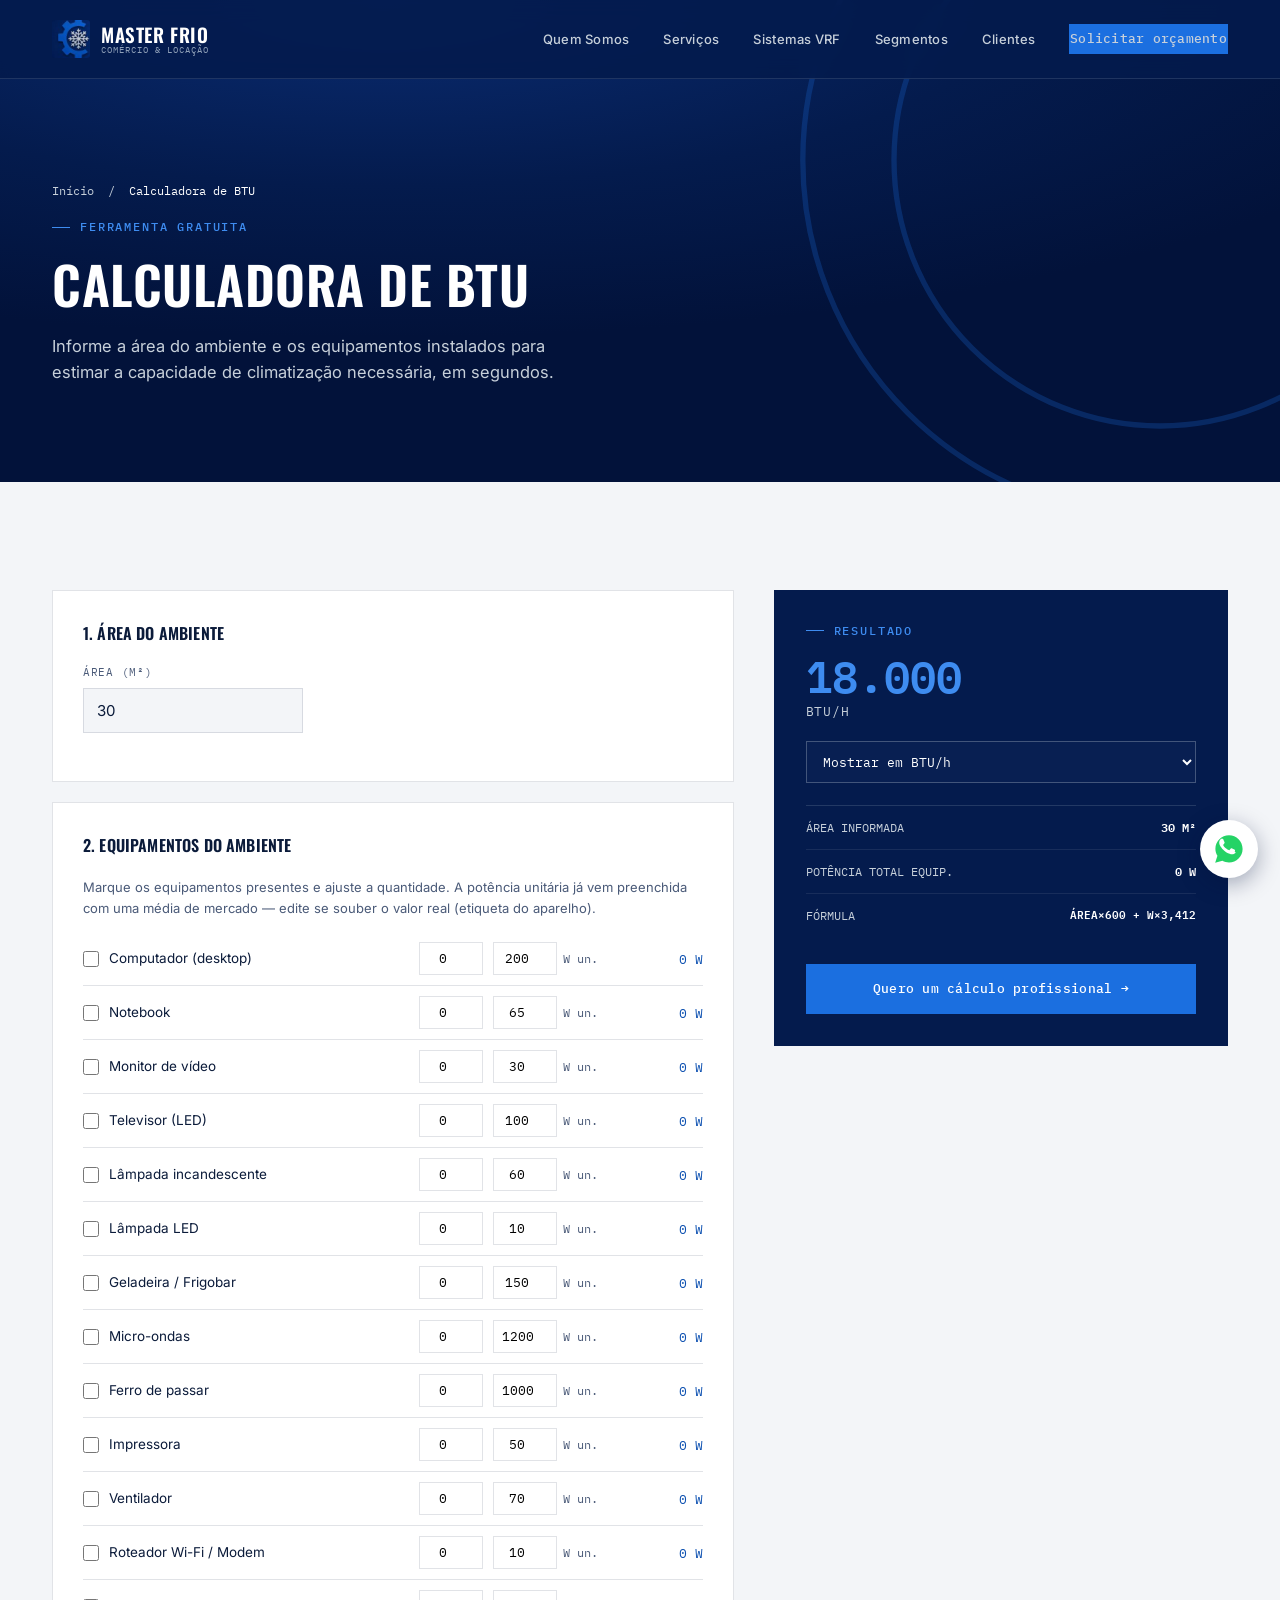
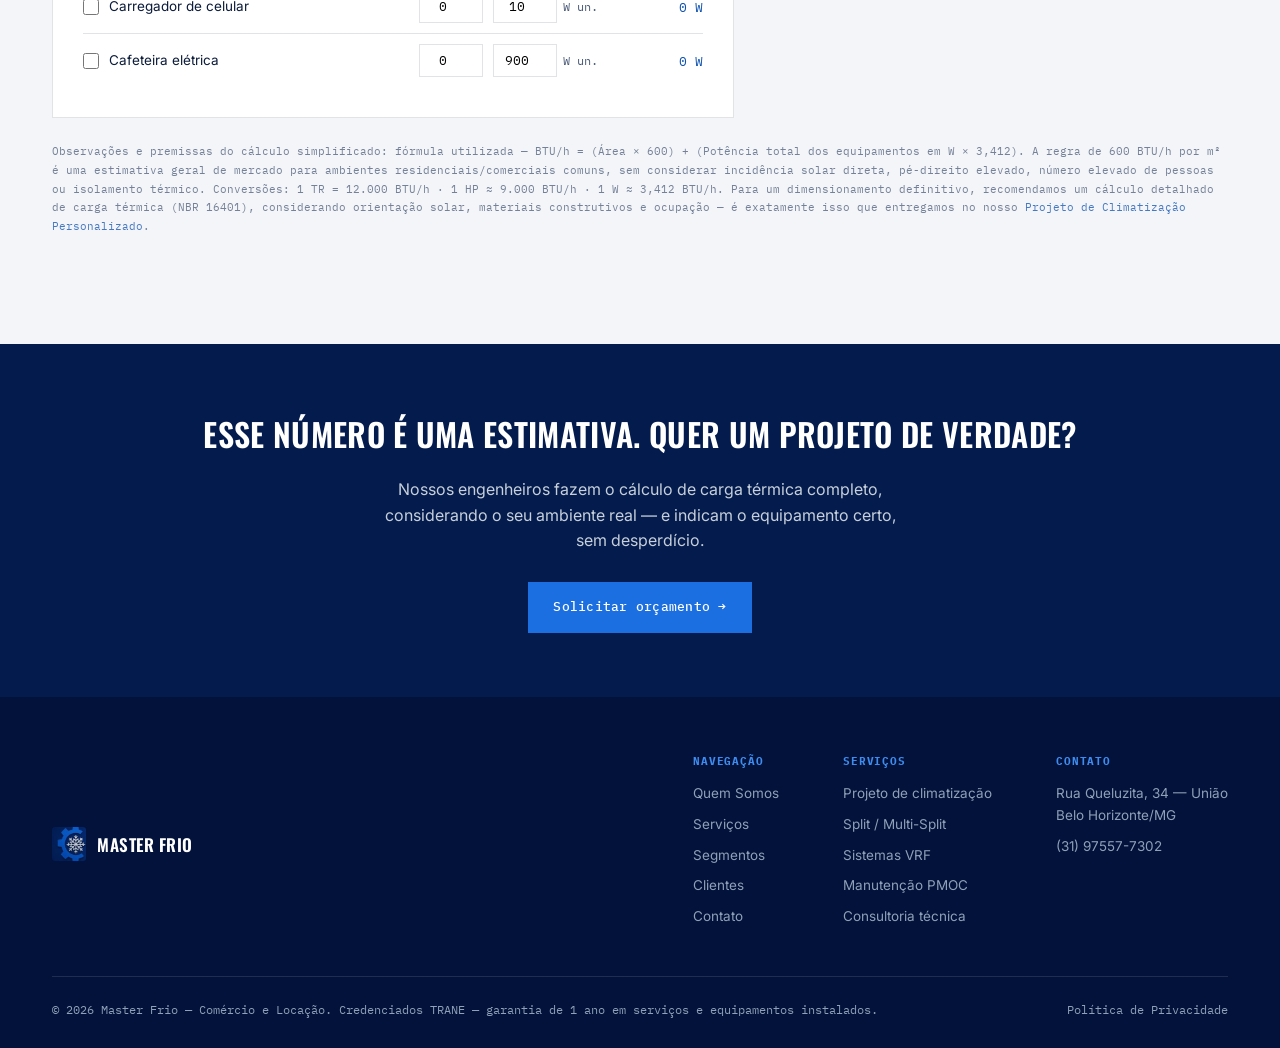
<file: calculadora-btu.html>
<!DOCTYPE html>
<html lang="pt-BR">
<head>
<meta charset="UTF-8">
<meta name="viewport" content="width=device-width, initial-scale=1.0">
<title>Calculadora de BTU Online — Master Frio</title>
<meta name="description" content="Calcule gratuitamente a capacidade de BTU/h necessária para climatizar seu ambiente, com base na área e nos equipamentos instalados. Ferramenta da Master Frio.">
<link rel="canonical" href="https://masterfrio.com.br/calculadora-btu.html">
<meta name="robots" content="index, follow">
<meta property="og:type" content="website">
<meta property="og:title" content="Calculadora de BTU Online — Master Frio">
<meta property="og:description" content="Calcule gratuitamente quantos BTUs seu ambiente precisa, com base na área e nos equipamentos instalados.">
<meta property="og:locale" content="pt_BR">
<link rel="icon" href="[data-uri]">
<link rel="preconnect" href="https://fonts.googleapis.com">
<link rel="preconnect" href="https://fonts.gstatic.com" crossorigin>
<link href="https://fonts.googleapis.com/css2?family=Oswald:wght@400;500;600;700&family=Inter:wght@400;500;600;700&family=IBM+Plex+Mono:wght@400;500;600&display=swap" rel="stylesheet">
<link rel="stylesheet" href="assets/styles.css">
<script type="application/ld+json">
{
  "@context": "https://schema.org",
  "@type": "WebApplication",
  "name": "Calculadora de BTU — Master Frio",
  "applicationCategory": "UtilitiesApplication",
  "operatingSystem": "Web",
  "description": "Calculadora simplificada que estima a capacidade de BTU/h necessária para climatizar um ambiente, com base na área e nos equipamentos que geram calor.",
  "provider": {
    "@type": "LocalBusiness",
    "name": "Master Frio — Refrigeração, Comércio e Locação",
    "telephone": "+55-31-97557-7302"
  }
}
</script>
<style>
  .calc-wrap{display:grid; grid-template-columns:1.2fr 0.8fr; gap:40px; align-items:start;}
  @media (max-width:900px){ .calc-wrap{grid-template-columns:1fr;} }
  .calc-card{background:#fff; border:1px solid var(--line-light); padding:30px;}
  .calc-card + .calc-card{margin-top:20px;}
  .calc-card h3{font-size:16px; margin-bottom:18px; letter-spacing:0.01em; color:var(--ink);}
  .calc-field{display:flex; flex-direction:column; gap:7px; margin-bottom:18px;}
  .calc-field label{font-family:var(--mono); font-size:10.5px; text-transform:uppercase; letter-spacing:.07em; color:var(--ink-soft);}
  .calc-field input{border:1px solid var(--line-light); background:var(--paper); padding:12px 13px; font-family:var(--body); font-size:15px; color:var(--ink); max-width:220px;}
  .calc-field input:focus-visible{outline:2px solid var(--cobalt); outline-offset:0;}

  .eq-row{
    display:grid; grid-template-columns:1fr 64px 110px 90px; gap:10px; align-items:center;
    padding:10px 0; border-top:1px solid var(--line-light); font-size:13.5px;
  }
  .eq-row:first-child{border-top:none;}
  .eq-check{display:flex; align-items:center; gap:10px; color:var(--ink); cursor:pointer;}
  .eq-check input{width:16px; height:16px; accent-color:var(--cobalt);}
  .eq-qty{width:64px; border:1px solid var(--line-light); padding:7px 8px; font-family:var(--mono); font-size:13px; text-align:center;}
  .eq-watt-label{display:flex; align-items:center; gap:6px; font-family:var(--mono); font-size:11.5px; color:var(--ink-soft);}
  .eq-watt{width:64px; border:1px solid var(--line-light); padding:7px 8px; font-family:var(--mono); font-size:13px; text-align:center;}
  .eq-subtotal{font-family:var(--mono); font-size:12.5px; color:var(--cobalt-deep); text-align:right;}
  @media (max-width:640px){
    .eq-row{grid-template-columns:1fr; gap:6px; padding:14px 0;}
    .eq-subtotal{text-align:left;}
  }

  .result-panel{background:var(--navy-deep); color:#fff; padding:32px; position:sticky; top:100px;}
  .result-panel .eyebrow{color:var(--cobalt-bright); margin-bottom:14px;}
  .result-btu{font-family:var(--mono); font-size:44px; font-weight:600; color:var(--cobalt-bright); line-height:1; margin:6px 0 4px;}
  .result-btu-unit{font-family:var(--mono); font-size:13px; color:var(--silver); text-transform:uppercase; letter-spacing:.06em;}
  .result-rows{margin-top:22px; border-top:1px solid rgba(199,208,218,0.16);}
  .result-rows .row{display:flex; justify-content:space-between; padding:12px 0; border-top:1px solid rgba(199,208,218,0.1); font-family:var(--mono); font-size:12px;}
  .result-rows .row:first-child{border-top:none;}
  .result-rows .k{color:var(--silver);}
  .result-rows .v{color:#fff; font-weight:600;}
  .unit-select{width:100%; margin-top:18px; border:1px solid rgba(199,208,218,0.3); background:var(--navy-panel-2); color:#fff; padding:11px 12px; font-family:var(--mono); font-size:12.5px;}
  .calc-note{font-family:var(--mono); font-size:11px; color:var(--ink-soft); opacity:0.75; line-height:1.7; margin-top:24px;}
</style>
</head>
<body>

<header>
  <div class="container nav-inner">
    <a href="index.html" class="logo">
      <img src="[data-uri]" alt="Master Frio">
      <span class="word"><b>Master Frio</b><small>Comércio &amp; Locação</small></span>
    </a>
    <nav class="links" id="navLinks">
      <a href="index.html#sobre">Quem Somos</a>
      <a href="index.html#servicos">Serviços</a>
      <a href="index.html#sistemas">Sistemas VRF</a>
      <a href="index.html#projetos">Segmentos</a>
      <a href="index.html#clientes">Clientes</a>
      <a href="index.html#contato" class="nav-cta">Solicitar orçamento</a>
    </nav>
    <button class="burger" id="burgerBtn" aria-label="Abrir menu" aria-expanded="false" aria-controls="navLinks">
      <span></span><span></span><span></span>
    </button>
  </div>
</header>

<div class="hero" style="padding-bottom:64px;">
  <div class="gear-ring">
    <svg viewBox="0 0 200 200" xmlns="http://www.w3.org/2000/svg">
      <g fill="none" stroke="#1B6FE0" stroke-width="1.4" opacity="0.5">
        <circle cx="100" cy="100" r="94"/>
        <circle cx="100" cy="100" r="70"/>
      </g>
    </svg>
  </div>
  <div class="container" style="position:relative; z-index:2;">
    <p class="form-note" style="color:var(--silver); margin-bottom:18px;"><a href="index.html" style="color:var(--silver);">Início</a> &nbsp;/&nbsp; <span style="color:#fff;">Calculadora de BTU</span></p>
    <div class="eyebrow on-dark">Ferramenta gratuita</div>
    <h1 style="margin:18px 0 20px; max-width:760px;">Calculadora de BTU</h1>
    <p class="lede">Informe a área do ambiente e os equipamentos instalados para estimar a capacidade de climatização necessária, em segundos.</p>
  </div>
</div>

<section>
  <div class="container">
    <div class="calc-wrap">
      <div>
        <div class="calc-card reveal">
          <h3>1. Área do ambiente</h3>
          <div class="calc-field">
            <label for="area">Área (m²)</label>
            <input type="number" id="area" min="0" value="30" step="0.5">
          </div>
        </div>

        <div class="calc-card reveal">
          <h3>2. Equipamentos do ambiente</h3>
          <p style="font-family:var(--body); font-size:13px; color:var(--ink-soft); margin-bottom:14px;">Marque os equipamentos presentes e ajuste a quantidade. A potência unitária já vem preenchida com uma média de mercado — edite se souber o valor real (etiqueta do aparelho).</p>
          <div class="eq-list">
      <div class="eq-row">
        <label class="eq-check">
          <input type="checkbox" id="eq0_use" data-watt="200" class="eq-input">
          <span>Computador (desktop)</span>
        </label>
        <input type="number" id="eq0_qty" class="eq-qty" min="0" value="0" aria-label="Quantidade de Computador (desktop)">
        <span class="eq-watt-label"><input type="number" id="eq0_watt" class="eq-watt" value="200" min="0" aria-label="Potência unitária de Computador (desktop) em watts"> W un.</span>
        <span class="eq-subtotal" id="eq0_sub">0 W</span>
      </div>
      <div class="eq-row">
        <label class="eq-check">
          <input type="checkbox" id="eq1_use" data-watt="65" class="eq-input">
          <span>Notebook</span>
        </label>
        <input type="number" id="eq1_qty" class="eq-qty" min="0" value="0" aria-label="Quantidade de Notebook">
        <span class="eq-watt-label"><input type="number" id="eq1_watt" class="eq-watt" value="65" min="0" aria-label="Potência unitária de Notebook em watts"> W un.</span>
        <span class="eq-subtotal" id="eq1_sub">0 W</span>
      </div>
      <div class="eq-row">
        <label class="eq-check">
          <input type="checkbox" id="eq2_use" data-watt="30" class="eq-input">
          <span>Monitor de vídeo</span>
        </label>
        <input type="number" id="eq2_qty" class="eq-qty" min="0" value="0" aria-label="Quantidade de Monitor de vídeo">
        <span class="eq-watt-label"><input type="number" id="eq2_watt" class="eq-watt" value="30" min="0" aria-label="Potência unitária de Monitor de vídeo em watts"> W un.</span>
        <span class="eq-subtotal" id="eq2_sub">0 W</span>
      </div>
      <div class="eq-row">
        <label class="eq-check">
          <input type="checkbox" id="eq3_use" data-watt="100" class="eq-input">
          <span>Televisor (LED)</span>
        </label>
        <input type="number" id="eq3_qty" class="eq-qty" min="0" value="0" aria-label="Quantidade de Televisor (LED)">
        <span class="eq-watt-label"><input type="number" id="eq3_watt" class="eq-watt" value="100" min="0" aria-label="Potência unitária de Televisor (LED) em watts"> W un.</span>
        <span class="eq-subtotal" id="eq3_sub">0 W</span>
      </div>
      <div class="eq-row">
        <label class="eq-check">
          <input type="checkbox" id="eq4_use" data-watt="60" class="eq-input">
          <span>Lâmpada incandescente</span>
        </label>
        <input type="number" id="eq4_qty" class="eq-qty" min="0" value="0" aria-label="Quantidade de Lâmpada incandescente">
        <span class="eq-watt-label"><input type="number" id="eq4_watt" class="eq-watt" value="60" min="0" aria-label="Potência unitária de Lâmpada incandescente em watts"> W un.</span>
        <span class="eq-subtotal" id="eq4_sub">0 W</span>
      </div>
      <div class="eq-row">
        <label class="eq-check">
          <input type="checkbox" id="eq5_use" data-watt="10" class="eq-input">
          <span>Lâmpada LED</span>
        </label>
        <input type="number" id="eq5_qty" class="eq-qty" min="0" value="0" aria-label="Quantidade de Lâmpada LED">
        <span class="eq-watt-label"><input type="number" id="eq5_watt" class="eq-watt" value="10" min="0" aria-label="Potência unitária de Lâmpada LED em watts"> W un.</span>
        <span class="eq-subtotal" id="eq5_sub">0 W</span>
      </div>
      <div class="eq-row">
        <label class="eq-check">
          <input type="checkbox" id="eq6_use" data-watt="150" class="eq-input">
          <span>Geladeira / Frigobar</span>
        </label>
        <input type="number" id="eq6_qty" class="eq-qty" min="0" value="0" aria-label="Quantidade de Geladeira / Frigobar">
        <span class="eq-watt-label"><input type="number" id="eq6_watt" class="eq-watt" value="150" min="0" aria-label="Potência unitária de Geladeira / Frigobar em watts"> W un.</span>
        <span class="eq-subtotal" id="eq6_sub">0 W</span>
      </div>
      <div class="eq-row">
        <label class="eq-check">
          <input type="checkbox" id="eq7_use" data-watt="1200" class="eq-input">
          <span>Micro-ondas</span>
        </label>
        <input type="number" id="eq7_qty" class="eq-qty" min="0" value="0" aria-label="Quantidade de Micro-ondas">
        <span class="eq-watt-label"><input type="number" id="eq7_watt" class="eq-watt" value="1200" min="0" aria-label="Potência unitária de Micro-ondas em watts"> W un.</span>
        <span class="eq-subtotal" id="eq7_sub">0 W</span>
      </div>
      <div class="eq-row">
        <label class="eq-check">
          <input type="checkbox" id="eq8_use" data-watt="1000" class="eq-input">
          <span>Ferro de passar</span>
        </label>
        <input type="number" id="eq8_qty" class="eq-qty" min="0" value="0" aria-label="Quantidade de Ferro de passar">
        <span class="eq-watt-label"><input type="number" id="eq8_watt" class="eq-watt" value="1000" min="0" aria-label="Potência unitária de Ferro de passar em watts"> W un.</span>
        <span class="eq-subtotal" id="eq8_sub">0 W</span>
      </div>
      <div class="eq-row">
        <label class="eq-check">
          <input type="checkbox" id="eq9_use" data-watt="50" class="eq-input">
          <span>Impressora</span>
        </label>
        <input type="number" id="eq9_qty" class="eq-qty" min="0" value="0" aria-label="Quantidade de Impressora">
        <span class="eq-watt-label"><input type="number" id="eq9_watt" class="eq-watt" value="50" min="0" aria-label="Potência unitária de Impressora em watts"> W un.</span>
        <span class="eq-subtotal" id="eq9_sub">0 W</span>
      </div>
      <div class="eq-row">
        <label class="eq-check">
          <input type="checkbox" id="eq10_use" data-watt="70" class="eq-input">
          <span>Ventilador</span>
        </label>
        <input type="number" id="eq10_qty" class="eq-qty" min="0" value="0" aria-label="Quantidade de Ventilador">
        <span class="eq-watt-label"><input type="number" id="eq10_watt" class="eq-watt" value="70" min="0" aria-label="Potência unitária de Ventilador em watts"> W un.</span>
        <span class="eq-subtotal" id="eq10_sub">0 W</span>
      </div>
      <div class="eq-row">
        <label class="eq-check">
          <input type="checkbox" id="eq11_use" data-watt="10" class="eq-input">
          <span>Roteador Wi-Fi / Modem</span>
        </label>
        <input type="number" id="eq11_qty" class="eq-qty" min="0" value="0" aria-label="Quantidade de Roteador Wi-Fi / Modem">
        <span class="eq-watt-label"><input type="number" id="eq11_watt" class="eq-watt" value="10" min="0" aria-label="Potência unitária de Roteador Wi-Fi / Modem em watts"> W un.</span>
        <span class="eq-subtotal" id="eq11_sub">0 W</span>
      </div>
      <div class="eq-row">
        <label class="eq-check">
          <input type="checkbox" id="eq12_use" data-watt="10" class="eq-input">
          <span>Carregador de celular</span>
        </label>
        <input type="number" id="eq12_qty" class="eq-qty" min="0" value="0" aria-label="Quantidade de Carregador de celular">
        <span class="eq-watt-label"><input type="number" id="eq12_watt" class="eq-watt" value="10" min="0" aria-label="Potência unitária de Carregador de celular em watts"> W un.</span>
        <span class="eq-subtotal" id="eq12_sub">0 W</span>
      </div>
      <div class="eq-row">
        <label class="eq-check">
          <input type="checkbox" id="eq13_use" data-watt="900" class="eq-input">
          <span>Cafeteira elétrica</span>
        </label>
        <input type="number" id="eq13_qty" class="eq-qty" min="0" value="0" aria-label="Quantidade de Cafeteira elétrica">
        <span class="eq-watt-label"><input type="number" id="eq13_watt" class="eq-watt" value="900" min="0" aria-label="Potência unitária de Cafeteira elétrica em watts"> W un.</span>
        <span class="eq-subtotal" id="eq13_sub">0 W</span>
      </div>
          </div>
        </div>
      </div>

      <div class="result-panel reveal">
        <div class="eyebrow">Resultado</div>
        <div class="result-btu" id="resultValue">0</div>
        <div class="result-btu-unit" id="resultUnitLabel">BTU/h</div>

        <select class="unit-select" id="unitSelect" aria-label="Escolher unidade do resultado">
          <option value="btu">Mostrar em BTU/h</option>
          <option value="tr">Mostrar em TR (Tonelada de Refrigeração)</option>
          <option value="hp">Mostrar em HP</option>
          <option value="w">Mostrar em W</option>
        </select>

        <div class="result-rows">
          <div class="row"><span class="k">ÁREA INFORMADA</span><span class="v" id="rArea">30 M²</span></div>
          <div class="row"><span class="k">POTÊNCIA TOTAL EQUIP.</span><span class="v" id="rWatt">0 W</span></div>
          <div class="row"><span class="k">FÓRMULA</span><span class="v" style="font-size:10.5px;">ÁREA×600 + W×3,412</span></div>
        </div>

        <div class="hero-actions" style="margin-top:26px;">
          <a href="index.html#contato" class="btn btn-primary track-cta" style="width:100%; justify-content:center;">Quero um cálculo profissional →</a>
        </div>
      </div>
    </div>

    <p class="calc-note">Observações e premissas do cálculo simplificado: fórmula utilizada — BTU/h = (Área × 600) + (Potência total dos equipamentos em W × 3,412). A regra de 600 BTU/h por m² é uma estimativa geral de mercado para ambientes residenciais/comerciais comuns, sem considerar incidência solar direta, pé-direito elevado, número elevado de pessoas ou isolamento térmico. Conversões: 1 TR = 12.000 BTU/h · 1 HP ≈ 9.000 BTU/h · 1 W ≈ 3,412 BTU/h. Para um dimensionamento definitivo, recomendamos um cálculo detalhado de carga térmica (NBR 16401), considerando orientação solar, materiais construtivos e ocupação — é exatamente isso que entregamos no nosso <a href="servicos/projeto-climatizacao.html" style="color:var(--cobalt-deep);">Projeto de Climatização Personalizado</a>.</p>
  </div>
</section>

<section style="background:var(--navy-deep); padding:64px 0;">
  <div class="container" style="text-align:center;">
    <h2 style="color:#fff; font-size:clamp(22px,3vw,32px); margin-bottom:18px;">Esse número é uma estimativa. Quer um projeto de verdade?</h2>
    <p style="font-family:var(--body); text-transform:none; letter-spacing:0; color:var(--silver); max-width:520px; margin:0 auto 28px;">Nossos engenheiros fazem o cálculo de carga térmica completo, considerando o seu ambiente real — e indicam o equipamento certo, sem desperdício.</p>
    <a href="index.html#contato" class="btn btn-primary track-cta">Solicitar orçamento →</a>
  </div>
</section>

<footer>
  <div class="container">
    <div class="footer-top">
      <div class="footer-logo">
        <img src="[data-uri]" alt="Master Frio">
        <b>Master Frio</b>
      </div>
      <div class="footer-cols">
        <div class="footer-col">
          <h6>Navegação</h6>
          <a href="index.html#sobre">Quem Somos</a>
          <a href="index.html#servicos">Serviços</a>
          <a href="index.html#projetos">Segmentos</a>
          <a href="index.html#clientes">Clientes</a>
          <a href="index.html#contato">Contato</a>
        </div>
        <div class="footer-col">
          <h6>Serviços</h6>
          <a href="servicos/projeto-climatizacao.html">Projeto de climatização</a>
          <a href="servicos/instalacao-split-multisplit.html">Split / Multi-Split</a>
          <a href="servicos/sistema-vrf.html">Sistemas VRF</a>
          <a href="servicos/manutencao-pmoc.html">Manutenção PMOC</a>
          <a href="servicos/consultoria-tecnica.html">Consultoria técnica</a>
        </div>
        <div class="footer-col">
          <h6>Contato</h6>
          <p>Rua Queluzita, 34 — União<br>Belo Horizonte/MG</p>
          <p>(31) 97557-7302</p>
        </div>
      </div>
    </div>
    <div class="footer-bottom">
      <span>© <span id="year"></span> Master Frio — Comércio e Locação. Credenciados TRANE — garantia de 1 ano em serviços e equipamentos instalados.</span>
      <span><a href="privacidade.html" style="color:inherit;">Política de Privacidade</a></span>
    </div>
  </div>
</footer>

<a href="https://wa.me/5531975577302?text=Ol%C3%A1!%20Usei%20a%20calculadora%20de%20BTU%20do%20site%20e%20queria%20um%20c%C3%A1lculo%20profissional." target="_blank" rel="noopener" class="wa-float track-whatsapp" aria-label="Falar no WhatsApp">
  <svg viewBox="0 0 32 32" fill="none"><path d="M16 3C9 3 3.2 8.7 3.2 15.7c0 2.4.7 4.7 1.9 6.7L3 29l6.8-2c1.9 1.1 4 1.6 6.2 1.6 7 0 12.8-5.7 12.8-12.7C28.8 8.7 23 3 16 3Z" fill="#25D366"/><path d="M22.4 19.1c-.3.9-1.7 1.6-2.6 1.8-.7.1-1.6.2-4.7-1-3.9-1.6-6.5-5.6-6.7-5.9-.2-.3-1.6-2.1-1.6-4 0-1.9 1-2.8 1.3-3.2.3-.4.7-.5 1-.5h.7c.2 0 .5 0 .8.6.3.7 1.1 2.6 1.2 2.8.1.2.2.4 0 .7-.1.3-.2.4-.4.6l-.6.7c-.2.2-.4.4-.2.8.2.4 1 1.6 2.1 2.6 1.4 1.3 2.6 1.7 3 1.9.4.2.6.1.8-.1l1.2-1.4c.3-.3.5-.3.8-.2l2.5 1.2c.3.1.5.2.6.4.1.2.1 1-.2 1.9Z" fill="#fff"/></svg>
</a>

<script>
  const burger = document.getElementById('burgerBtn');
  const navLinks = document.getElementById('navLinks');
  function setMenu(open){
    navLinks.classList.toggle('open', open);
    burger.setAttribute('aria-expanded', open ? 'true' : 'false');
  }
  burger.addEventListener('click', () => setMenu(!navLinks.classList.contains('open')));
  navLinks.querySelectorAll('a').forEach(a => a.addEventListener('click', () => setMenu(false)));
  document.addEventListener('keydown', (e) => { if (e.key === 'Escape') setMenu(false); });

  const observer = new IntersectionObserver((entries) => {
    entries.forEach(e => { if (e.isIntersecting) { e.target.classList.add('in'); observer.unobserve(e.target); } });
  }, { threshold: 0.1 });
  document.querySelectorAll('.reveal').forEach(el => observer.observe(el));

  document.getElementById('year').textContent = new Date().getFullYear();

  function track(eventName, label){ if (typeof gtag === 'function') gtag('event', eventName, { label: label }); }
  document.querySelectorAll('.track-whatsapp').forEach(el => el.addEventListener('click', () => track('click_whatsapp', 'whatsapp_calculadora')));
  document.querySelectorAll('.track-cta').forEach(el => el.addEventListener('click', () => track('click_cta_orcamento', 'calculadora_btu')));

  // ---------- Lógica da calculadora ----------
  const areaInput = document.getElementById('area');
  const unitSelect = document.getElementById('unitSelect');
  const resultValue = document.getElementById('resultValue');
  const resultUnitLabel = document.getElementById('resultUnitLabel');
  const rArea = document.getElementById('rArea');
  const rWatt = document.getElementById('rWatt');

  const eqIds = Array.from({length: 14}, (_, i) => `eq${i}`);

  function fmt(n){ return n.toLocaleString('pt-BR', {maximumFractionDigits: 0}); }

  function calculate(){
    const area = parseFloat(areaInput.value) || 0;
    let totalWatt = 0;

    eqIds.forEach(id => {
      const use = document.getElementById(`${id}_use`).checked;
      const qty = parseFloat(document.getElementById(`${id}_qty`).value) || 0;
      const watt = parseFloat(document.getElementById(`${id}_watt`).value) || 0;
      const sub = use ? qty * watt : 0;
      document.getElementById(`${id}_sub`).textContent = fmt(sub) + ' W';
      totalWatt += sub;
    });

    const btuH = Math.round(area * 600 + totalWatt * 3.412);

    let displayValue = btuH;
    let unitLabel = 'BTU/h';
    const unit = unitSelect.value;
    if (unit === 'tr'){ displayValue = btuH / 12000; unitLabel = 'TR (Tonelada de Refrigeração)'; }
    else if (unit === 'hp'){ displayValue = btuH / 9000; unitLabel = 'HP'; }
    else if (unit === 'w'){ displayValue = btuH / 3.412; unitLabel = 'W'; }

    resultValue.textContent = unit === 'btu' ? fmt(displayValue) : displayValue.toLocaleString('pt-BR', {maximumFractionDigits: 2});
    resultUnitLabel.textContent = unitLabel;
    rArea.textContent = fmt(area) + ' M²';
    rWatt.textContent = fmt(totalWatt) + ' W';
  }

  document.querySelectorAll('.eq-input, .eq-qty, .eq-watt').forEach(el => el.addEventListener('input', calculate));
  areaInput.addEventListener('input', calculate);
  unitSelect.addEventListener('change', calculate);
  calculate();
</script>
</body>
</html>
</file>
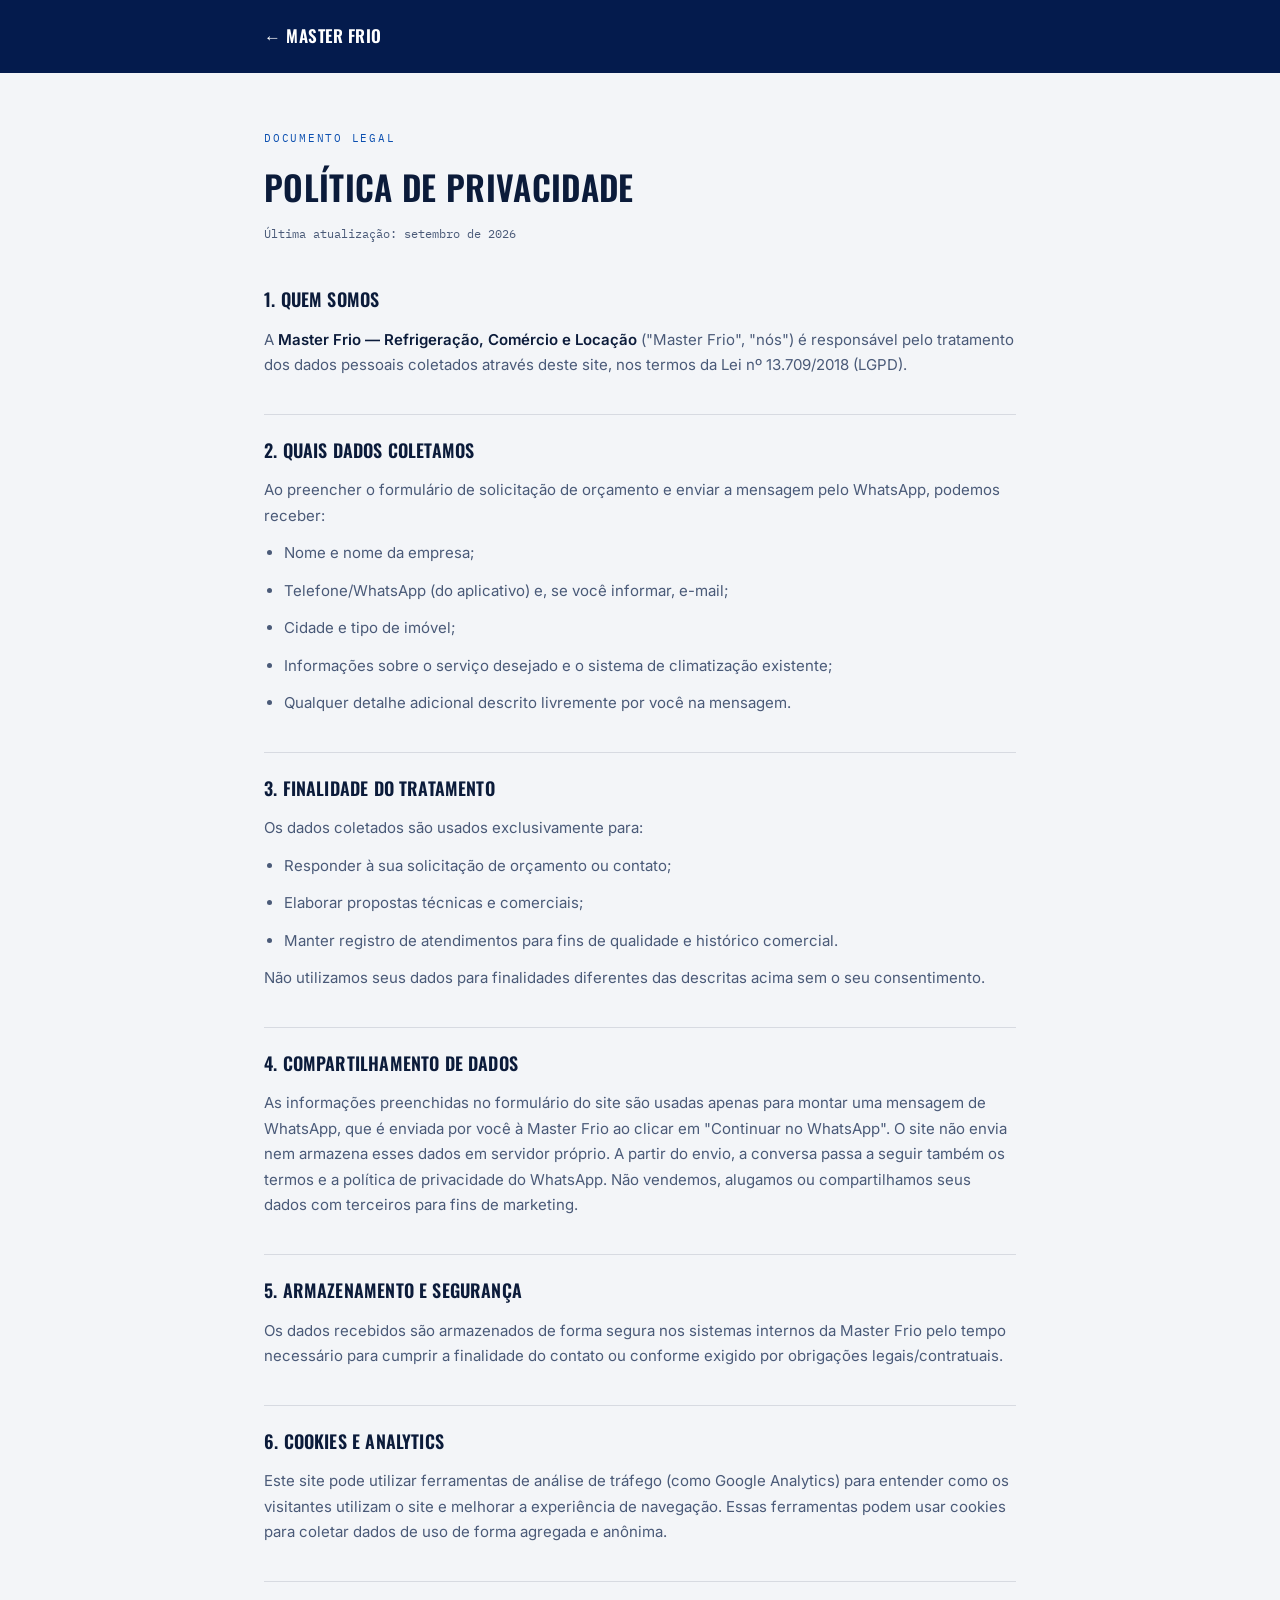
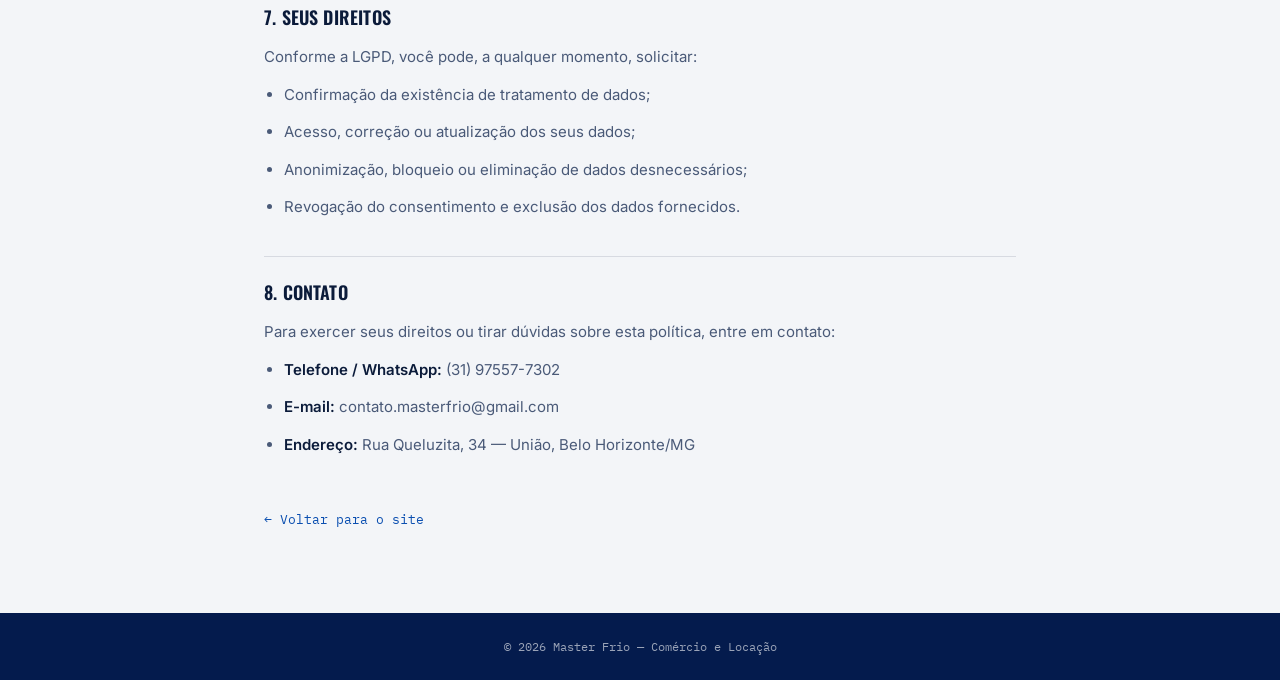
<file: privacidade.html>
<!DOCTYPE html>
<html lang="pt-BR">
<head>
<meta charset="UTF-8">
<meta name="viewport" content="width=device-width, initial-scale=1.0">
<title>Política de Privacidade — Master Frio</title>
<meta name="robots" content="noindex">
<link href="https://fonts.googleapis.com/css2?family=Oswald:wght@500;600;700&family=Inter:wght@400;500;600;700&family=IBM+Plex+Mono:wght@400;500&display=swap" rel="stylesheet">
<style>
  :root{
    --navy-deep:#041B4D; --cobalt:#1B6FE0; --cobalt-deep:#0B4FB0;
    --paper:#F3F5F8; --ink:#0B1B3A; --ink-soft:#4A5A78; --line-light:rgba(11,27,58,0.12);
    --display:'Oswald', sans-serif; --body:'Inter', sans-serif; --mono:'IBM Plex Mono', monospace;
  }
  *{box-sizing:border-box; margin:0; padding:0;}
  body{font-family:var(--body); background:var(--paper); color:var(--ink); line-height:1.7;}
  a:focus-visible, button:focus-visible{outline:2px solid var(--cobalt); outline-offset:2px;}
  header{background:var(--navy-deep); padding:22px 0;}
  .container{max-width:800px; margin:0 auto; padding:0 24px;}
  header a{color:#fff; font-family:var(--display); font-weight:600; text-transform:uppercase; letter-spacing:0.03em; font-size:17px; text-decoration:none;}
  main{padding:56px 0 80px;}
  .eyebrow{font-family:var(--mono); font-size:11px; letter-spacing:.16em; text-transform:uppercase; color:var(--cobalt-deep); margin-bottom:10px;}
  h1{font-family:var(--display); font-weight:600; text-transform:uppercase; font-size:clamp(24px,4vw,34px); margin-bottom:8px; letter-spacing:0.01em;}
  .updated{font-family:var(--mono); font-size:12px; color:var(--ink-soft); margin-bottom:40px;}
  h2{font-family:var(--display); font-weight:600; font-size:18px; text-transform:uppercase; letter-spacing:0.01em; margin:36px 0 12px; padding-top:20px; border-top:1px solid var(--line-light);}
  h2:first-of-type{border-top:none; padding-top:0;}
  p, li{font-size:15px; color:var(--ink-soft); margin-bottom:12px;}
  ul{padding-left:20px; margin-bottom:12px;}
  strong{color:var(--ink); font-weight:600;}
  a{color:var(--cobalt-deep);}
  footer{background:var(--navy-deep); padding:24px 0; text-align:center;}
  footer p{color:rgba(255,255,255,0.6); font-family:var(--mono); font-size:11.5px; margin:0;}
  .back{display:inline-block; margin-top:40px; font-family:var(--mono); font-size:13px; color:var(--cobalt-deep); text-decoration:none;}
</style>
</head>
<body>
<header>
  <div class="container"><a href="index.html">← Master Frio</a></div>
</header>
<main>
  <div class="container">
    <div class="eyebrow">Documento legal</div>
    <h1>Política de Privacidade</h1>
    <p class="updated">Última atualização: setembro de 2026</p>

    <h2>1. Quem somos</h2>
    <p>A <strong>Master Frio — Refrigeração, Comércio e Locação</strong> ("Master Frio", "nós") é responsável pelo tratamento dos dados pessoais coletados através deste site, nos termos da Lei nº 13.709/2018 (LGPD).</p>

    <h2>2. Quais dados coletamos</h2>
    <p>Ao preencher o formulário de solicitação de orçamento e enviar a mensagem pelo WhatsApp, podemos receber:</p>
    <ul>
      <li>Nome e nome da empresa;</li>
      <li>Telefone/WhatsApp (do aplicativo) e, se você informar, e-mail;</li>
      <li>Cidade e tipo de imóvel;</li>
      <li>Informações sobre o serviço desejado e o sistema de climatização existente;</li>
      <li>Qualquer detalhe adicional descrito livremente por você na mensagem.</li>
    </ul>

    <h2>3. Finalidade do tratamento</h2>
    <p>Os dados coletados são usados exclusivamente para:</p>
    <ul>
      <li>Responder à sua solicitação de orçamento ou contato;</li>
      <li>Elaborar propostas técnicas e comerciais;</li>
      <li>Manter registro de atendimentos para fins de qualidade e histórico comercial.</li>
    </ul>
    <p>Não utilizamos seus dados para finalidades diferentes das descritas acima sem o seu consentimento.</p>

    <h2>4. Compartilhamento de dados</h2>
    <p>As informações preenchidas no formulário do site são usadas apenas para montar uma mensagem de WhatsApp, que é enviada por você à Master Frio ao clicar em "Continuar no WhatsApp". O site não envia nem armazena esses dados em servidor próprio. A partir do envio, a conversa passa a seguir também os termos e a política de privacidade do WhatsApp. Não vendemos, alugamos ou compartilhamos seus dados com terceiros para fins de marketing.</p>

    <h2>5. Armazenamento e segurança</h2>
    <p>Os dados recebidos são armazenados de forma segura nos sistemas internos da Master Frio pelo tempo necessário para cumprir a finalidade do contato ou conforme exigido por obrigações legais/contratuais.</p>

    <h2>6. Cookies e analytics</h2>
    <p>Este site pode utilizar ferramentas de análise de tráfego (como Google Analytics) para entender como os visitantes utilizam o site e melhorar a experiência de navegação. Essas ferramentas podem usar cookies para coletar dados de uso de forma agregada e anônima.</p>

    <h2>7. Seus direitos</h2>
    <p>Conforme a LGPD, você pode, a qualquer momento, solicitar:</p>
    <ul>
      <li>Confirmação da existência de tratamento de dados;</li>
      <li>Acesso, correção ou atualização dos seus dados;</li>
      <li>Anonimização, bloqueio ou eliminação de dados desnecessários;</li>
      <li>Revogação do consentimento e exclusão dos dados fornecidos.</li>
    </ul>

    <h2>8. Contato</h2>
    <p>Para exercer seus direitos ou tirar dúvidas sobre esta política, entre em contato:</p>
    <ul>
      <li><strong>Telefone / WhatsApp:</strong> (31) 97557-7302</li>
      <li><strong>E-mail:</strong> contato.masterfrio@gmail.com</li>
      <li><strong>Endereço:</strong> Rua Queluzita, 34 — União, Belo Horizonte/MG</li>
    </ul>

    <a class="back" href="index.html">← Voltar para o site</a>
  </div>
</main>
<footer>
  <p>© 2026 Master Frio — Comércio e Locação</p>
</footer>
</body>
</html>
</file>
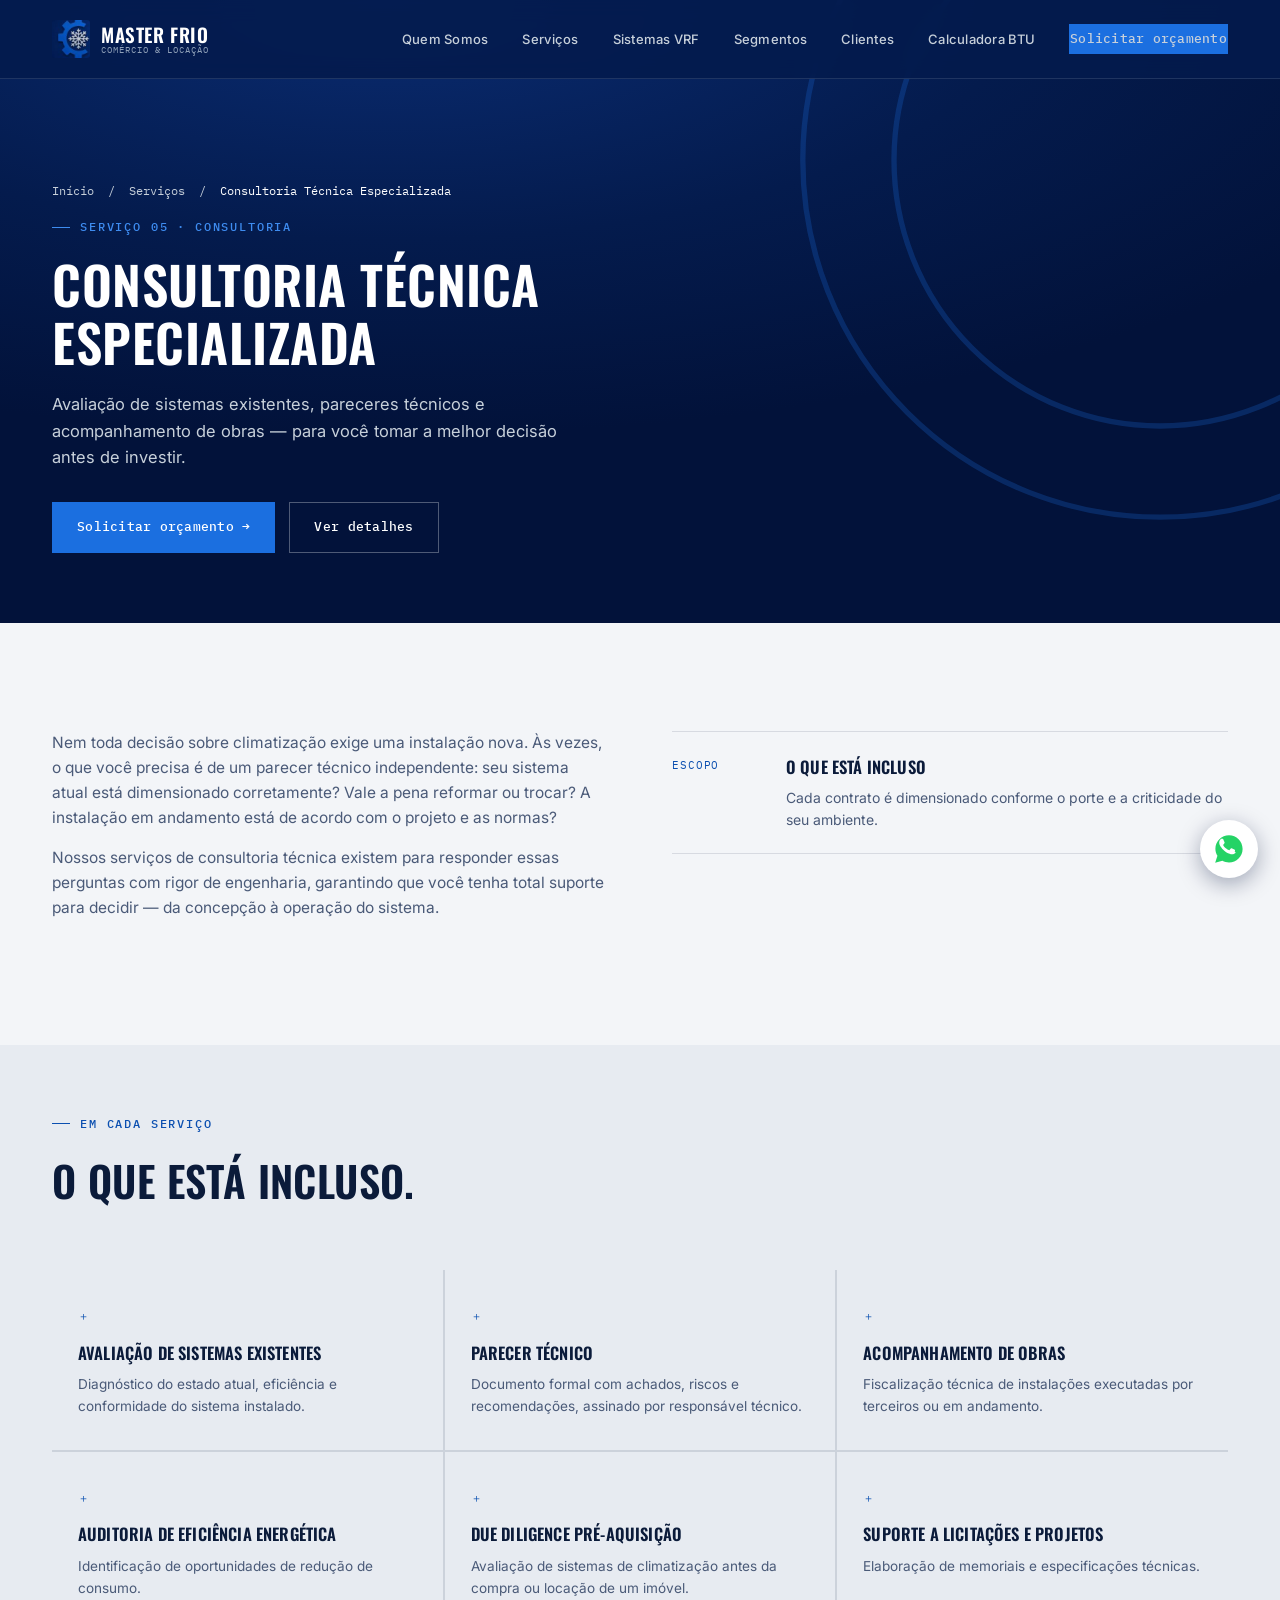
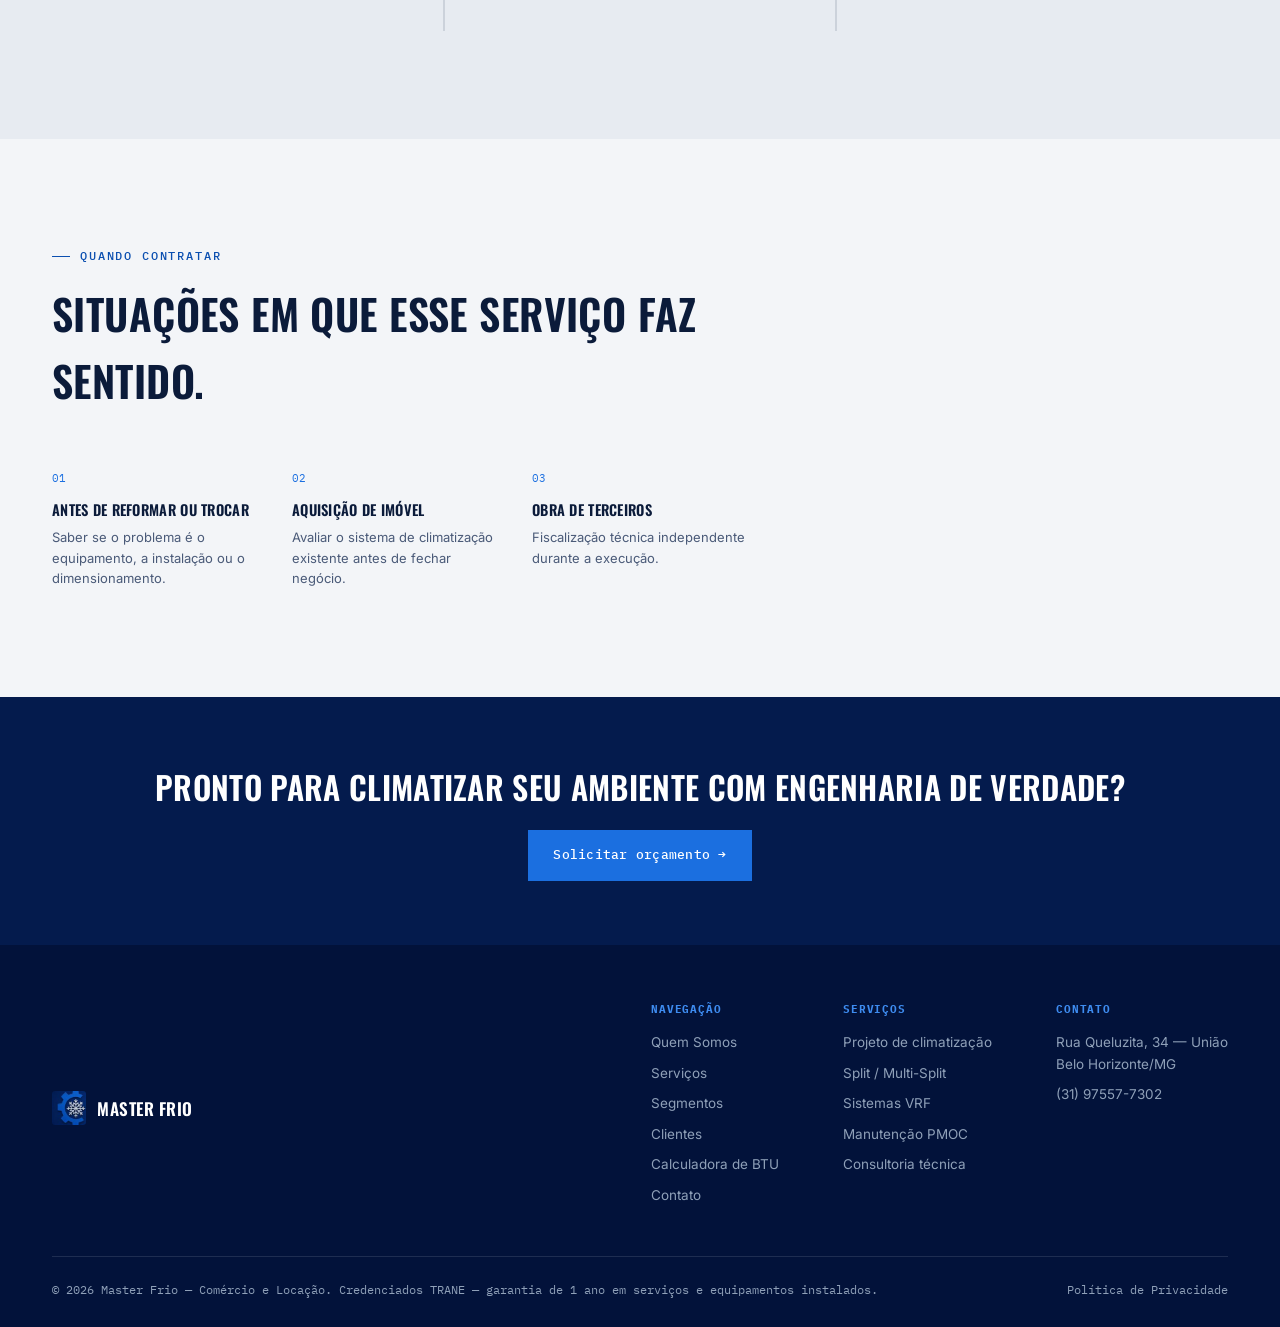
<file: servicos/consultoria-tecnica.html>
<!DOCTYPE html>
<html lang="pt-BR">
<head>
<meta charset="UTF-8">
<meta name="viewport" content="width=device-width, initial-scale=1.0">
<title>Consultoria Técnica em Climatização | Master Frio</title>
<meta name="description" content="Consultoria técnica especializada: avaliação de sistemas existentes, pareceres técnicos e acompanhamento de obras. Master Frio, Belo Horizonte.">
<link rel="canonical" href="https://masterfrio.com.br/servicos/consultoria-tecnica.html">
<meta name="robots" content="index, follow">
<meta property="og:type" content="website">
<meta property="og:title" content="Consultoria Técnica em Climatização | Master Frio">
<meta property="og:description" content="Consultoria técnica especializada: avaliação de sistemas existentes, pareceres técnicos e acompanhamento de obras. Master Frio, Belo Horizonte.">
<meta property="og:locale" content="pt_BR">
<link rel="icon" href="[data-uri]">
<link rel="preconnect" href="https://fonts.googleapis.com">
<link rel="preconnect" href="https://fonts.gstatic.com" crossorigin>
<link href="https://fonts.googleapis.com/css2?family=Oswald:wght@400;500;600;700&family=Inter:wght@400;500;600;700&family=IBM+Plex+Mono:wght@400;500;600&display=swap" rel="stylesheet">
<link rel="stylesheet" href="../assets/styles.css">
<script type="application/ld+json">
{
  "@context": "https://schema.org",
  "@type": "Service",
  "serviceType": "Consultoria técnica em climatização comercial e industrial",
  "description": "Avaliação de sistemas existentes, pareceres técnicos e acompanhamento de obras de climatização comercial e industrial.",
  "provider": {
    "@type": "LocalBusiness",
    "name": "Master Frio — Refrigeração, Comércio e Locação",
    "telephone": "+55-31-97557-7302",
    "address": {
      "@type": "PostalAddress",
      "streetAddress": "Rua Queluzita, 34 — União",
      "addressLocality": "Belo Horizonte",
      "addressRegion": "MG",
      "addressCountry": "BR"
    }
  },
  "areaServed": "Belo Horizonte e região metropolitana"
}
</script>
<!--
  Google Analytics 4 (desativado por padrão).
  Para ativar: descomente as duas tags abaixo e troque G-XXXXXXXXXX pelo seu ID de medição.

  <script async src="https://www.googletagmanager.com/gtag/js?id=G-XXXXXXXXXX"></script>
  <script>
    window.dataLayer = window.dataLayer || [];
    function gtag(){dataLayer.push(arguments);}
    gtag('js', new Date());
    gtag('config', 'G-XXXXXXXXXX');
  </script>
-->
</head>
<body>

<header>
  <div class="container nav-inner">
    <a href="../index.html" class="logo">
      <img src="[data-uri]" alt="Master Frio">
      <span class="word"><b>Master Frio</b><small>Comércio &amp; Locação</small></span>
    </a>
    <nav class="links" id="navLinks">
      <a href="../index.html#sobre">Quem Somos</a>
      <a href="../index.html#servicos">Serviços</a>
      <a href="../index.html#sistemas">Sistemas VRF</a>
      <a href="../index.html#projetos">Segmentos</a>
      <a href="../index.html#clientes">Clientes</a>
      <a href="../calculadora-btu.html">Calculadora BTU</a>
      <a href="../index.html#contato" class="nav-cta">Solicitar orçamento</a>
    </nav>
    <button class="burger" id="burgerBtn" aria-label="Abrir menu" aria-expanded="false" aria-controls="navLinks">
      <span></span><span></span><span></span>
    </button>
  </div>
</header>


<div class="hero" style="padding-bottom:70px;">
  <div class="gear-ring">
    <svg viewBox="0 0 200 200" xmlns="http://www.w3.org/2000/svg">
      <g fill="none" stroke="#1B6FE0" stroke-width="1.4" opacity="0.5">
        <circle cx="100" cy="100" r="94"/>
        <circle cx="100" cy="100" r="70"/>
      </g>
    </svg>
  </div>
  <div class="container" style="position:relative; z-index:2;">
    <p class="form-note" style="color:var(--silver); margin-bottom:18px;"><a href="../index.html" style="color:var(--silver);">Início</a> &nbsp;/&nbsp; <a href="../index.html#servicos" style="color:var(--silver);">Serviços</a> &nbsp;/&nbsp; <span style="color:#fff;">Consultoria Técnica Especializada</span></p>
    <div class="eyebrow on-dark">Serviço 05 · Consultoria</div>
    <h1 style="margin:18px 0 20px; max-width:760px;">Consultoria Técnica Especializada</h1>
    <p class="lede">Avaliação de sistemas existentes, pareceres técnicos e acompanhamento de obras — para você tomar a melhor decisão antes de investir.</p>
    <div class="hero-actions">
      <a href="../index.html#contato" class="btn btn-primary track-cta">Solicitar orçamento →</a>
      <a href="#detalhes" class="btn btn-ghost">Ver detalhes</a>
    </div>
  </div>
</div>

<section id="detalhes">
  <div class="container">
    <div class="about-grid">
      <div class="about-copy reveal">
        <p>Nem toda decisão sobre climatização exige uma instalação nova. Às vezes, o que você precisa é de um parecer técnico independente: seu sistema atual está dimensionado corretamente? Vale a pena reformar ou trocar? A instalação em andamento está de acordo com o projeto e as normas?</p>
<p>Nossos serviços de consultoria técnica existem para responder essas perguntas com rigor de engenharia, garantindo que você tenha total suporte para decidir — da concepção à operação do sistema.</p>
      </div>
      <div class="pillars reveal">
        <div class="pillar">
          <span class="tag">Escopo</span>
          <div><h4>O que está incluso</h4><p>Cada contrato é dimensionado conforme o porte e a criticidade do seu ambiente.</p></div>
        </div>
      </div>
    </div>
  </div>
</section>

<section style="background:var(--paper-2); padding-top:70px;">
  <div class="container">
    <div class="sec-head reveal">
      <div class="eyebrow on-light">Em cada serviço</div>
      <h2>O que está incluso.</h2>
    </div>
    <div class="diff-grid reveal">
      <div class="diff-card"><span class="n">＋</span><h4>Avaliação de sistemas existentes</h4><p>Diagnóstico do estado atual, eficiência e conformidade do sistema instalado.</p></div>
<div class="diff-card"><span class="n">＋</span><h4>Parecer técnico</h4><p>Documento formal com achados, riscos e recomendações, assinado por responsável técnico.</p></div>
<div class="diff-card"><span class="n">＋</span><h4>Acompanhamento de obras</h4><p>Fiscalização técnica de instalações executadas por terceiros ou em andamento.</p></div>
<div class="diff-card"><span class="n">＋</span><h4>Auditoria de eficiência energética</h4><p>Identificação de oportunidades de redução de consumo.</p></div>
<div class="diff-card"><span class="n">＋</span><h4>Due diligence pré-aquisição</h4><p>Avaliação de sistemas de climatização antes da compra ou locação de um imóvel.</p></div>
<div class="diff-card"><span class="n">＋</span><h4>Suporte a licitações e projetos</h4><p>Elaboração de memoriais e especificações técnicas.</p></div>
    </div>
  </div>
</section>

<section>
  <div class="container">
    <div class="sec-head reveal">
      <div class="eyebrow on-light">Quando contratar</div>
      <h2>Situações em que esse serviço faz sentido.</h2>
    </div>
    <div class="values-strip reveal" style="margin-top:0; padding-top:0; border-top:none;">
      <div class="value-item"><span class="num">01</span><h5>Antes de reformar ou trocar</h5><p>Saber se o problema é o equipamento, a instalação ou o dimensionamento.</p></div>
<div class="value-item"><span class="num">02</span><h5>Aquisição de imóvel</h5><p>Avaliar o sistema de climatização existente antes de fechar negócio.</p></div>
<div class="value-item"><span class="num">03</span><h5>Obra de terceiros</h5><p>Fiscalização técnica independente durante a execução.</p></div>
    </div>
  </div>
</section>

<section style="background:var(--navy-deep); padding:64px 0;">
  <div class="container" style="text-align:center;">
    <h2 style="color:#fff; font-size:clamp(22px,3vw,32px); margin-bottom:18px;">Pronto para climatizar seu ambiente com engenharia de verdade?</h2>
    <a href="../index.html#contato" class="btn btn-primary track-cta">Solicitar orçamento →</a>
  </div>
</section>

<footer>
  <div class="container">
    <div class="footer-top">
      <div class="footer-logo">
        <img src="[data-uri]" alt="Master Frio">
        <b>Master Frio</b>
      </div>
      <div class="footer-cols">
        <div class="footer-col">
          <h6>Navegação</h6>
          <a href="../index.html#sobre">Quem Somos</a>
          <a href="../index.html#servicos">Serviços</a>
          <a href="../index.html#projetos">Segmentos</a>
          <a href="../index.html#clientes">Clientes</a>
          <a href="../calculadora-btu.html">Calculadora de BTU</a>
          <a href="../index.html#contato">Contato</a>
        </div>
        <div class="footer-col">
          <h6>Serviços</h6>
          <a href="projeto-climatizacao.html">Projeto de climatização</a>
          <a href="instalacao-split-multisplit.html">Split / Multi-Split</a>
          <a href="sistema-vrf.html">Sistemas VRF</a>
          <a href="manutencao-pmoc.html">Manutenção PMOC</a>
          <a href="consultoria-tecnica.html">Consultoria técnica</a>
        </div>
        <div class="footer-col">
          <h6>Contato</h6>
          <p>Rua Queluzita, 34 — União<br>Belo Horizonte/MG</p>
          <p>(31) 97557-7302</p>
        </div>
      </div>
    </div>
    <div class="footer-bottom">
      <span>© <span id="year"></span> Master Frio — Comércio e Locação. Credenciados TRANE — garantia de 1 ano em serviços e equipamentos instalados.</span>
      <span><a href="../privacidade.html" style="color:inherit;">Política de Privacidade</a></span>
    </div>
  </div>
</footer>

<a href="https://wa.me/5531975577302?text=Ol%C3%A1!%20Vim%20do%20site%20e%20gostaria%20de%20saber%20mais%20sobre%20consultoria%20t%C3%A9cnica." target="_blank" rel="noopener" class="wa-float track-whatsapp" aria-label="Falar no WhatsApp">
  <svg viewBox="0 0 32 32" fill="none"><path d="M16 3C9 3 3.2 8.7 3.2 15.7c0 2.4.7 4.7 1.9 6.7L3 29l6.8-2c1.9 1.1 4 1.6 6.2 1.6 7 0 12.8-5.7 12.8-12.7C28.8 8.7 23 3 16 3Z" fill="#25D366"/><path d="M22.4 19.1c-.3.9-1.7 1.6-2.6 1.8-.7.1-1.6.2-4.7-1-3.9-1.6-6.5-5.6-6.7-5.9-.2-.3-1.6-2.1-1.6-4 0-1.9 1-2.8 1.3-3.2.3-.4.7-.5 1-.5h.7c.2 0 .5 0 .8.6.3.7 1.1 2.6 1.2 2.8.1.2.2.4 0 .7-.1.3-.2.4-.4.6l-.6.7c-.2.2-.4.4-.2.8.2.4 1 1.6 2.1 2.6 1.4 1.3 2.6 1.7 3 1.9.4.2.6.1.8-.1l1.2-1.4c.3-.3.5-.3.8-.2l2.5 1.2c.3.1.5.2.6.4.1.2.1 1-.2 1.9Z" fill="#fff"/></svg>
</a>

<script>
  const burger = document.getElementById('burgerBtn');
  const navLinks = document.getElementById('navLinks');
  function setMenu(open){
    navLinks.classList.toggle('open', open);
    burger.setAttribute('aria-expanded', open ? 'true' : 'false');
  }
  burger.addEventListener('click', () => setMenu(!navLinks.classList.contains('open')));
  navLinks.querySelectorAll('a').forEach(a => a.addEventListener('click', () => setMenu(false)));
  document.addEventListener('keydown', (e) => { if (e.key === 'Escape') setMenu(false); });

  const observer = new IntersectionObserver((entries) => {
    entries.forEach(e => { if (e.isIntersecting) { e.target.classList.add('in'); observer.unobserve(e.target); } });
  }, { threshold: 0.12 });
  document.querySelectorAll('.reveal').forEach(el => observer.observe(el));

  document.getElementById('year').textContent = new Date().getFullYear();

  function track(eventName, label){ if (typeof gtag === 'function') gtag('event', eventName, { label: label }); }
  document.querySelectorAll('.track-whatsapp').forEach(el => el.addEventListener('click', () => track('click_whatsapp', 'whatsapp_pagina_servico')));
  document.querySelectorAll('.track-cta').forEach(el => el.addEventListener('click', () => track('click_cta_orcamento', el.textContent.trim())));
</script>
</body>
</html>
</file>
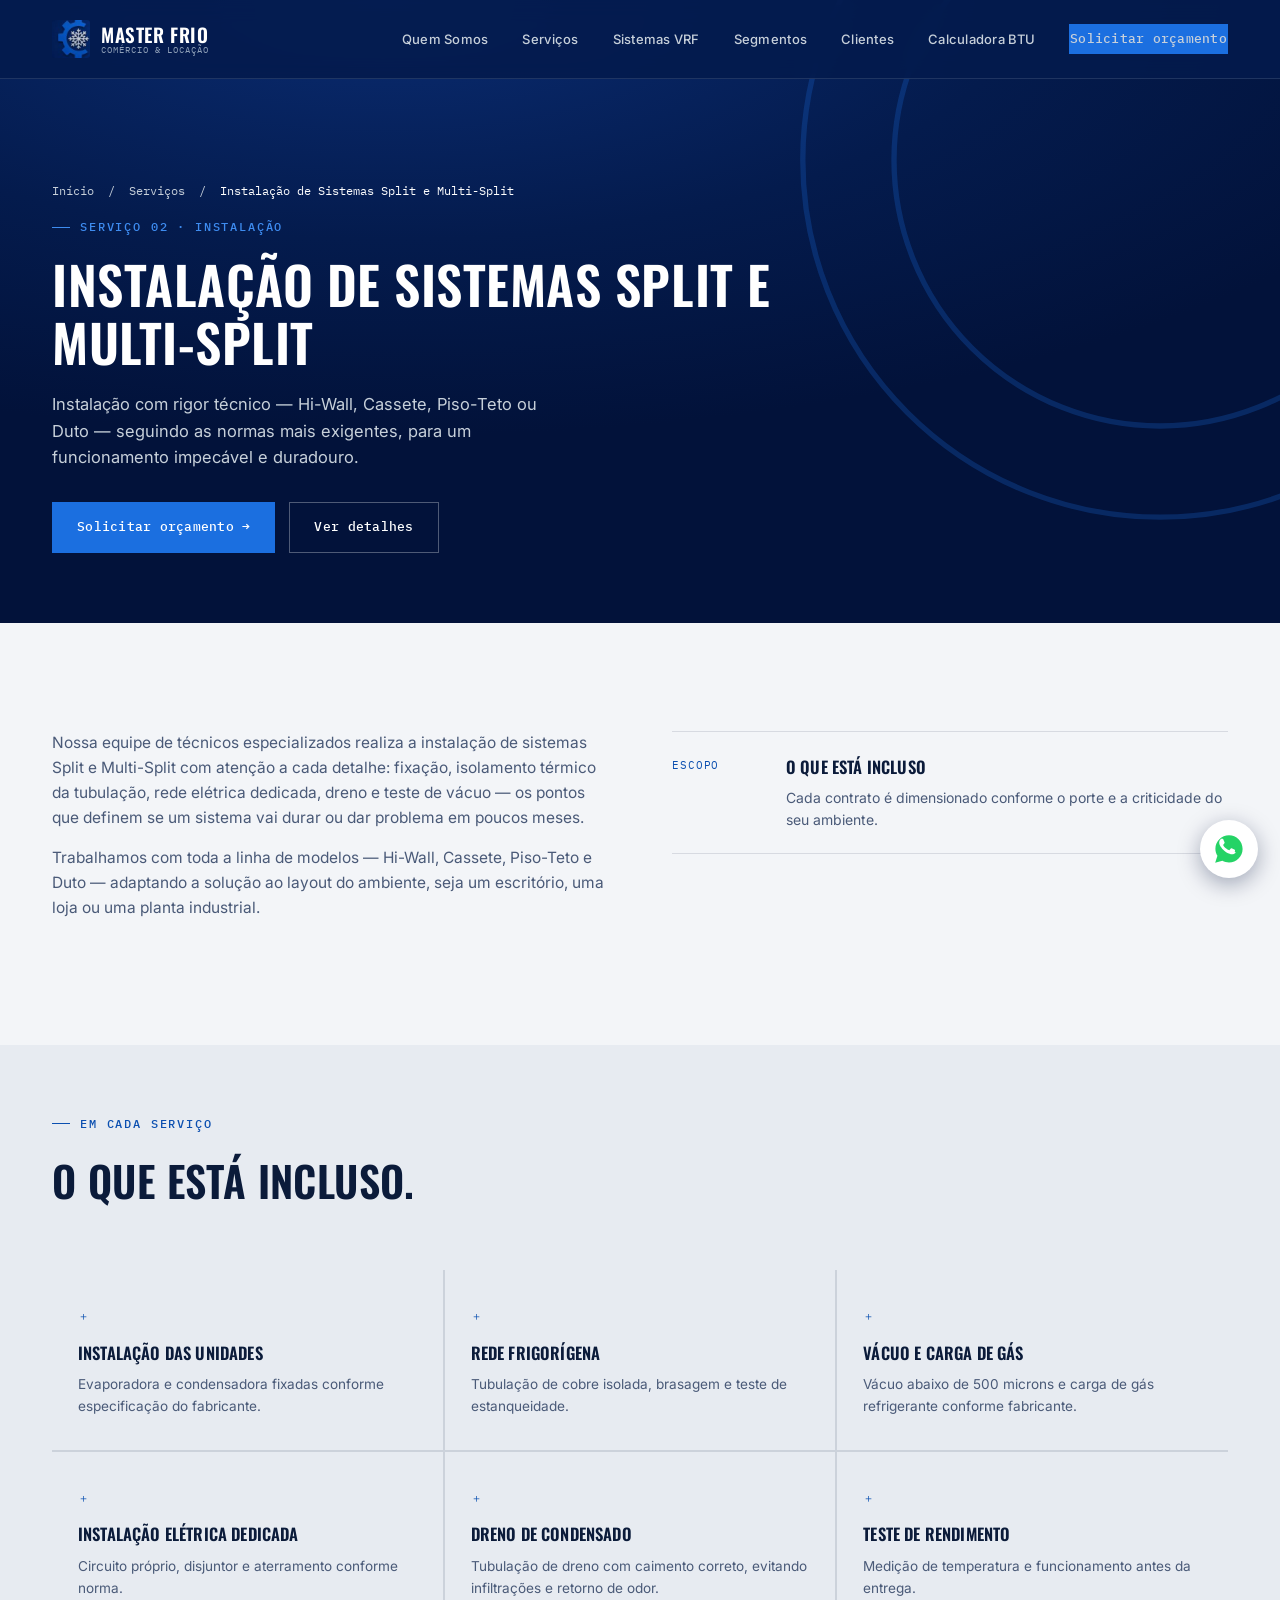
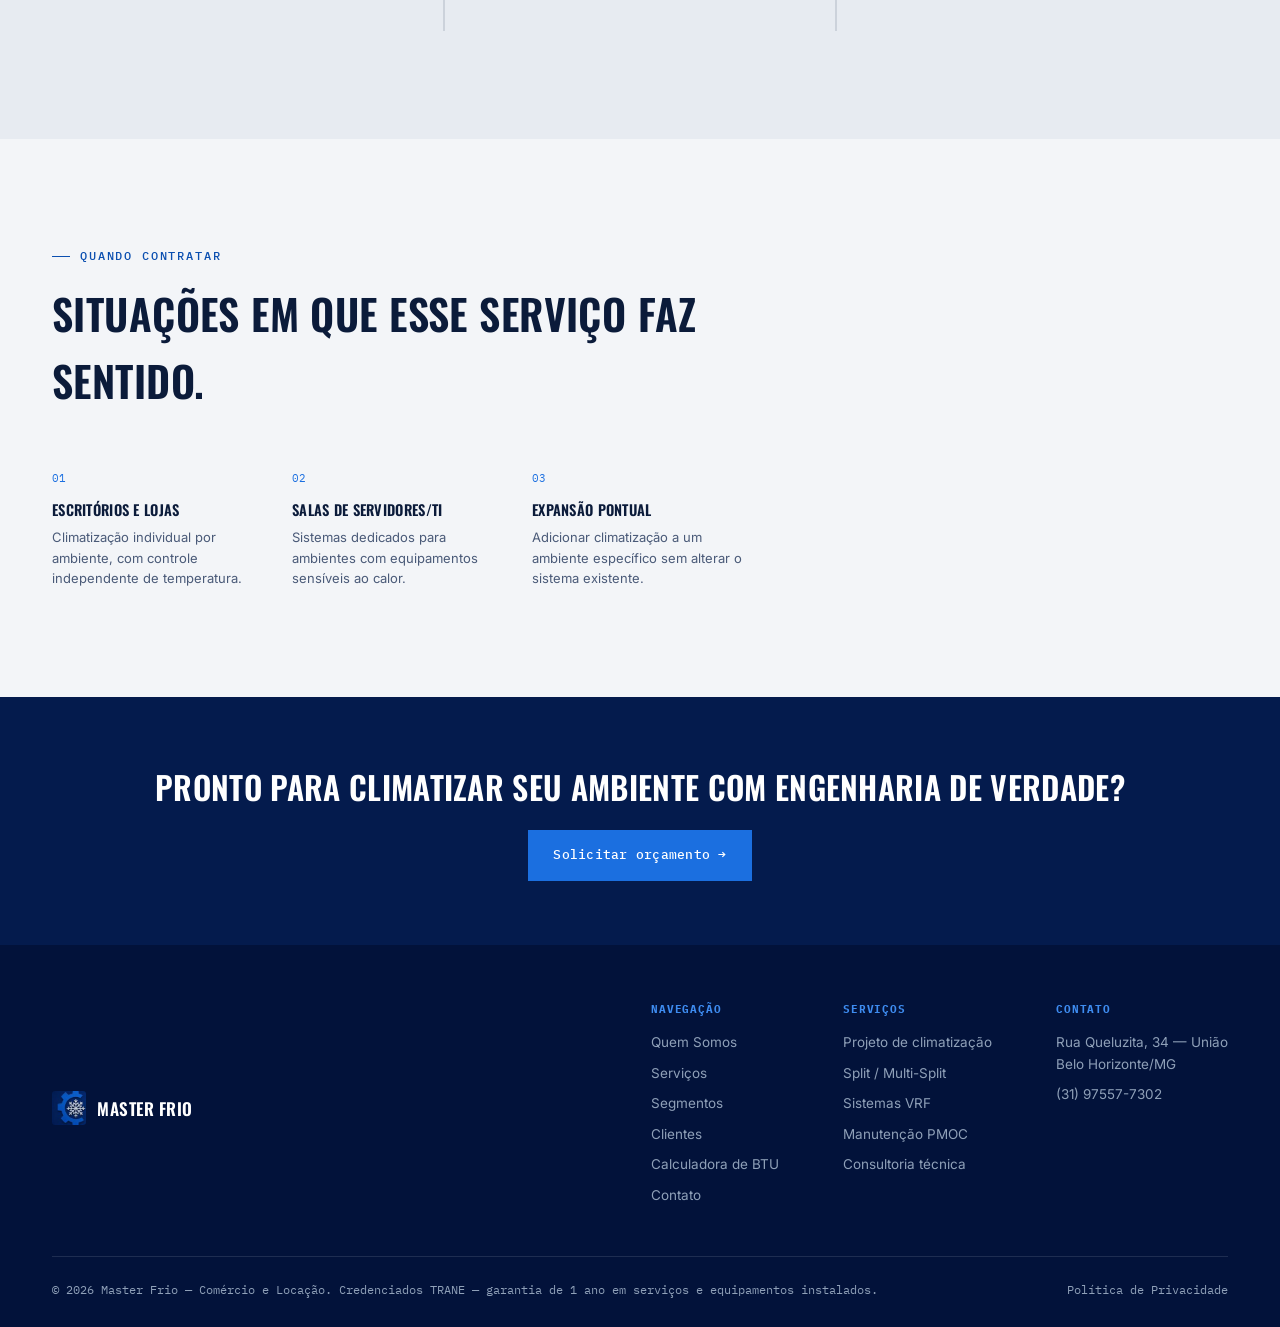
<file: servicos/instalacao-split-multisplit.html>
<!DOCTYPE html>
<html lang="pt-BR">
<head>
<meta charset="UTF-8">
<meta name="viewport" content="width=device-width, initial-scale=1.0">
<title>Instalação de Ar-Condicionado Split e Multi-Split | Master Frio</title>
<meta name="description" content="Instalação profissional de sistemas Split e Multi-Split — Hi-Wall, Cassete, Piso-Teto e Duto — para ambientes comerciais. Master Frio, Belo Horizonte.">
<link rel="canonical" href="https://masterfrio.com.br/servicos/instalacao-split-multisplit.html">
<meta name="robots" content="index, follow">
<meta property="og:type" content="website">
<meta property="og:title" content="Instalação de Ar-Condicionado Split e Multi-Split | Master Frio">
<meta property="og:description" content="Instalação profissional de sistemas Split e Multi-Split — Hi-Wall, Cassete, Piso-Teto e Duto — para ambientes comerciais. Master Frio, Belo Horizonte.">
<meta property="og:locale" content="pt_BR">
<link rel="icon" href="[data-uri]">
<link rel="preconnect" href="https://fonts.googleapis.com">
<link rel="preconnect" href="https://fonts.gstatic.com" crossorigin>
<link href="https://fonts.googleapis.com/css2?family=Oswald:wght@400;500;600;700&family=Inter:wght@400;500;600;700&family=IBM+Plex+Mono:wght@400;500;600&display=swap" rel="stylesheet">
<link rel="stylesheet" href="../assets/styles.css">
<script type="application/ld+json">
{
  "@context": "https://schema.org",
  "@type": "Service",
  "serviceType": "Instalação de ar-condicionado Split e Multi-Split",
  "description": "Instalação profissional de sistemas Split e Multi-Split em modelos Hi-Wall, Cassete, Piso-Teto e Duto para ambientes comerciais e industriais.",
  "provider": {
    "@type": "LocalBusiness",
    "name": "Master Frio — Refrigeração, Comércio e Locação",
    "telephone": "+55-31-97557-7302",
    "address": {
      "@type": "PostalAddress",
      "streetAddress": "Rua Queluzita, 34 — União",
      "addressLocality": "Belo Horizonte",
      "addressRegion": "MG",
      "addressCountry": "BR"
    }
  },
  "areaServed": "Belo Horizonte e região metropolitana"
}
</script>
<!--
  Google Analytics 4 (desativado por padrão).
  Para ativar: descomente as duas tags abaixo e troque G-XXXXXXXXXX pelo seu ID de medição.

  <script async src="https://www.googletagmanager.com/gtag/js?id=G-XXXXXXXXXX"></script>
  <script>
    window.dataLayer = window.dataLayer || [];
    function gtag(){dataLayer.push(arguments);}
    gtag('js', new Date());
    gtag('config', 'G-XXXXXXXXXX');
  </script>
-->
</head>
<body>

<header>
  <div class="container nav-inner">
    <a href="../index.html" class="logo">
      <img src="[data-uri]" alt="Master Frio">
      <span class="word"><b>Master Frio</b><small>Comércio &amp; Locação</small></span>
    </a>
    <nav class="links" id="navLinks">
      <a href="../index.html#sobre">Quem Somos</a>
      <a href="../index.html#servicos">Serviços</a>
      <a href="../index.html#sistemas">Sistemas VRF</a>
      <a href="../index.html#projetos">Segmentos</a>
      <a href="../index.html#clientes">Clientes</a>
      <a href="../calculadora-btu.html">Calculadora BTU</a>
      <a href="../index.html#contato" class="nav-cta">Solicitar orçamento</a>
    </nav>
    <button class="burger" id="burgerBtn" aria-label="Abrir menu" aria-expanded="false" aria-controls="navLinks">
      <span></span><span></span><span></span>
    </button>
  </div>
</header>


<div class="hero" style="padding-bottom:70px;">
  <div class="gear-ring">
    <svg viewBox="0 0 200 200" xmlns="http://www.w3.org/2000/svg">
      <g fill="none" stroke="#1B6FE0" stroke-width="1.4" opacity="0.5">
        <circle cx="100" cy="100" r="94"/>
        <circle cx="100" cy="100" r="70"/>
      </g>
    </svg>
  </div>
  <div class="container" style="position:relative; z-index:2;">
    <p class="form-note" style="color:var(--silver); margin-bottom:18px;"><a href="../index.html" style="color:var(--silver);">Início</a> &nbsp;/&nbsp; <a href="../index.html#servicos" style="color:var(--silver);">Serviços</a> &nbsp;/&nbsp; <span style="color:#fff;">Instalação de Sistemas Split e Multi-Split</span></p>
    <div class="eyebrow on-dark">Serviço 02 · Instalação</div>
    <h1 style="margin:18px 0 20px; max-width:760px;">Instalação de Sistemas Split e Multi-Split</h1>
    <p class="lede">Instalação com rigor técnico — Hi-Wall, Cassete, Piso-Teto ou Duto — seguindo as normas mais exigentes, para um funcionamento impecável e duradouro.</p>
    <div class="hero-actions">
      <a href="../index.html#contato" class="btn btn-primary track-cta">Solicitar orçamento →</a>
      <a href="#detalhes" class="btn btn-ghost">Ver detalhes</a>
    </div>
  </div>
</div>

<section id="detalhes">
  <div class="container">
    <div class="about-grid">
      <div class="about-copy reveal">
        <p>Nossa equipe de técnicos especializados realiza a instalação de sistemas Split e Multi-Split com atenção a cada detalhe: fixação, isolamento térmico da tubulação, rede elétrica dedicada, dreno e teste de vácuo — os pontos que definem se um sistema vai durar ou dar problema em poucos meses.</p>
<p>Trabalhamos com toda a linha de modelos — Hi-Wall, Cassete, Piso-Teto e Duto — adaptando a solução ao layout do ambiente, seja um escritório, uma loja ou uma planta industrial.</p>
      </div>
      <div class="pillars reveal">
        <div class="pillar">
          <span class="tag">Escopo</span>
          <div><h4>O que está incluso</h4><p>Cada contrato é dimensionado conforme o porte e a criticidade do seu ambiente.</p></div>
        </div>
      </div>
    </div>
  </div>
</section>

<section style="background:var(--paper-2); padding-top:70px;">
  <div class="container">
    <div class="sec-head reveal">
      <div class="eyebrow on-light">Em cada serviço</div>
      <h2>O que está incluso.</h2>
    </div>
    <div class="diff-grid reveal">
      <div class="diff-card"><span class="n">＋</span><h4>Instalação das unidades</h4><p>Evaporadora e condensadora fixadas conforme especificação do fabricante.</p></div>
<div class="diff-card"><span class="n">＋</span><h4>Rede frigorígena</h4><p>Tubulação de cobre isolada, brasagem e teste de estanqueidade.</p></div>
<div class="diff-card"><span class="n">＋</span><h4>Vácuo e carga de gás</h4><p>Vácuo abaixo de 500 microns e carga de gás refrigerante conforme fabricante.</p></div>
<div class="diff-card"><span class="n">＋</span><h4>Instalação elétrica dedicada</h4><p>Circuito próprio, disjuntor e aterramento conforme norma.</p></div>
<div class="diff-card"><span class="n">＋</span><h4>Dreno de condensado</h4><p>Tubulação de dreno com caimento correto, evitando infiltrações e retorno de odor.</p></div>
<div class="diff-card"><span class="n">＋</span><h4>Teste de rendimento</h4><p>Medição de temperatura e funcionamento antes da entrega.</p></div>
    </div>
  </div>
</section>

<section>
  <div class="container">
    <div class="sec-head reveal">
      <div class="eyebrow on-light">Quando contratar</div>
      <h2>Situações em que esse serviço faz sentido.</h2>
    </div>
    <div class="values-strip reveal" style="margin-top:0; padding-top:0; border-top:none;">
      <div class="value-item"><span class="num">01</span><h5>Escritórios e lojas</h5><p>Climatização individual por ambiente, com controle independente de temperatura.</p></div>
<div class="value-item"><span class="num">02</span><h5>Salas de servidores/TI</h5><p>Sistemas dedicados para ambientes com equipamentos sensíveis ao calor.</p></div>
<div class="value-item"><span class="num">03</span><h5>Expansão pontual</h5><p>Adicionar climatização a um ambiente específico sem alterar o sistema existente.</p></div>
    </div>
  </div>
</section>

<section style="background:var(--navy-deep); padding:64px 0;">
  <div class="container" style="text-align:center;">
    <h2 style="color:#fff; font-size:clamp(22px,3vw,32px); margin-bottom:18px;">Pronto para climatizar seu ambiente com engenharia de verdade?</h2>
    <a href="../index.html#contato" class="btn btn-primary track-cta">Solicitar orçamento →</a>
  </div>
</section>

<footer>
  <div class="container">
    <div class="footer-top">
      <div class="footer-logo">
        <img src="[data-uri]" alt="Master Frio">
        <b>Master Frio</b>
      </div>
      <div class="footer-cols">
        <div class="footer-col">
          <h6>Navegação</h6>
          <a href="../index.html#sobre">Quem Somos</a>
          <a href="../index.html#servicos">Serviços</a>
          <a href="../index.html#projetos">Segmentos</a>
          <a href="../index.html#clientes">Clientes</a>
          <a href="../calculadora-btu.html">Calculadora de BTU</a>
          <a href="../index.html#contato">Contato</a>
        </div>
        <div class="footer-col">
          <h6>Serviços</h6>
          <a href="projeto-climatizacao.html">Projeto de climatização</a>
          <a href="instalacao-split-multisplit.html">Split / Multi-Split</a>
          <a href="sistema-vrf.html">Sistemas VRF</a>
          <a href="manutencao-pmoc.html">Manutenção PMOC</a>
          <a href="consultoria-tecnica.html">Consultoria técnica</a>
        </div>
        <div class="footer-col">
          <h6>Contato</h6>
          <p>Rua Queluzita, 34 — União<br>Belo Horizonte/MG</p>
          <p>(31) 97557-7302</p>
        </div>
      </div>
    </div>
    <div class="footer-bottom">
      <span>© <span id="year"></span> Master Frio — Comércio e Locação. Credenciados TRANE — garantia de 1 ano em serviços e equipamentos instalados.</span>
      <span><a href="../privacidade.html" style="color:inherit;">Política de Privacidade</a></span>
    </div>
  </div>
</footer>

<a href="https://wa.me/5531975577302?text=Ol%C3%A1!%20Vim%20do%20site%20e%20gostaria%20de%20saber%20mais%20sobre%20instala%C3%A7%C3%A3o%20de%20split%20ou%20multi-split." target="_blank" rel="noopener" class="wa-float track-whatsapp" aria-label="Falar no WhatsApp">
  <svg viewBox="0 0 32 32" fill="none"><path d="M16 3C9 3 3.2 8.7 3.2 15.7c0 2.4.7 4.7 1.9 6.7L3 29l6.8-2c1.9 1.1 4 1.6 6.2 1.6 7 0 12.8-5.7 12.8-12.7C28.8 8.7 23 3 16 3Z" fill="#25D366"/><path d="M22.4 19.1c-.3.9-1.7 1.6-2.6 1.8-.7.1-1.6.2-4.7-1-3.9-1.6-6.5-5.6-6.7-5.9-.2-.3-1.6-2.1-1.6-4 0-1.9 1-2.8 1.3-3.2.3-.4.7-.5 1-.5h.7c.2 0 .5 0 .8.6.3.7 1.1 2.6 1.2 2.8.1.2.2.4 0 .7-.1.3-.2.4-.4.6l-.6.7c-.2.2-.4.4-.2.8.2.4 1 1.6 2.1 2.6 1.4 1.3 2.6 1.7 3 1.9.4.2.6.1.8-.1l1.2-1.4c.3-.3.5-.3.8-.2l2.5 1.2c.3.1.5.2.6.4.1.2.1 1-.2 1.9Z" fill="#fff"/></svg>
</a>

<script>
  const burger = document.getElementById('burgerBtn');
  const navLinks = document.getElementById('navLinks');
  function setMenu(open){
    navLinks.classList.toggle('open', open);
    burger.setAttribute('aria-expanded', open ? 'true' : 'false');
  }
  burger.addEventListener('click', () => setMenu(!navLinks.classList.contains('open')));
  navLinks.querySelectorAll('a').forEach(a => a.addEventListener('click', () => setMenu(false)));
  document.addEventListener('keydown', (e) => { if (e.key === 'Escape') setMenu(false); });

  const observer = new IntersectionObserver((entries) => {
    entries.forEach(e => { if (e.isIntersecting) { e.target.classList.add('in'); observer.unobserve(e.target); } });
  }, { threshold: 0.12 });
  document.querySelectorAll('.reveal').forEach(el => observer.observe(el));

  document.getElementById('year').textContent = new Date().getFullYear();

  function track(eventName, label){ if (typeof gtag === 'function') gtag('event', eventName, { label: label }); }
  document.querySelectorAll('.track-whatsapp').forEach(el => el.addEventListener('click', () => track('click_whatsapp', 'whatsapp_pagina_servico')));
  document.querySelectorAll('.track-cta').forEach(el => el.addEventListener('click', () => track('click_cta_orcamento', el.textContent.trim())));
</script>
</body>
</html>
</file>
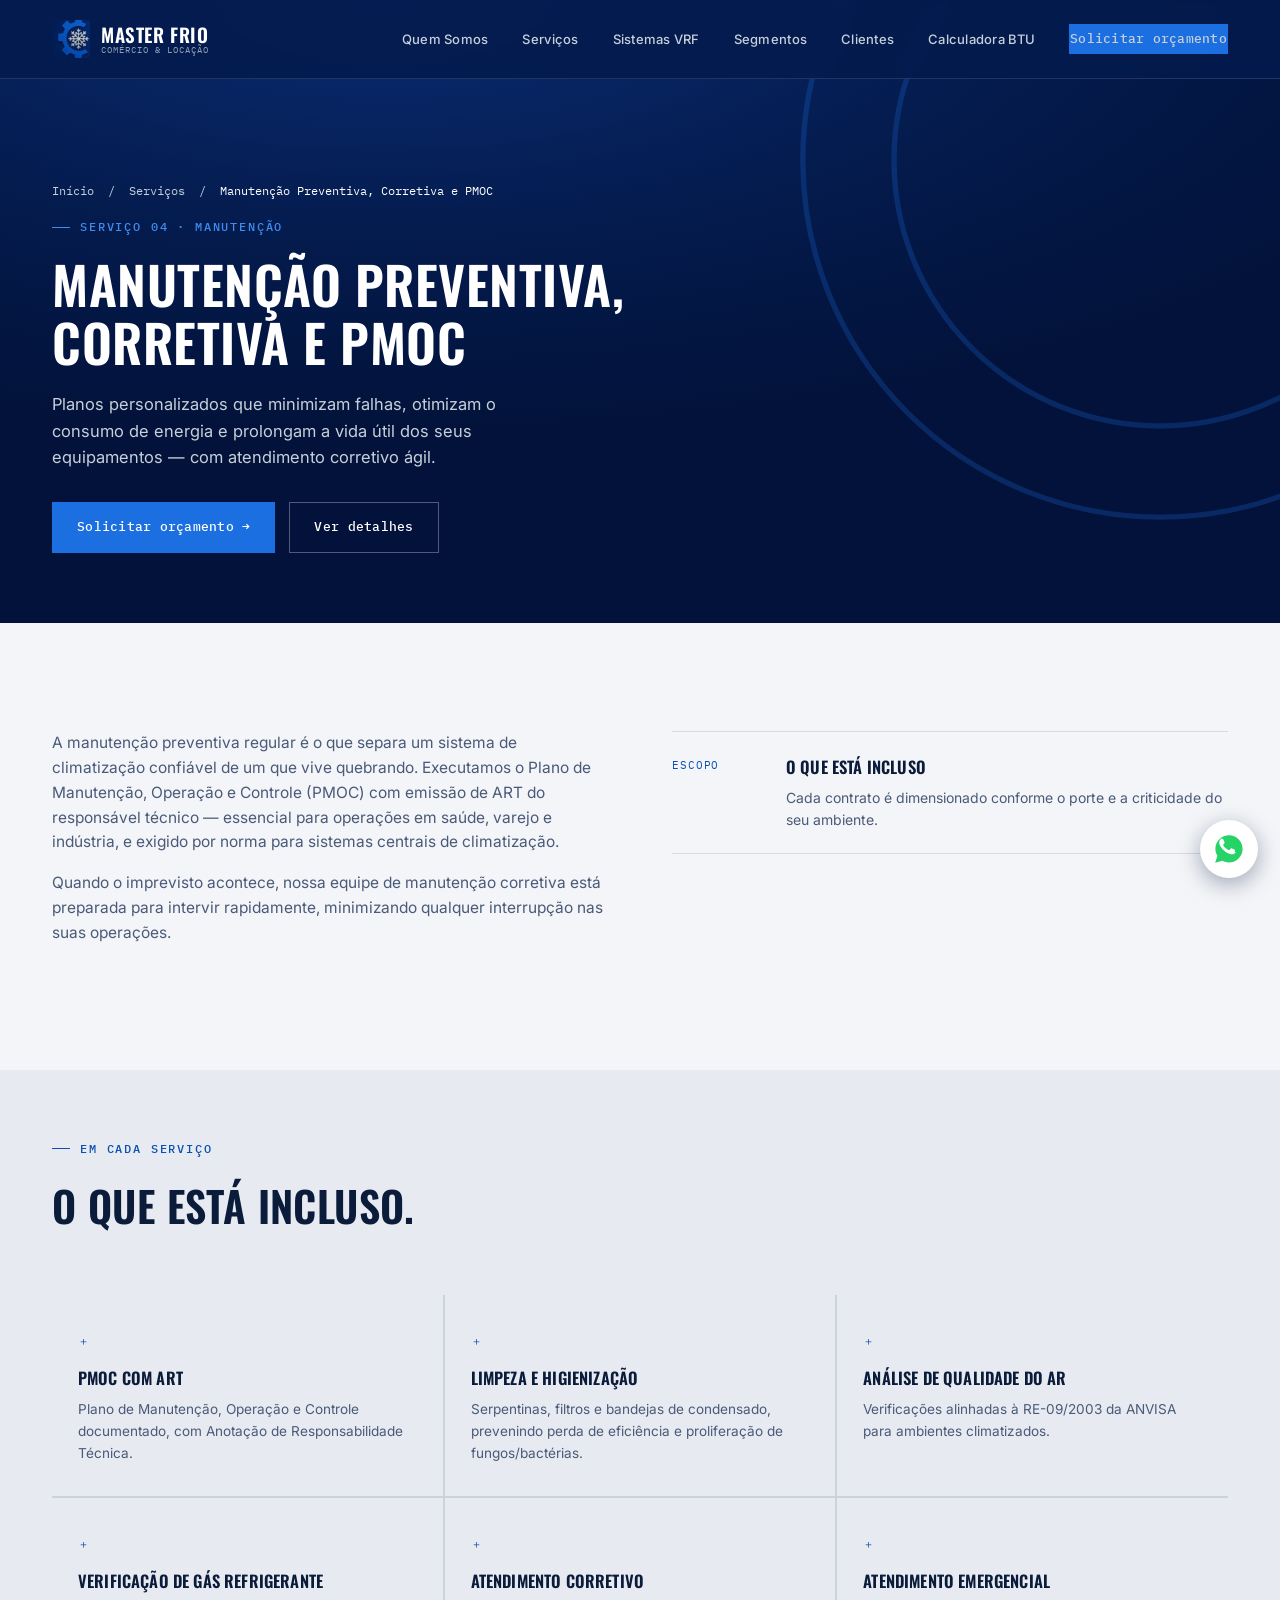
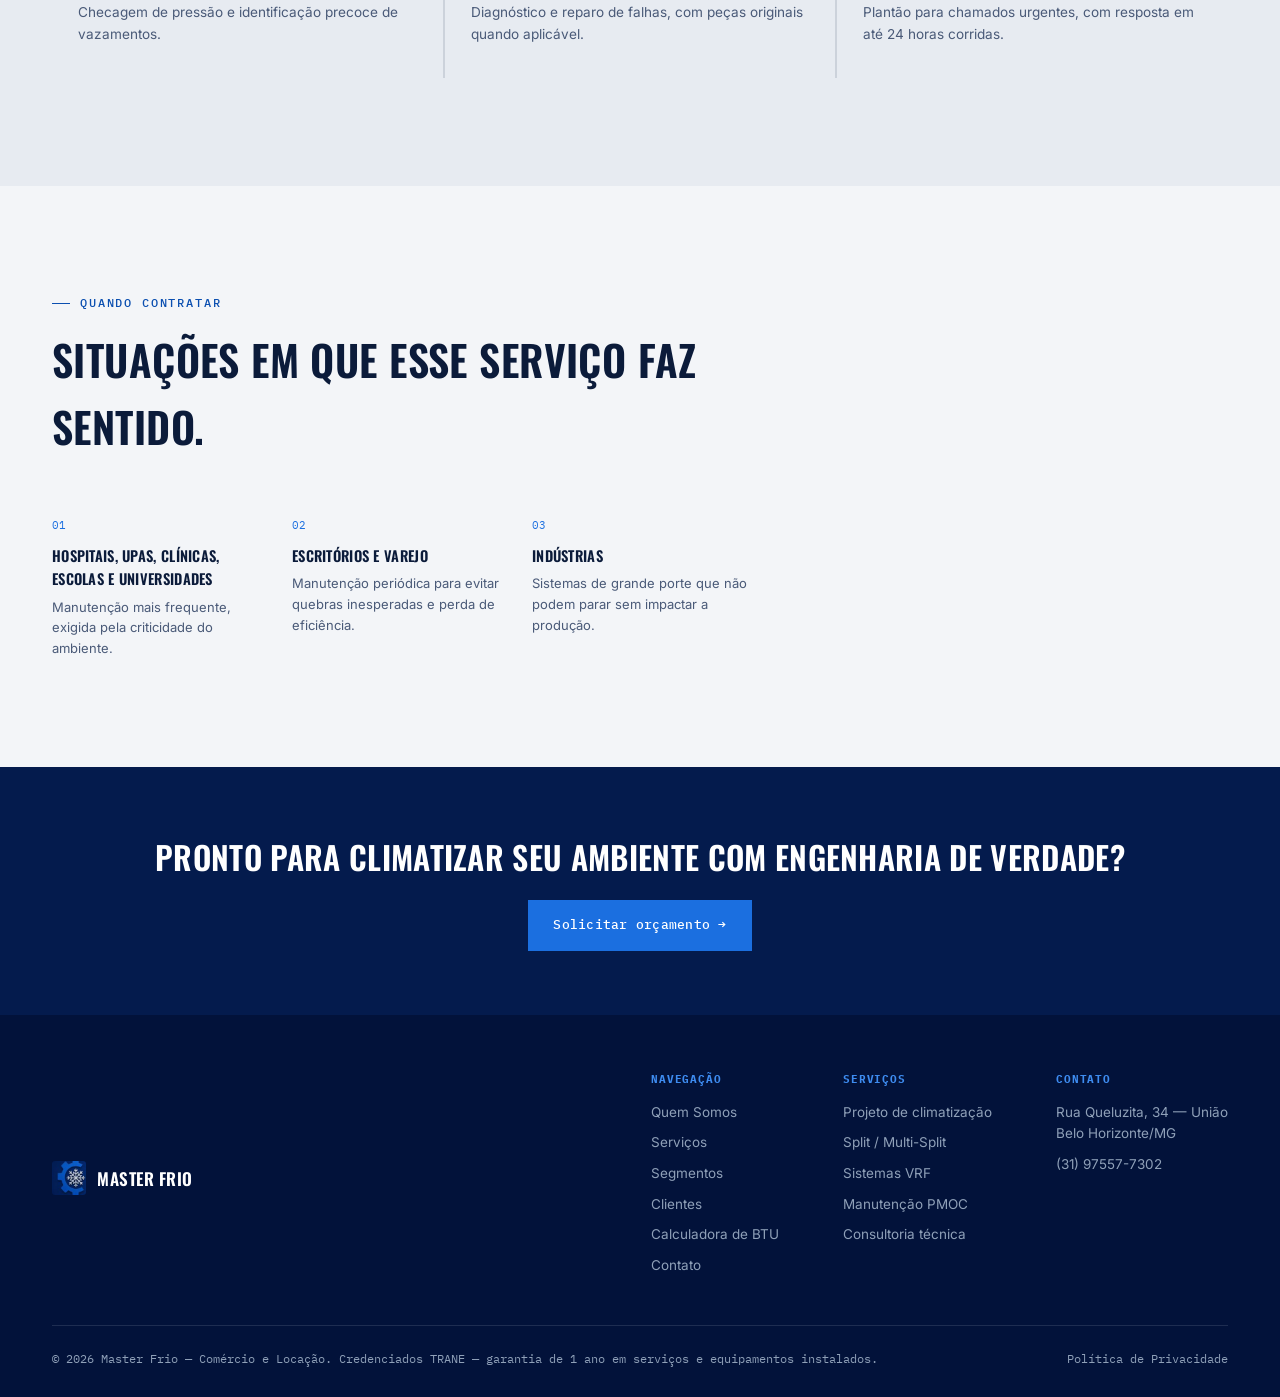
<file: servicos/manutencao-pmoc.html>
<!DOCTYPE html>
<html lang="pt-BR">
<head>
<meta charset="UTF-8">
<meta name="viewport" content="width=device-width, initial-scale=1.0">
<title>Manutenção Preventiva e PMOC | Master Frio</title>
<meta name="description" content="Manutenção preventiva e corretiva de sistemas de climatização, com PMOC e ART de responsável técnico. Atendimento emergencial em até 24h.">
<link rel="canonical" href="https://masterfrio.com.br/servicos/manutencao-pmoc.html">
<meta name="robots" content="index, follow">
<meta property="og:type" content="website">
<meta property="og:title" content="Manutenção Preventiva e PMOC | Master Frio">
<meta property="og:description" content="Manutenção preventiva e corretiva de sistemas de climatização, com PMOC e ART de responsável técnico. Atendimento emergencial em até 24h.">
<meta property="og:locale" content="pt_BR">
<link rel="icon" href="[data-uri]">
<link rel="preconnect" href="https://fonts.googleapis.com">
<link rel="preconnect" href="https://fonts.gstatic.com" crossorigin>
<link href="https://fonts.googleapis.com/css2?family=Oswald:wght@400;500;600;700&family=Inter:wght@400;500;600;700&family=IBM+Plex+Mono:wght@400;500;600&display=swap" rel="stylesheet">
<link rel="stylesheet" href="../assets/styles.css">
<script type="application/ld+json">
{
  "@context": "https://schema.org",
  "@type": "Service",
  "serviceType": "Manutenção preventiva e corretiva de climatização (PMOC)",
  "description": "Manutenção preventiva, corretiva e Plano de Manutenção Operação e Controle (PMOC) para sistemas de climatização comerciais e industriais.",
  "provider": {
    "@type": "LocalBusiness",
    "name": "Master Frio — Refrigeração, Comércio e Locação",
    "telephone": "+55-31-97557-7302",
    "address": {
      "@type": "PostalAddress",
      "streetAddress": "Rua Queluzita, 34 — União",
      "addressLocality": "Belo Horizonte",
      "addressRegion": "MG",
      "addressCountry": "BR"
    }
  },
  "areaServed": "Belo Horizonte e região metropolitana"
}
</script>
<!--
  Google Analytics 4 (desativado por padrão).
  Para ativar: descomente as duas tags abaixo e troque G-XXXXXXXXXX pelo seu ID de medição.

  <script async src="https://www.googletagmanager.com/gtag/js?id=G-XXXXXXXXXX"></script>
  <script>
    window.dataLayer = window.dataLayer || [];
    function gtag(){dataLayer.push(arguments);}
    gtag('js', new Date());
    gtag('config', 'G-XXXXXXXXXX');
  </script>
-->
</head>
<body>

<header>
  <div class="container nav-inner">
    <a href="../index.html" class="logo">
      <img src="[data-uri]" alt="Master Frio">
      <span class="word"><b>Master Frio</b><small>Comércio &amp; Locação</small></span>
    </a>
    <nav class="links" id="navLinks">
      <a href="../index.html#sobre">Quem Somos</a>
      <a href="../index.html#servicos">Serviços</a>
      <a href="../index.html#sistemas">Sistemas VRF</a>
      <a href="../index.html#projetos">Segmentos</a>
      <a href="../index.html#clientes">Clientes</a>
      <a href="../calculadora-btu.html">Calculadora BTU</a>
      <a href="../index.html#contato" class="nav-cta">Solicitar orçamento</a>
    </nav>
    <button class="burger" id="burgerBtn" aria-label="Abrir menu" aria-expanded="false" aria-controls="navLinks">
      <span></span><span></span><span></span>
    </button>
  </div>
</header>


<div class="hero" style="padding-bottom:70px;">
  <div class="gear-ring">
    <svg viewBox="0 0 200 200" xmlns="http://www.w3.org/2000/svg">
      <g fill="none" stroke="#1B6FE0" stroke-width="1.4" opacity="0.5">
        <circle cx="100" cy="100" r="94"/>
        <circle cx="100" cy="100" r="70"/>
      </g>
    </svg>
  </div>
  <div class="container" style="position:relative; z-index:2;">
    <p class="form-note" style="color:var(--silver); margin-bottom:18px;"><a href="../index.html" style="color:var(--silver);">Início</a> &nbsp;/&nbsp; <a href="../index.html#servicos" style="color:var(--silver);">Serviços</a> &nbsp;/&nbsp; <span style="color:#fff;">Manutenção Preventiva, Corretiva e PMOC</span></p>
    <div class="eyebrow on-dark">Serviço 04 · Manutenção</div>
    <h1 style="margin:18px 0 20px; max-width:760px;">Manutenção Preventiva, Corretiva e PMOC</h1>
    <p class="lede">Planos personalizados que minimizam falhas, otimizam o consumo de energia e prolongam a vida útil dos seus equipamentos — com atendimento corretivo ágil.</p>
    <div class="hero-actions">
      <a href="../index.html#contato" class="btn btn-primary track-cta">Solicitar orçamento →</a>
      <a href="#detalhes" class="btn btn-ghost">Ver detalhes</a>
    </div>
  </div>
</div>

<section id="detalhes">
  <div class="container">
    <div class="about-grid">
      <div class="about-copy reveal">
        <p>A manutenção preventiva regular é o que separa um sistema de climatização confiável de um que vive quebrando. Executamos o Plano de Manutenção, Operação e Controle (PMOC) com emissão de ART do responsável técnico — essencial para operações em saúde, varejo e indústria, e exigido por norma para sistemas centrais de climatização.</p>
<p>Quando o imprevisto acontece, nossa equipe de manutenção corretiva está preparada para intervir rapidamente, minimizando qualquer interrupção nas suas operações.</p>
      </div>
      <div class="pillars reveal">
        <div class="pillar">
          <span class="tag">Escopo</span>
          <div><h4>O que está incluso</h4><p>Cada contrato é dimensionado conforme o porte e a criticidade do seu ambiente.</p></div>
        </div>
      </div>
    </div>
  </div>
</section>

<section style="background:var(--paper-2); padding-top:70px;">
  <div class="container">
    <div class="sec-head reveal">
      <div class="eyebrow on-light">Em cada serviço</div>
      <h2>O que está incluso.</h2>
    </div>
    <div class="diff-grid reveal">
      <div class="diff-card"><span class="n">＋</span><h4>PMOC com ART</h4><p>Plano de Manutenção, Operação e Controle documentado, com Anotação de Responsabilidade Técnica.</p></div>
<div class="diff-card"><span class="n">＋</span><h4>Limpeza e higienização</h4><p>Serpentinas, filtros e bandejas de condensado, prevenindo perda de eficiência e proliferação de fungos/bactérias.</p></div>
<div class="diff-card"><span class="n">＋</span><h4>Análise de qualidade do ar</h4><p>Verificações alinhadas à RE-09/2003 da ANVISA para ambientes climatizados.</p></div>
<div class="diff-card"><span class="n">＋</span><h4>Verificação de gás refrigerante</h4><p>Checagem de pressão e identificação precoce de vazamentos.</p></div>
<div class="diff-card"><span class="n">＋</span><h4>Atendimento corretivo</h4><p>Diagnóstico e reparo de falhas, com peças originais quando aplicável.</p></div>
<div class="diff-card"><span class="n">＋</span><h4>Atendimento emergencial</h4><p>Plantão para chamados urgentes, com resposta em até 24 horas corridas.</p></div>
    </div>
  </div>
</section>

<section>
  <div class="container">
    <div class="sec-head reveal">
      <div class="eyebrow on-light">Quando contratar</div>
      <h2>Situações em que esse serviço faz sentido.</h2>
    </div>
    <div class="values-strip reveal" style="margin-top:0; padding-top:0; border-top:none;">
      <div class="value-item"><span class="num">01</span><h5>Hospitais, UPAs, clínicas, escolas e universidades</h5><p>Manutenção mais frequente, exigida pela criticidade do ambiente.</p></div>
<div class="value-item"><span class="num">02</span><h5>Escritórios e varejo</h5><p>Manutenção periódica para evitar quebras inesperadas e perda de eficiência.</p></div>
<div class="value-item"><span class="num">03</span><h5>Indústrias</h5><p>Sistemas de grande porte que não podem parar sem impactar a produção.</p></div>
    </div>
  </div>
</section>

<section style="background:var(--navy-deep); padding:64px 0;">
  <div class="container" style="text-align:center;">
    <h2 style="color:#fff; font-size:clamp(22px,3vw,32px); margin-bottom:18px;">Pronto para climatizar seu ambiente com engenharia de verdade?</h2>
    <a href="../index.html#contato" class="btn btn-primary track-cta">Solicitar orçamento →</a>
  </div>
</section>

<footer>
  <div class="container">
    <div class="footer-top">
      <div class="footer-logo">
        <img src="[data-uri]" alt="Master Frio">
        <b>Master Frio</b>
      </div>
      <div class="footer-cols">
        <div class="footer-col">
          <h6>Navegação</h6>
          <a href="../index.html#sobre">Quem Somos</a>
          <a href="../index.html#servicos">Serviços</a>
          <a href="../index.html#projetos">Segmentos</a>
          <a href="../index.html#clientes">Clientes</a>
          <a href="../calculadora-btu.html">Calculadora de BTU</a>
          <a href="../index.html#contato">Contato</a>
        </div>
        <div class="footer-col">
          <h6>Serviços</h6>
          <a href="projeto-climatizacao.html">Projeto de climatização</a>
          <a href="instalacao-split-multisplit.html">Split / Multi-Split</a>
          <a href="sistema-vrf.html">Sistemas VRF</a>
          <a href="manutencao-pmoc.html">Manutenção PMOC</a>
          <a href="consultoria-tecnica.html">Consultoria técnica</a>
        </div>
        <div class="footer-col">
          <h6>Contato</h6>
          <p>Rua Queluzita, 34 — União<br>Belo Horizonte/MG</p>
          <p>(31) 97557-7302</p>
        </div>
      </div>
    </div>
    <div class="footer-bottom">
      <span>© <span id="year"></span> Master Frio — Comércio e Locação. Credenciados TRANE — garantia de 1 ano em serviços e equipamentos instalados.</span>
      <span><a href="../privacidade.html" style="color:inherit;">Política de Privacidade</a></span>
    </div>
  </div>
</footer>

<a href="https://wa.me/5531975577302?text=Ol%C3%A1!%20Vim%20do%20site%20e%20gostaria%20de%20saber%20mais%20sobre%20manuten%C3%A7%C3%A3o%20e%20PMOC." target="_blank" rel="noopener" class="wa-float track-whatsapp" aria-label="Falar no WhatsApp">
  <svg viewBox="0 0 32 32" fill="none"><path d="M16 3C9 3 3.2 8.7 3.2 15.7c0 2.4.7 4.7 1.9 6.7L3 29l6.8-2c1.9 1.1 4 1.6 6.2 1.6 7 0 12.8-5.7 12.8-12.7C28.8 8.7 23 3 16 3Z" fill="#25D366"/><path d="M22.4 19.1c-.3.9-1.7 1.6-2.6 1.8-.7.1-1.6.2-4.7-1-3.9-1.6-6.5-5.6-6.7-5.9-.2-.3-1.6-2.1-1.6-4 0-1.9 1-2.8 1.3-3.2.3-.4.7-.5 1-.5h.7c.2 0 .5 0 .8.6.3.7 1.1 2.6 1.2 2.8.1.2.2.4 0 .7-.1.3-.2.4-.4.6l-.6.7c-.2.2-.4.4-.2.8.2.4 1 1.6 2.1 2.6 1.4 1.3 2.6 1.7 3 1.9.4.2.6.1.8-.1l1.2-1.4c.3-.3.5-.3.8-.2l2.5 1.2c.3.1.5.2.6.4.1.2.1 1-.2 1.9Z" fill="#fff"/></svg>
</a>

<script>
  const burger = document.getElementById('burgerBtn');
  const navLinks = document.getElementById('navLinks');
  function setMenu(open){
    navLinks.classList.toggle('open', open);
    burger.setAttribute('aria-expanded', open ? 'true' : 'false');
  }
  burger.addEventListener('click', () => setMenu(!navLinks.classList.contains('open')));
  navLinks.querySelectorAll('a').forEach(a => a.addEventListener('click', () => setMenu(false)));
  document.addEventListener('keydown', (e) => { if (e.key === 'Escape') setMenu(false); });

  const observer = new IntersectionObserver((entries) => {
    entries.forEach(e => { if (e.isIntersecting) { e.target.classList.add('in'); observer.unobserve(e.target); } });
  }, { threshold: 0.12 });
  document.querySelectorAll('.reveal').forEach(el => observer.observe(el));

  document.getElementById('year').textContent = new Date().getFullYear();

  function track(eventName, label){ if (typeof gtag === 'function') gtag('event', eventName, { label: label }); }
  document.querySelectorAll('.track-whatsapp').forEach(el => el.addEventListener('click', () => track('click_whatsapp', 'whatsapp_pagina_servico')));
  document.querySelectorAll('.track-cta').forEach(el => el.addEventListener('click', () => track('click_cta_orcamento', el.textContent.trim())));
</script>
</body>
</html>
</file>
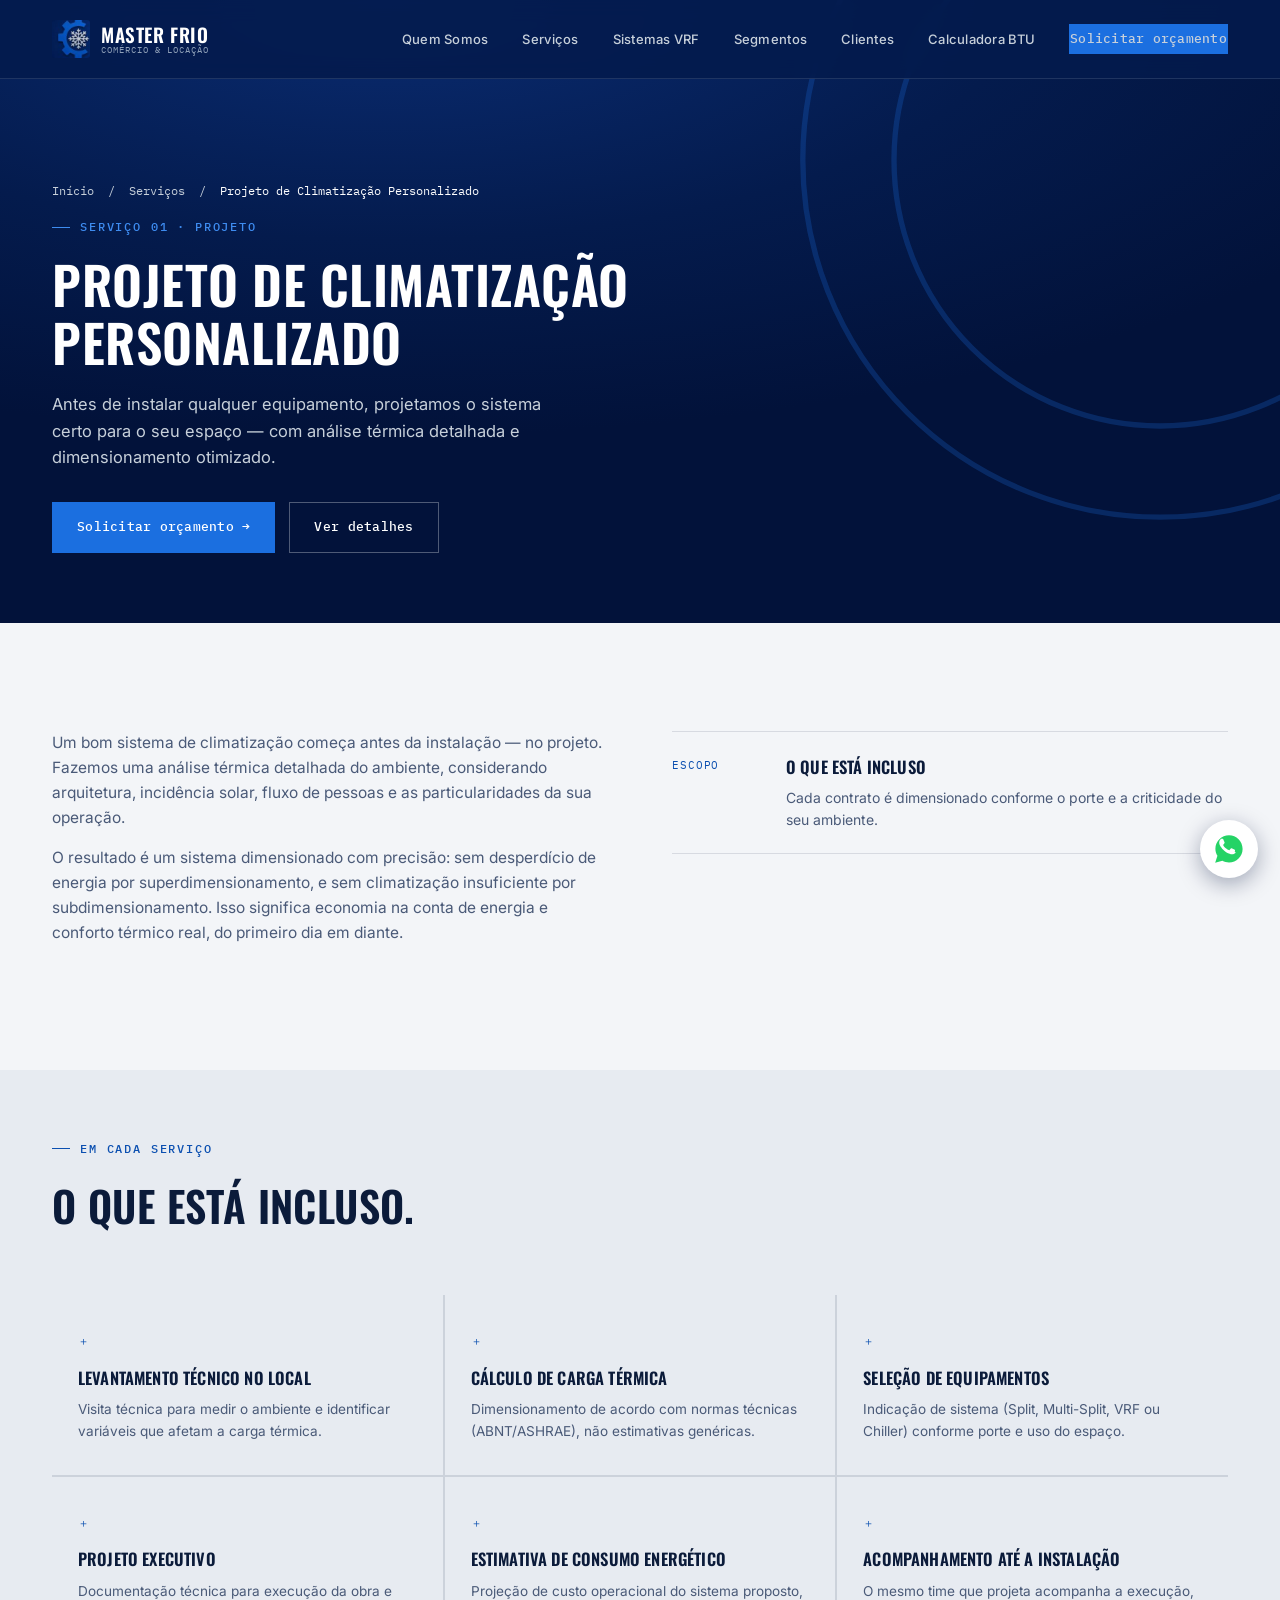
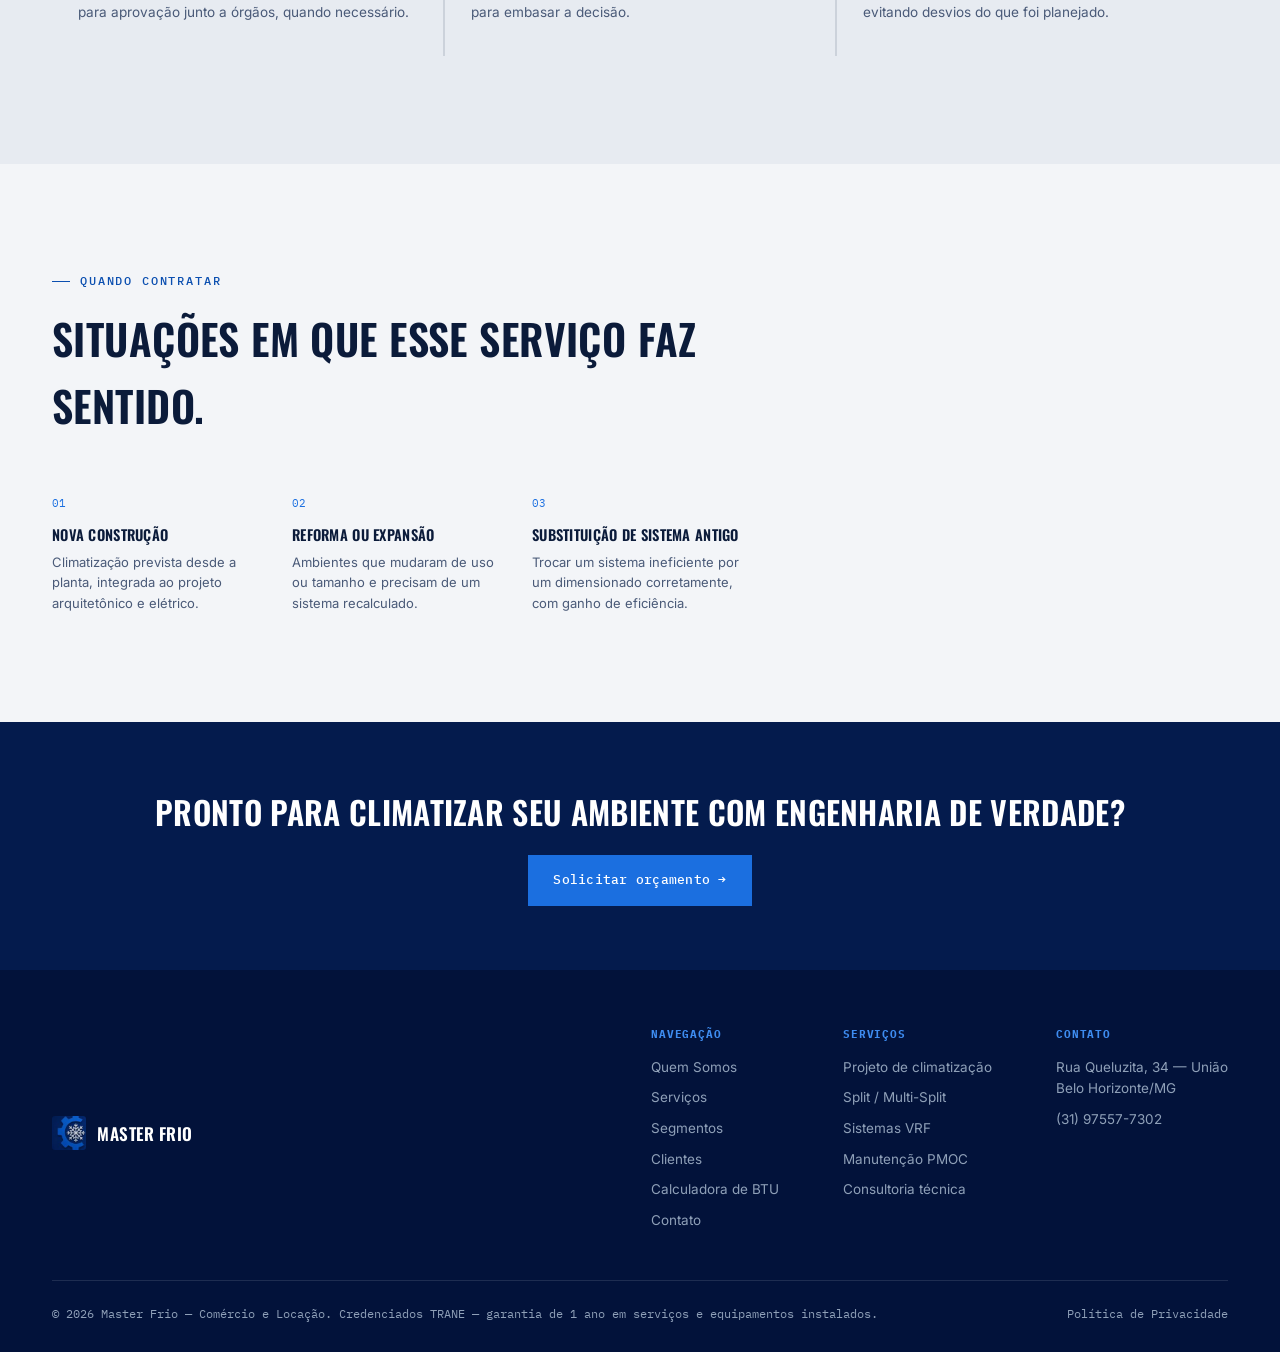
<file: servicos/projeto-climatizacao.html>
<!DOCTYPE html>
<html lang="pt-BR">
<head>
<meta charset="UTF-8">
<meta name="viewport" content="width=device-width, initial-scale=1.0">
<title>Projeto de Climatização Personalizado | Master Frio</title>
<meta name="description" content="Projetos de climatização comercial e industrial sob medida: análise térmica, dimensionamento e seleção de equipamentos. Master Frio, Belo Horizonte.">
<link rel="canonical" href="https://masterfrio.com.br/servicos/projeto-climatizacao.html">
<meta name="robots" content="index, follow">
<meta property="og:type" content="website">
<meta property="og:title" content="Projeto de Climatização Personalizado | Master Frio">
<meta property="og:description" content="Projetos de climatização comercial e industrial sob medida: análise térmica, dimensionamento e seleção de equipamentos. Master Frio, Belo Horizonte.">
<meta property="og:locale" content="pt_BR">
<link rel="icon" href="[data-uri]">
<link rel="preconnect" href="https://fonts.googleapis.com">
<link rel="preconnect" href="https://fonts.gstatic.com" crossorigin>
<link href="https://fonts.googleapis.com/css2?family=Oswald:wght@400;500;600;700&family=Inter:wght@400;500;600;700&family=IBM+Plex+Mono:wght@400;500;600&display=swap" rel="stylesheet">
<link rel="stylesheet" href="../assets/styles.css">
<script type="application/ld+json">
{
  "@context": "https://schema.org",
  "@type": "Service",
  "serviceType": "Projeto de climatização comercial e industrial",
  "description": "Análise térmica, dimensionamento e projeto executivo de sistemas de climatização para ambientes comerciais e industriais.",
  "provider": {
    "@type": "LocalBusiness",
    "name": "Master Frio — Refrigeração, Comércio e Locação",
    "telephone": "+55-31-97557-7302",
    "address": {
      "@type": "PostalAddress",
      "streetAddress": "Rua Queluzita, 34 — União",
      "addressLocality": "Belo Horizonte",
      "addressRegion": "MG",
      "addressCountry": "BR"
    }
  },
  "areaServed": "Belo Horizonte e região metropolitana"
}
</script>
<!--
  Google Analytics 4 (desativado por padrão).
  Para ativar: descomente as duas tags abaixo e troque G-XXXXXXXXXX pelo seu ID de medição.

  <script async src="https://www.googletagmanager.com/gtag/js?id=G-XXXXXXXXXX"></script>
  <script>
    window.dataLayer = window.dataLayer || [];
    function gtag(){dataLayer.push(arguments);}
    gtag('js', new Date());
    gtag('config', 'G-XXXXXXXXXX');
  </script>
-->
</head>
<body>

<header>
  <div class="container nav-inner">
    <a href="../index.html" class="logo">
      <img src="[data-uri]" alt="Master Frio">
      <span class="word"><b>Master Frio</b><small>Comércio &amp; Locação</small></span>
    </a>
    <nav class="links" id="navLinks">
      <a href="../index.html#sobre">Quem Somos</a>
      <a href="../index.html#servicos">Serviços</a>
      <a href="../index.html#sistemas">Sistemas VRF</a>
      <a href="../index.html#projetos">Segmentos</a>
      <a href="../index.html#clientes">Clientes</a>
      <a href="../calculadora-btu.html">Calculadora BTU</a>
      <a href="../index.html#contato" class="nav-cta">Solicitar orçamento</a>
    </nav>
    <button class="burger" id="burgerBtn" aria-label="Abrir menu" aria-expanded="false" aria-controls="navLinks">
      <span></span><span></span><span></span>
    </button>
  </div>
</header>


<div class="hero" style="padding-bottom:70px;">
  <div class="gear-ring">
    <svg viewBox="0 0 200 200" xmlns="http://www.w3.org/2000/svg">
      <g fill="none" stroke="#1B6FE0" stroke-width="1.4" opacity="0.5">
        <circle cx="100" cy="100" r="94"/>
        <circle cx="100" cy="100" r="70"/>
      </g>
    </svg>
  </div>
  <div class="container" style="position:relative; z-index:2;">
    <p class="form-note" style="color:var(--silver); margin-bottom:18px;"><a href="../index.html" style="color:var(--silver);">Início</a> &nbsp;/&nbsp; <a href="../index.html#servicos" style="color:var(--silver);">Serviços</a> &nbsp;/&nbsp; <span style="color:#fff;">Projeto de Climatização Personalizado</span></p>
    <div class="eyebrow on-dark">Serviço 01 · Projeto</div>
    <h1 style="margin:18px 0 20px; max-width:760px;">Projeto de Climatização Personalizado</h1>
    <p class="lede">Antes de instalar qualquer equipamento, projetamos o sistema certo para o seu espaço — com análise térmica detalhada e dimensionamento otimizado.</p>
    <div class="hero-actions">
      <a href="../index.html#contato" class="btn btn-primary track-cta">Solicitar orçamento →</a>
      <a href="#detalhes" class="btn btn-ghost">Ver detalhes</a>
    </div>
  </div>
</div>

<section id="detalhes">
  <div class="container">
    <div class="about-grid">
      <div class="about-copy reveal">
        <p>Um bom sistema de climatização começa antes da instalação — no projeto. Fazemos uma análise térmica detalhada do ambiente, considerando arquitetura, incidência solar, fluxo de pessoas e as particularidades da sua operação.</p>
<p>O resultado é um sistema dimensionado com precisão: sem desperdício de energia por superdimensionamento, e sem climatização insuficiente por subdimensionamento. Isso significa economia na conta de energia e conforto térmico real, do primeiro dia em diante.</p>
      </div>
      <div class="pillars reveal">
        <div class="pillar">
          <span class="tag">Escopo</span>
          <div><h4>O que está incluso</h4><p>Cada contrato é dimensionado conforme o porte e a criticidade do seu ambiente.</p></div>
        </div>
      </div>
    </div>
  </div>
</section>

<section style="background:var(--paper-2); padding-top:70px;">
  <div class="container">
    <div class="sec-head reveal">
      <div class="eyebrow on-light">Em cada serviço</div>
      <h2>O que está incluso.</h2>
    </div>
    <div class="diff-grid reveal">
      <div class="diff-card"><span class="n">＋</span><h4>Levantamento técnico no local</h4><p>Visita técnica para medir o ambiente e identificar variáveis que afetam a carga térmica.</p></div>
<div class="diff-card"><span class="n">＋</span><h4>Cálculo de carga térmica</h4><p>Dimensionamento de acordo com normas técnicas (ABNT/ASHRAE), não estimativas genéricas.</p></div>
<div class="diff-card"><span class="n">＋</span><h4>Seleção de equipamentos</h4><p>Indicação de sistema (Split, Multi-Split, VRF ou Chiller) conforme porte e uso do espaço.</p></div>
<div class="diff-card"><span class="n">＋</span><h4>Projeto executivo</h4><p>Documentação técnica para execução da obra e para aprovação junto a órgãos, quando necessário.</p></div>
<div class="diff-card"><span class="n">＋</span><h4>Estimativa de consumo energético</h4><p>Projeção de custo operacional do sistema proposto, para embasar a decisão.</p></div>
<div class="diff-card"><span class="n">＋</span><h4>Acompanhamento até a instalação</h4><p>O mesmo time que projeta acompanha a execução, evitando desvios do que foi planejado.</p></div>
    </div>
  </div>
</section>

<section>
  <div class="container">
    <div class="sec-head reveal">
      <div class="eyebrow on-light">Quando contratar</div>
      <h2>Situações em que esse serviço faz sentido.</h2>
    </div>
    <div class="values-strip reveal" style="margin-top:0; padding-top:0; border-top:none;">
      <div class="value-item"><span class="num">01</span><h5>Nova construção</h5><p>Climatização prevista desde a planta, integrada ao projeto arquitetônico e elétrico.</p></div>
<div class="value-item"><span class="num">02</span><h5>Reforma ou expansão</h5><p>Ambientes que mudaram de uso ou tamanho e precisam de um sistema recalculado.</p></div>
<div class="value-item"><span class="num">03</span><h5>Substituição de sistema antigo</h5><p>Trocar um sistema ineficiente por um dimensionado corretamente, com ganho de eficiência.</p></div>
    </div>
  </div>
</section>

<section style="background:var(--navy-deep); padding:64px 0;">
  <div class="container" style="text-align:center;">
    <h2 style="color:#fff; font-size:clamp(22px,3vw,32px); margin-bottom:18px;">Pronto para climatizar seu ambiente com engenharia de verdade?</h2>
    <a href="../index.html#contato" class="btn btn-primary track-cta">Solicitar orçamento →</a>
  </div>
</section>

<footer>
  <div class="container">
    <div class="footer-top">
      <div class="footer-logo">
        <img src="[data-uri]" alt="Master Frio">
        <b>Master Frio</b>
      </div>
      <div class="footer-cols">
        <div class="footer-col">
          <h6>Navegação</h6>
          <a href="../index.html#sobre">Quem Somos</a>
          <a href="../index.html#servicos">Serviços</a>
          <a href="../index.html#projetos">Segmentos</a>
          <a href="../index.html#clientes">Clientes</a>
          <a href="../calculadora-btu.html">Calculadora de BTU</a>
          <a href="../index.html#contato">Contato</a>
        </div>
        <div class="footer-col">
          <h6>Serviços</h6>
          <a href="projeto-climatizacao.html">Projeto de climatização</a>
          <a href="instalacao-split-multisplit.html">Split / Multi-Split</a>
          <a href="sistema-vrf.html">Sistemas VRF</a>
          <a href="manutencao-pmoc.html">Manutenção PMOC</a>
          <a href="consultoria-tecnica.html">Consultoria técnica</a>
        </div>
        <div class="footer-col">
          <h6>Contato</h6>
          <p>Rua Queluzita, 34 — União<br>Belo Horizonte/MG</p>
          <p>(31) 97557-7302</p>
        </div>
      </div>
    </div>
    <div class="footer-bottom">
      <span>© <span id="year"></span> Master Frio — Comércio e Locação. Credenciados TRANE — garantia de 1 ano em serviços e equipamentos instalados.</span>
      <span><a href="../privacidade.html" style="color:inherit;">Política de Privacidade</a></span>
    </div>
  </div>
</footer>

<a href="https://wa.me/5531975577302?text=Ol%C3%A1!%20Vim%20do%20site%20e%20gostaria%20de%20saber%20mais%20sobre%20projetos%20de%20climatiza%C3%A7%C3%A3o." target="_blank" rel="noopener" class="wa-float track-whatsapp" aria-label="Falar no WhatsApp">
  <svg viewBox="0 0 32 32" fill="none"><path d="M16 3C9 3 3.2 8.7 3.2 15.7c0 2.4.7 4.7 1.9 6.7L3 29l6.8-2c1.9 1.1 4 1.6 6.2 1.6 7 0 12.8-5.7 12.8-12.7C28.8 8.7 23 3 16 3Z" fill="#25D366"/><path d="M22.4 19.1c-.3.9-1.7 1.6-2.6 1.8-.7.1-1.6.2-4.7-1-3.9-1.6-6.5-5.6-6.7-5.9-.2-.3-1.6-2.1-1.6-4 0-1.9 1-2.8 1.3-3.2.3-.4.7-.5 1-.5h.7c.2 0 .5 0 .8.6.3.7 1.1 2.6 1.2 2.8.1.2.2.4 0 .7-.1.3-.2.4-.4.6l-.6.7c-.2.2-.4.4-.2.8.2.4 1 1.6 2.1 2.6 1.4 1.3 2.6 1.7 3 1.9.4.2.6.1.8-.1l1.2-1.4c.3-.3.5-.3.8-.2l2.5 1.2c.3.1.5.2.6.4.1.2.1 1-.2 1.9Z" fill="#fff"/></svg>
</a>

<script>
  const burger = document.getElementById('burgerBtn');
  const navLinks = document.getElementById('navLinks');
  function setMenu(open){
    navLinks.classList.toggle('open', open);
    burger.setAttribute('aria-expanded', open ? 'true' : 'false');
  }
  burger.addEventListener('click', () => setMenu(!navLinks.classList.contains('open')));
  navLinks.querySelectorAll('a').forEach(a => a.addEventListener('click', () => setMenu(false)));
  document.addEventListener('keydown', (e) => { if (e.key === 'Escape') setMenu(false); });

  const observer = new IntersectionObserver((entries) => {
    entries.forEach(e => { if (e.isIntersecting) { e.target.classList.add('in'); observer.unobserve(e.target); } });
  }, { threshold: 0.12 });
  document.querySelectorAll('.reveal').forEach(el => observer.observe(el));

  document.getElementById('year').textContent = new Date().getFullYear();

  function track(eventName, label){ if (typeof gtag === 'function') gtag('event', eventName, { label: label }); }
  document.querySelectorAll('.track-whatsapp').forEach(el => el.addEventListener('click', () => track('click_whatsapp', 'whatsapp_pagina_servico')));
  document.querySelectorAll('.track-cta').forEach(el => el.addEventListener('click', () => track('click_cta_orcamento', el.textContent.trim())));
</script>
</body>
</html>
</file>
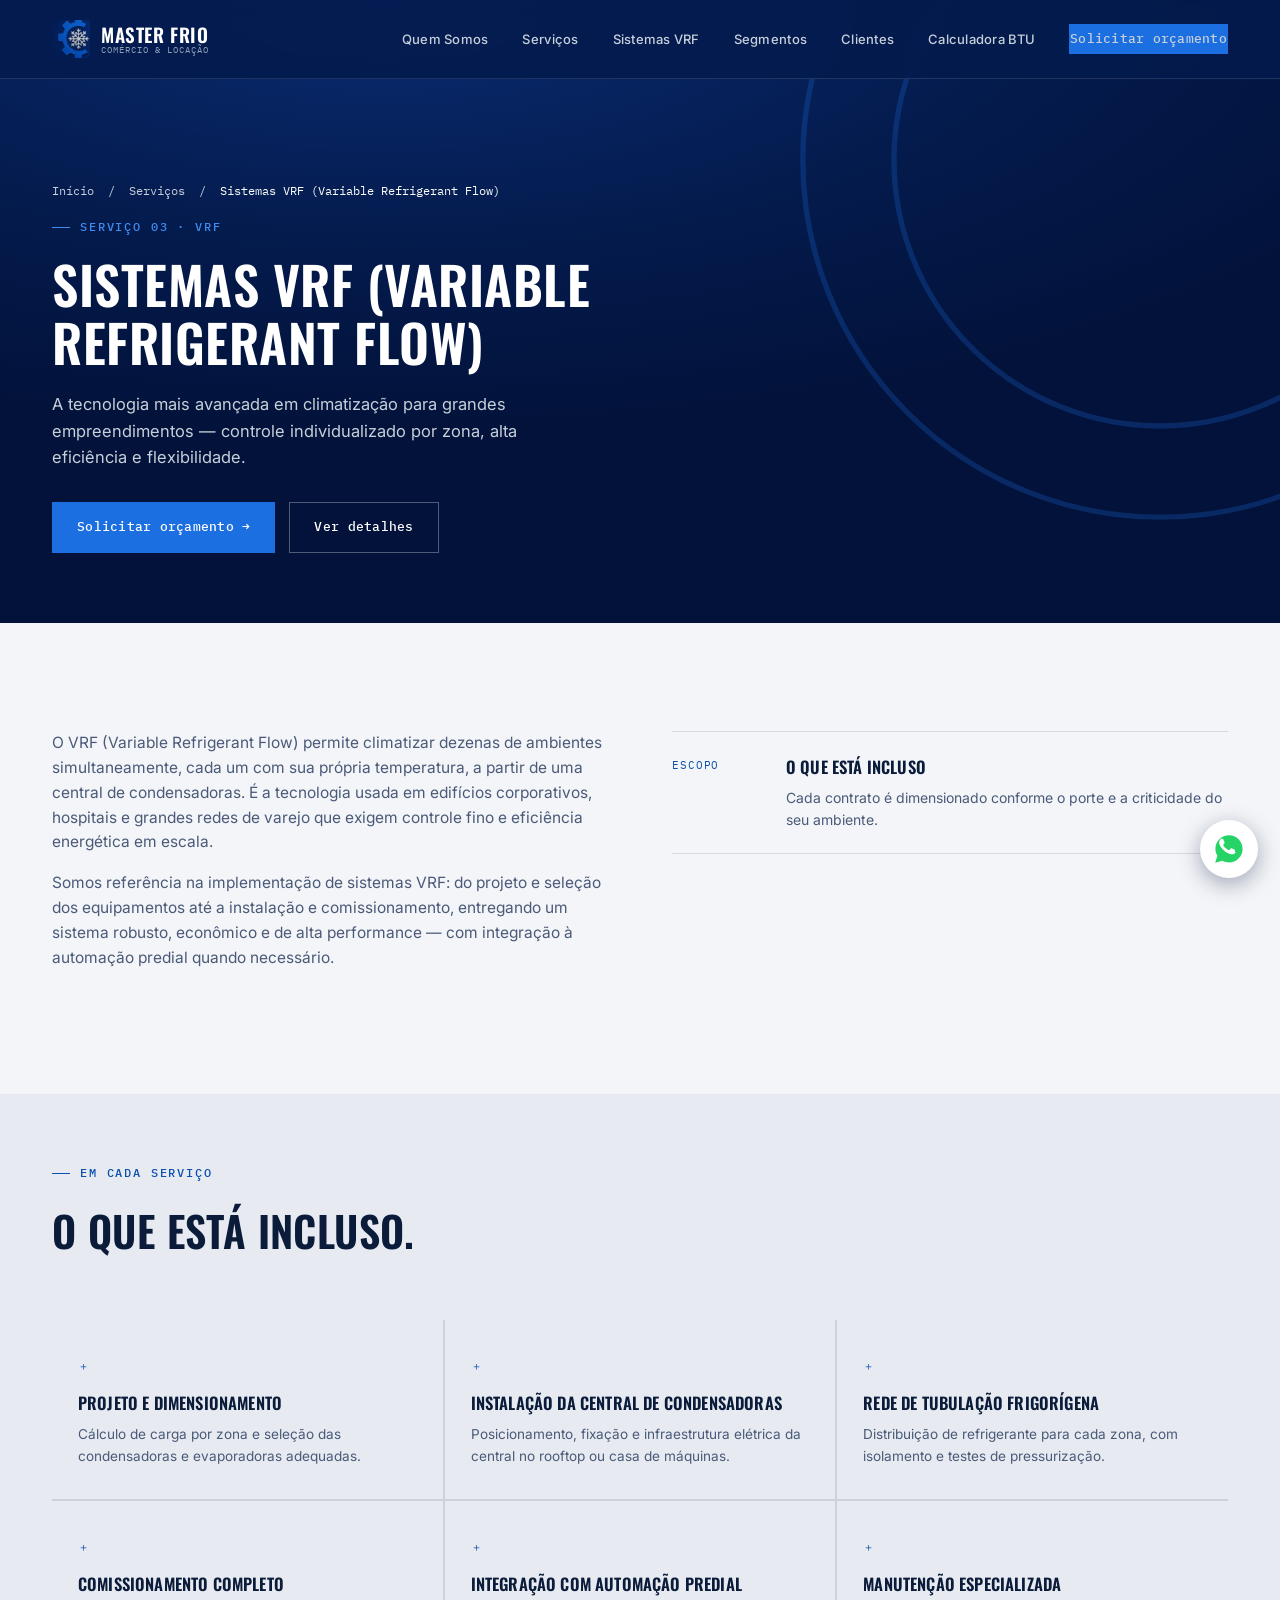
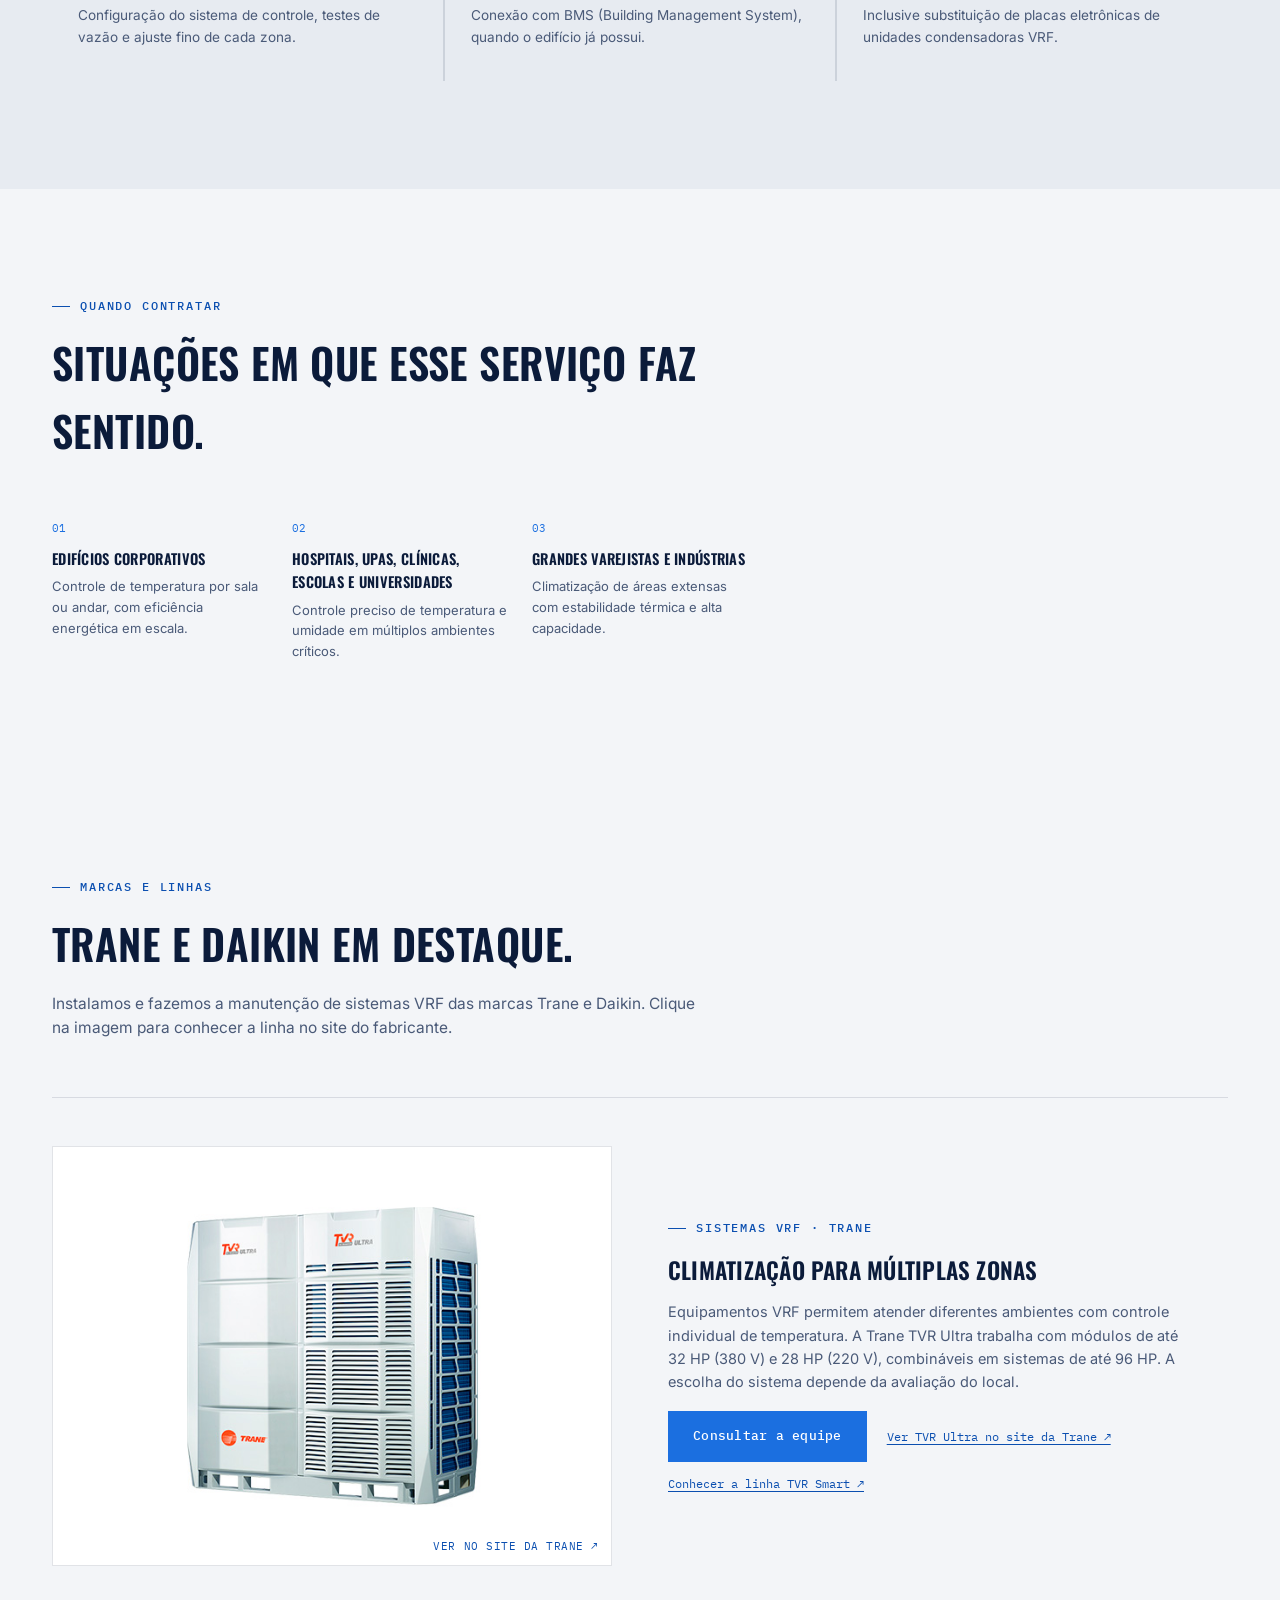
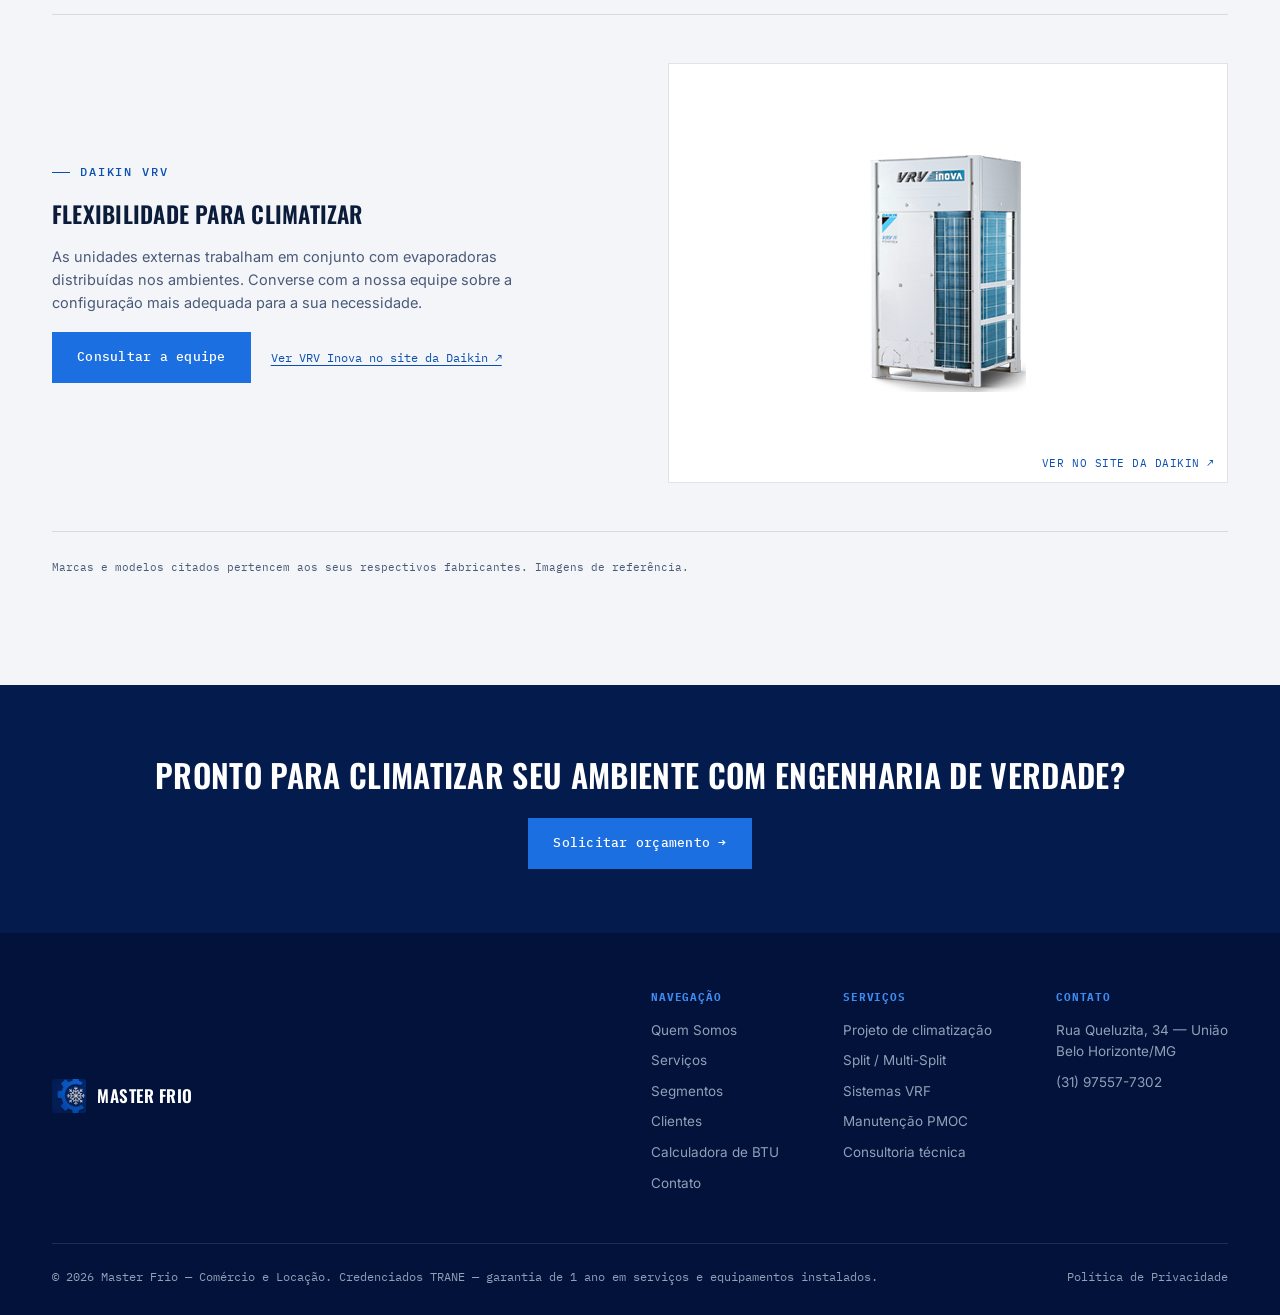
<file: servicos/sistema-vrf.html>
<!DOCTYPE html>
<html lang="pt-BR">
<head>
<meta charset="UTF-8">
<meta name="viewport" content="width=device-width, initial-scale=1.0">
<title>Sistemas VRF (Variable Refrigerant Flow) | Master Frio</title>
<meta name="description" content="Projeto, instalação e comissionamento de sistemas VRF de alta eficiência para grandes empreendimentos comerciais e industriais. Master Frio.">
<link rel="canonical" href="https://masterfrio.com.br/servicos/sistema-vrf.html">
<meta name="robots" content="index, follow">
<meta property="og:type" content="website">
<meta property="og:title" content="Sistemas VRF (Variable Refrigerant Flow) | Master Frio">
<meta property="og:description" content="Projeto, instalação e comissionamento de sistemas VRF de alta eficiência para grandes empreendimentos comerciais e industriais. Master Frio.">
<meta property="og:locale" content="pt_BR">
<link rel="icon" href="[data-uri]">
<link rel="preconnect" href="https://fonts.googleapis.com">
<link rel="preconnect" href="https://fonts.gstatic.com" crossorigin>
<link href="https://fonts.googleapis.com/css2?family=Oswald:wght@400;500;600;700&family=Inter:wght@400;500;600;700&family=IBM+Plex+Mono:wght@400;500;600&display=swap" rel="stylesheet">
<link rel="stylesheet" href="../assets/styles.css">
<script type="application/ld+json">
{
  "@context": "https://schema.org",
  "@type": "Service",
  "serviceType": "Instalação e manutenção de sistemas VRF",
  "description": "Projeto, instalação, comissionamento e manutenção de sistemas VRF (Variable Refrigerant Flow) para edifícios comerciais e industriais.",
  "provider": {
    "@type": "LocalBusiness",
    "name": "Master Frio — Refrigeração, Comércio e Locação",
    "telephone": "+55-31-97557-7302",
    "address": {
      "@type": "PostalAddress",
      "streetAddress": "Rua Queluzita, 34 — União",
      "addressLocality": "Belo Horizonte",
      "addressRegion": "MG",
      "addressCountry": "BR"
    }
  },
  "areaServed": "Belo Horizonte e região metropolitana"
}
</script>
<!--
  Google Analytics 4 (desativado por padrão).
  Para ativar: descomente as duas tags abaixo e troque G-XXXXXXXXXX pelo seu ID de medição.

  <script async src="https://www.googletagmanager.com/gtag/js?id=G-XXXXXXXXXX"></script>
  <script>
    window.dataLayer = window.dataLayer || [];
    function gtag(){dataLayer.push(arguments);}
    gtag('js', new Date());
    gtag('config', 'G-XXXXXXXXXX');
  </script>
-->
</head>
<body>

<header>
  <div class="container nav-inner">
    <a href="../index.html" class="logo">
      <img src="[data-uri]" alt="Master Frio">
      <span class="word"><b>Master Frio</b><small>Comércio &amp; Locação</small></span>
    </a>
    <nav class="links" id="navLinks">
      <a href="../index.html#sobre">Quem Somos</a>
      <a href="../index.html#servicos">Serviços</a>
      <a href="../index.html#sistemas">Sistemas VRF</a>
      <a href="../index.html#projetos">Segmentos</a>
      <a href="../index.html#clientes">Clientes</a>
      <a href="../calculadora-btu.html">Calculadora BTU</a>
      <a href="../index.html#contato" class="nav-cta">Solicitar orçamento</a>
    </nav>
    <button class="burger" id="burgerBtn" aria-label="Abrir menu" aria-expanded="false" aria-controls="navLinks">
      <span></span><span></span><span></span>
    </button>
  </div>
</header>


<div class="hero" style="padding-bottom:70px;">
  <div class="gear-ring">
    <svg viewBox="0 0 200 200" xmlns="http://www.w3.org/2000/svg">
      <g fill="none" stroke="#1B6FE0" stroke-width="1.4" opacity="0.5">
        <circle cx="100" cy="100" r="94"/>
        <circle cx="100" cy="100" r="70"/>
      </g>
    </svg>
  </div>
  <div class="container" style="position:relative; z-index:2;">
    <p class="form-note" style="color:var(--silver); margin-bottom:18px;"><a href="../index.html" style="color:var(--silver);">Início</a> &nbsp;/&nbsp; <a href="../index.html#servicos" style="color:var(--silver);">Serviços</a> &nbsp;/&nbsp; <span style="color:#fff;">Sistemas VRF (Variable Refrigerant Flow)</span></p>
    <div class="eyebrow on-dark">Serviço 03 · VRF</div>
    <h1 style="margin:18px 0 20px; max-width:760px;">Sistemas VRF (Variable Refrigerant Flow)</h1>
    <p class="lede">A tecnologia mais avançada em climatização para grandes empreendimentos — controle individualizado por zona, alta eficiência e flexibilidade.</p>
    <div class="hero-actions">
      <a href="../index.html#contato" class="btn btn-primary track-cta">Solicitar orçamento →</a>
      <a href="#detalhes" class="btn btn-ghost">Ver detalhes</a>
    </div>
  </div>
</div>

<section id="detalhes">
  <div class="container">
    <div class="about-grid">
      <div class="about-copy reveal">
        <p>O VRF (Variable Refrigerant Flow) permite climatizar dezenas de ambientes simultaneamente, cada um com sua própria temperatura, a partir de uma central de condensadoras. É a tecnologia usada em edifícios corporativos, hospitais e grandes redes de varejo que exigem controle fino e eficiência energética em escala.</p>
<p>Somos referência na implementação de sistemas VRF: do projeto e seleção dos equipamentos até a instalação e comissionamento, entregando um sistema robusto, econômico e de alta performance — com integração à automação predial quando necessário.</p>
      </div>
      <div class="pillars reveal">
        <div class="pillar">
          <span class="tag">Escopo</span>
          <div><h4>O que está incluso</h4><p>Cada contrato é dimensionado conforme o porte e a criticidade do seu ambiente.</p></div>
        </div>
      </div>
    </div>
  </div>
</section>

<section style="background:var(--paper-2); padding-top:70px;">
  <div class="container">
    <div class="sec-head reveal">
      <div class="eyebrow on-light">Em cada serviço</div>
      <h2>O que está incluso.</h2>
    </div>
    <div class="diff-grid reveal">
      <div class="diff-card"><span class="n">＋</span><h4>Projeto e dimensionamento</h4><p>Cálculo de carga por zona e seleção das condensadoras e evaporadoras adequadas.</p></div>
<div class="diff-card"><span class="n">＋</span><h4>Instalação da central de condensadoras</h4><p>Posicionamento, fixação e infraestrutura elétrica da central no rooftop ou casa de máquinas.</p></div>
<div class="diff-card"><span class="n">＋</span><h4>Rede de tubulação frigorígena</h4><p>Distribuição de refrigerante para cada zona, com isolamento e testes de pressurização.</p></div>
<div class="diff-card"><span class="n">＋</span><h4>Comissionamento completo</h4><p>Configuração do sistema de controle, testes de vazão e ajuste fino de cada zona.</p></div>
<div class="diff-card"><span class="n">＋</span><h4>Integração com automação predial</h4><p>Conexão com BMS (Building Management System), quando o edifício já possui.</p></div>
<div class="diff-card"><span class="n">＋</span><h4>Manutenção especializada</h4><p>Inclusive substituição de placas eletrônicas de unidades condensadoras VRF.</p></div>
    </div>
  </div>
</section>

<section>
  <div class="container">
    <div class="sec-head reveal">
      <div class="eyebrow on-light">Quando contratar</div>
      <h2>Situações em que esse serviço faz sentido.</h2>
    </div>
    <div class="values-strip reveal" style="margin-top:0; padding-top:0; border-top:none;">
      <div class="value-item"><span class="num">01</span><h5>Edifícios corporativos</h5><p>Controle de temperatura por sala ou andar, com eficiência energética em escala.</p></div>
<div class="value-item"><span class="num">02</span><h5>Hospitais, UPAs, clínicas, escolas e universidades</h5><p>Controle preciso de temperatura e umidade em múltiplos ambientes críticos.</p></div>
<div class="value-item"><span class="num">03</span><h5>Grandes varejistas e indústrias</h5><p>Climatização de áreas extensas com estabilidade térmica e alta capacidade.</p></div>
    </div>
  </div>
</section>

<section id="sistemas">
  <div class="container">
    <div class="sec-head reveal">
      <div class="eyebrow on-light">Marcas e linhas</div>
      <h2>Trane e Daikin em destaque.</h2>
      <p>Instalamos e fazemos a manutenção de sistemas VRF das marcas Trane e Daikin. Clique na imagem para conhecer a linha no site do fabricante.</p>
    </div>
    <div class="sys-list reveal">
      <div class="sys-row">
        <a class="sys-photo" href="https://www.trane.com/commercial/latin-america/br/pt/products-systems/vrff-e-mini-split/vrf/sistema-tvr-ultra.html" target="_blank" rel="noopener noreferrer" aria-label="Ver o sistema Trane TVR Ultra no site da Trane">
          <img src="../assets/trane-tvr-ultra.png" alt="Unidade externa do sistema VRF Trane TVR Ultra" loading="lazy">
          <span class="ext">Ver no site da Trane ↗</span>
        </a>
        <div class="sys-copy">
          <div class="eyebrow on-light">Sistemas VRF · Trane</div>
          <h3>Climatização para múltiplas zonas</h3>
          <p>Equipamentos VRF permitem atender diferentes ambientes com controle individual de temperatura. A Trane TVR Ultra trabalha com módulos de até 32 HP (380 V) e 28 HP (220 V), combináveis em sistemas de até 96 HP. A escolha do sistema depende da avaliação do local.</p>
          <div class="sys-actions">
            <a href="../index.html#contato" class="btn btn-primary track-cta">Consultar a equipe</a>
            <a href="https://www.trane.com/commercial/latin-america/br/pt/products-systems/vrff-e-mini-split/vrf/sistema-tvr-ultra.html" target="_blank" rel="noopener noreferrer" class="sys-link">Ver TVR Ultra no site da Trane ↗</a>
            <a href="https://www.trane.com/commercial/latin-america/br/pt/about-us/newsroom/press-releases/nova-linha-tvr-smart-chega-ao-brasil-com-maior-eficiencia-e-conectividade-sem-fio.html" target="_blank" rel="noopener noreferrer" class="sys-link">Conhecer a linha TVR Smart ↗</a>
          </div>
        </div>
      </div>
      <div class="sys-row">
        <a class="sys-photo" href="https://www.daikin.com.br/produto/vrv-inova" target="_blank" rel="noopener noreferrer" aria-label="Ver o sistema Daikin VRV Inova no site da Daikin">
          <img src="../assets/daikin-vrv-inova.png" alt="Unidade externa do sistema VRV Inova da Daikin" loading="lazy">
          <span class="ext">Ver no site da Daikin ↗</span>
        </a>
        <div class="sys-copy">
          <div class="eyebrow on-light">Daikin VRV</div>
          <h3>Flexibilidade para climatizar</h3>
          <p>As unidades externas trabalham em conjunto com evaporadoras distribuídas nos ambientes. Converse com a nossa equipe sobre a configuração mais adequada para a sua necessidade.</p>
          <div class="sys-actions">
            <a href="../index.html#contato" class="btn btn-primary track-cta">Consultar a equipe</a>
            <a href="https://www.daikin.com.br/produto/vrv-inova" target="_blank" rel="noopener noreferrer" class="sys-link">Ver VRV Inova no site da Daikin ↗</a>
          </div>
        </div>
      </div>
    </div>
    <p class="ref-note reveal">Marcas e modelos citados pertencem aos seus respectivos fabricantes. Imagens de referência.</p>
  </div>
</section>

<section style="background:var(--navy-deep); padding:64px 0;">
  <div class="container" style="text-align:center;">
    <h2 style="color:#fff; font-size:clamp(22px,3vw,32px); margin-bottom:18px;">Pronto para climatizar seu ambiente com engenharia de verdade?</h2>
    <a href="../index.html#contato" class="btn btn-primary track-cta">Solicitar orçamento →</a>
  </div>
</section>

<footer>
  <div class="container">
    <div class="footer-top">
      <div class="footer-logo">
        <img src="[data-uri]" alt="Master Frio">
        <b>Master Frio</b>
      </div>
      <div class="footer-cols">
        <div class="footer-col">
          <h6>Navegação</h6>
          <a href="../index.html#sobre">Quem Somos</a>
          <a href="../index.html#servicos">Serviços</a>
          <a href="../index.html#projetos">Segmentos</a>
          <a href="../index.html#clientes">Clientes</a>
          <a href="../calculadora-btu.html">Calculadora de BTU</a>
          <a href="../index.html#contato">Contato</a>
        </div>
        <div class="footer-col">
          <h6>Serviços</h6>
          <a href="projeto-climatizacao.html">Projeto de climatização</a>
          <a href="instalacao-split-multisplit.html">Split / Multi-Split</a>
          <a href="sistema-vrf.html">Sistemas VRF</a>
          <a href="manutencao-pmoc.html">Manutenção PMOC</a>
          <a href="consultoria-tecnica.html">Consultoria técnica</a>
        </div>
        <div class="footer-col">
          <h6>Contato</h6>
          <p>Rua Queluzita, 34 — União<br>Belo Horizonte/MG</p>
          <p>(31) 97557-7302</p>
        </div>
      </div>
    </div>
    <div class="footer-bottom">
      <span>© <span id="year"></span> Master Frio — Comércio e Locação. Credenciados TRANE — garantia de 1 ano em serviços e equipamentos instalados.</span>
      <span><a href="../privacidade.html" style="color:inherit;">Política de Privacidade</a></span>
    </div>
  </div>
</footer>

<a href="https://wa.me/5531975577302?text=Ol%C3%A1!%20Vim%20do%20site%20e%20gostaria%20de%20saber%20mais%20sobre%20sistemas%20VRF." target="_blank" rel="noopener" class="wa-float track-whatsapp" aria-label="Falar no WhatsApp">
  <svg viewBox="0 0 32 32" fill="none"><path d="M16 3C9 3 3.2 8.7 3.2 15.7c0 2.4.7 4.7 1.9 6.7L3 29l6.8-2c1.9 1.1 4 1.6 6.2 1.6 7 0 12.8-5.7 12.8-12.7C28.8 8.7 23 3 16 3Z" fill="#25D366"/><path d="M22.4 19.1c-.3.9-1.7 1.6-2.6 1.8-.7.1-1.6.2-4.7-1-3.9-1.6-6.5-5.6-6.7-5.9-.2-.3-1.6-2.1-1.6-4 0-1.9 1-2.8 1.3-3.2.3-.4.7-.5 1-.5h.7c.2 0 .5 0 .8.6.3.7 1.1 2.6 1.2 2.8.1.2.2.4 0 .7-.1.3-.2.4-.4.6l-.6.7c-.2.2-.4.4-.2.8.2.4 1 1.6 2.1 2.6 1.4 1.3 2.6 1.7 3 1.9.4.2.6.1.8-.1l1.2-1.4c.3-.3.5-.3.8-.2l2.5 1.2c.3.1.5.2.6.4.1.2.1 1-.2 1.9Z" fill="#fff"/></svg>
</a>

<script>
  const burger = document.getElementById('burgerBtn');
  const navLinks = document.getElementById('navLinks');
  function setMenu(open){
    navLinks.classList.toggle('open', open);
    burger.setAttribute('aria-expanded', open ? 'true' : 'false');
  }
  burger.addEventListener('click', () => setMenu(!navLinks.classList.contains('open')));
  navLinks.querySelectorAll('a').forEach(a => a.addEventListener('click', () => setMenu(false)));
  document.addEventListener('keydown', (e) => { if (e.key === 'Escape') setMenu(false); });

  const observer = new IntersectionObserver((entries) => {
    entries.forEach(e => { if (e.isIntersecting) { e.target.classList.add('in'); observer.unobserve(e.target); } });
  }, { threshold: 0.12 });
  document.querySelectorAll('.reveal').forEach(el => observer.observe(el));

  document.getElementById('year').textContent = new Date().getFullYear();

  function track(eventName, label){ if (typeof gtag === 'function') gtag('event', eventName, { label: label }); }
  document.querySelectorAll('.track-whatsapp').forEach(el => el.addEventListener('click', () => track('click_whatsapp', 'whatsapp_pagina_servico')));
  document.querySelectorAll('.track-cta').forEach(el => el.addEventListener('click', () => track('click_cta_orcamento', el.textContent.trim())));
</script>
</body>
</html>
</file>
<file: assets/styles.css>
:root{
    --navy-deep:#041B4D;
    --navy-deeper:#02123A;
    --navy-panel:#0B2760;
    --navy-panel-2:#081F52;
    --cobalt:#1B6FE0;
    --cobalt-bright:#3E8CF0;
    --cobalt-deep:#0B4FB0;
    --silver:#C7D0DA;
    --silver-bright:#E7ECF2;
    --silver-dim:#8FA0B8;
    --paper:#F3F5F8;
    --paper-2:#E7EBF1;
    --ink:#0B1B3A;
    --ink-soft:#4A5A78;
    --line-light:rgba(11,27,58,0.12);
    --line-dark:rgba(199,208,218,0.16);
    --display:'Oswald', sans-serif;
    --body:'Inter', sans-serif;
    --mono:'IBM Plex Mono', monospace;
  }
  *{box-sizing:border-box; margin:0; padding:0;}
  a:focus-visible, button:focus-visible, input:focus-visible, select:focus-visible, textarea:focus-visible{
    outline:2px solid var(--cobalt-bright, #3E8CF0); outline-offset:2px;
  }
  html{scroll-behavior:smooth;}
  body{
    font-family:var(--body);
    background:var(--paper);
    color:var(--ink);
    line-height:1.6;
    -webkit-font-smoothing:antialiased;
    overflow-x:hidden;
  }
  a{color:inherit; text-decoration:none;}
  img,svg{display:block; max-width:100%;}
  ul{list-style:none;}
  .container{width:100%; max-width:1240px; margin:0 auto; padding:0 32px;}
  @media (max-width:640px){ .container{padding:0 20px;} }

  .eyebrow{
    font-family:var(--mono); font-size:11.5px; letter-spacing:0.16em;
    text-transform:uppercase; display:flex; align-items:center; gap:10px; font-weight:500;
  }
  .eyebrow::before{content:""; width:18px; height:1px; background:currentColor; display:inline-block;}
  .eyebrow.on-dark{color:var(--cobalt-bright);}
  .eyebrow.on-light{color:var(--cobalt-deep);}

  h1,h2,h3,h4{
    font-family:var(--display); font-weight:600;
    letter-spacing:0.01em; text-transform:uppercase;
  }

  /* ===================== NAV ===================== */
  header{
    position:fixed; top:0; left:0; right:0; z-index:100;
    background:rgba(4,27,77,0.88);
    backdrop-filter:blur(10px);
    border-bottom:1px solid rgba(199,208,218,0.14);
  }
  .nav-inner{display:flex; align-items:center; justify-content:space-between; height:78px;}
  .logo{display:flex; align-items:center; gap:11px;}
  .logo img{width:38px; height:38px; object-fit:cover; border-radius:3px;}
  .logo .word{display:flex; flex-direction:column; line-height:1.1;}
  .logo .word b{
    font-family:var(--display); font-weight:600; font-size:19px; color:#fff;
    letter-spacing:0.03em; text-transform:uppercase;
  }
  .logo .word small{
    font-family:var(--mono); font-weight:400; font-size:8.5px; letter-spacing:.12em;
    color:var(--silver-dim); text-transform:uppercase;
  }
  nav.links{display:flex; align-items:center; gap:34px;}
  nav.links a{font-size:13px; color:var(--silver); font-weight:500; position:relative; padding:4px 0; letter-spacing:.02em;}
  nav.links a::after{content:""; position:absolute; left:0; bottom:0; height:2px; width:0; background:var(--cobalt-bright); transition:width .25s ease;}
  nav.links a:hover::after{width:100%;}
  nav.links a:hover{color:#fff;}
  .nav-cta{
    font-family:var(--mono); font-size:12px; font-weight:500;
    color:#fff; background:var(--cobalt);
    padding:10px 18px; letter-spacing:.02em; border:1px solid var(--cobalt);
    transition:background .2s, color .2s;
  }
  .nav-cta:hover{background:transparent; color:var(--cobalt-bright); border-color:var(--cobalt-bright);}
  .burger{display:none; flex-direction:column; gap:5px; cursor:pointer; background:none; border:none; padding:6px;}
  .burger span{width:22px; height:2px; background:#fff; display:block;}
  @media (max-width:900px){
    nav.links{
      position:fixed; top:78px; left:0; right:0; bottom:0;
      background:var(--navy-deep); flex-direction:column; justify-content:flex-start;
      padding:40px 32px; gap:26px; transform:translateX(100%);
      transition:transform .3s ease; overflow-y:auto;
    }
    nav.links.open{transform:translateX(0);}
    nav.links a{font-size:19px;}
    .nav-cta{margin-top:10px; text-align:center;}
    .burger{display:flex;}
  }

  /* ===================== HERO ===================== */
  .hero{position:relative; background:radial-gradient(ellipse 90% 70% at 30% 0%, #0A2C72 0%, var(--navy-deep) 55%, var(--navy-deeper) 100%); color:#fff; padding:170px 0 0; overflow:hidden;}
  .gear-ring{
    position:absolute; top:-220px; right:-260px; width:760px; height:760px;
    border-radius:50%; opacity:.5;
  }
  .gear-ring svg{width:100%; height:100%;}
  .hero-inner{position:relative; z-index:2; display:grid; grid-template-columns:1fr; gap:30px; padding-bottom:64px;}
  .hero-logo{width:min(560px,86%); margin-bottom:8px;}
  @media (max-width:640px){ .hero{padding-top:130px;} .hero-logo{width:min(420px,92%); margin-bottom:4px;} }
  .trane-badge{
    display:inline-flex; align-items:center; gap:9px;
    font-family:var(--mono); font-size:11.5px; letter-spacing:.03em; text-transform:none;
    color:var(--silver-bright); background:rgba(27,111,224,0.14);
    border:1px solid rgba(62,140,240,0.4); padding:8px 16px; margin-bottom:6px;
  }
  .trane-badge svg{width:14px; height:14px; color:var(--cobalt-bright); flex-shrink:0;}
  @media (max-width:480px){ .trane-badge{font-size:10.5px; padding:7px 12px;} }
  .hero h1{font-size:clamp(30px,4.4vw,52px); line-height:1.12; margin:10px 0 20px; color:#fff; max-width:820px;}
  .hero h1 em{font-style:normal; color:var(--cobalt-bright);}
  .hero p.lede{font-family:var(--body); text-transform:none; font-size:16.5px; color:var(--silver); max-width:520px; margin-bottom:32px; letter-spacing:0;}
  .hero-actions{display:flex; gap:14px; flex-wrap:wrap;}
  .btn{
    font-family:var(--mono); font-size:13px; font-weight:500; padding:14px 24px;
    letter-spacing:.02em; display:inline-flex; align-items:center; gap:10px;
    border:1px solid transparent; cursor:pointer;
  }
  .btn-primary{background:var(--cobalt); color:#fff; border-color:var(--cobalt);}
  .btn-primary:hover{background:transparent; color:var(--cobalt-bright); border-color:var(--cobalt-bright);}
  .btn-ghost{border-color:rgba(255,255,255,0.3); color:#fff;}
  .btn-ghost:hover{border-color:var(--silver); color:var(--silver);}

  .hero-strip{border-top:1px solid rgba(199,208,218,0.14); background:var(--navy-deeper); overflow:hidden; position:relative;}
  .marquee{
    display:flex; gap:60px; white-space:nowrap; padding:15px 0;
    animation:scroll-left 26s linear infinite;
    font-family:var(--mono); font-size:12px; color:var(--silver-dim); letter-spacing:.04em;
  }
  .marquee span b{color:var(--cobalt-bright); font-weight:600;}
  @keyframes scroll-left{ from{transform:translateX(0);} to{transform:translateX(-50%);} }

  /* ===================== SECTION SHELL ===================== */
  section{padding:108px 0;}
  @media (max-width:640px){ section{padding:76px 0;} }
  .sec-head{max-width:660px; margin-bottom:56px;}
  .sec-head h2{font-size:clamp(26px,3.4vw,42px); margin-top:14px; color:var(--ink); letter-spacing:0.01em;}
  .sec-head p{font-family:var(--body); text-transform:none; color:var(--ink-soft); margin-top:14px; font-size:15.5px; letter-spacing:0;}
  .on-dark .sec-head h2{color:#fff;}
  .on-dark .sec-head p{color:var(--silver);}

  /* ===================== QUEM SOMOS ===================== */
  #sobre{background:var(--paper);}
  .about-grid{display:grid; grid-template-columns:1fr 1fr; gap:64px; align-items:start;}
  @media (max-width:900px){ .about-grid{grid-template-columns:1fr; gap:40px;} }
  .about-copy p{font-family:var(--body); text-transform:none; letter-spacing:0; color:var(--ink-soft); font-size:15.5px; margin-bottom:16px;}
  .pillars{display:flex; flex-direction:column;}
  .pillar{padding:22px 0; border-top:1px solid var(--line-light); display:grid; grid-template-columns:96px 1fr; gap:18px;}
  .pillar:last-child{border-bottom:1px solid var(--line-light);}
  .pillar .tag{font-family:var(--mono); font-size:11px; letter-spacing:.08em; color:var(--cobalt-deep); text-transform:uppercase; padding-top:3px;}
  .pillar h4{font-size:16.5px; margin-bottom:6px; letter-spacing:0.01em;}
  .pillar p{font-family:var(--body); text-transform:none; letter-spacing:0; font-size:14px; color:var(--ink-soft);}

  .values-strip{margin-top:64px; padding-top:48px; border-top:1px solid var(--line-light); display:grid; grid-template-columns:repeat(5,1fr); gap:24px;}
  @media (max-width:900px){ .values-strip{grid-template-columns:repeat(2,1fr);} }
  @media (max-width:480px){ .values-strip{grid-template-columns:1fr;} }
  .value-item .num{font-family:var(--mono); font-size:11px; color:var(--cobalt); display:block; margin-bottom:10px;}
  .value-item h5{font-family:var(--display); font-weight:600; text-transform:uppercase; font-size:14.5px; margin-bottom:6px; color:var(--ink); letter-spacing:0.02em;}
  .value-item p{font-family:var(--body); font-size:13px; color:var(--ink-soft);}

  /* ===================== SERVIÇOS ===================== */
  #servicos{background:var(--navy-deep); color:#fff; position:relative;}
  .services-grid{display:grid; grid-template-columns:repeat(3,1fr); gap:1px; background:rgba(199,208,218,0.14); border:1px solid rgba(199,208,218,0.14);}
  @media (max-width:900px){ .services-grid{grid-template-columns:repeat(2,1fr);} }
  @media (max-width:600px){ .services-grid{grid-template-columns:1fr;} }
  .service-card{background:var(--navy-panel-2); padding:34px 28px; display:flex; flex-direction:column; gap:16px; transition:background .25s ease;}
  .service-card:hover{background:var(--navy-panel);}
  .service-icon{width:42px; height:42px; color:var(--cobalt-bright);}
  .service-card h3{font-size:18px; color:#fff; letter-spacing:0.01em;}
  .service-card p{font-family:var(--body); text-transform:none; letter-spacing:0; font-size:13.8px; color:var(--silver);}
  .service-card .tag{font-family:var(--mono); font-size:10.5px; color:var(--silver-dim); letter-spacing:.08em; text-transform:uppercase;}

  /* ===================== DIFERENCIAIS ===================== */
  #diferenciais{background:var(--paper-2);}
  .diff-grid{display:grid; grid-template-columns:repeat(3,1fr); gap:2px; background:var(--line-light);}
  @media (max-width:900px){ .diff-grid{grid-template-columns:repeat(2,1fr);} }
  @media (max-width:600px){ .diff-grid{grid-template-columns:1fr;} }
  .diff-card{background:var(--paper-2); padding:32px 26px;}
  .diff-card .n{font-family:var(--mono); font-size:11px; color:var(--cobalt-deep); letter-spacing:.08em;}
  .diff-card h4{font-size:16.5px; margin:12px 0 8px; color:var(--ink); letter-spacing:0.01em;}
  .diff-card p{font-family:var(--body); text-transform:none; letter-spacing:0; font-size:13.6px; color:var(--ink-soft);}
  .diff-card--highlight{background:var(--navy-deep); position:relative;}
  .diff-card--highlight .n{color:var(--cobalt-bright);}
  .diff-card--highlight h4{color:#fff;}
  .diff-card--highlight p{color:var(--silver);}

  /* ===================== CASE DE SUCESSO ===================== */
  #case{background:var(--navy-deep); color:#fff;}
  .case-grid{display:grid; grid-template-columns:1fr 1fr; gap:64px; align-items:center;}
  @media (max-width:900px){ .case-grid{grid-template-columns:1fr; gap:32px;} }
  .repeat-client{
    margin-top:40px; padding-top:28px; border-top:1px solid rgba(199,208,218,0.14);
    display:grid; grid-template-columns:22px 1fr; gap:14px; align-items:flex-start;
  }
  .repeat-client svg{width:20px; height:20px; color:var(--cobalt-bright); margin-top:2px;}
  .repeat-client p{font-family:var(--body); text-transform:none; letter-spacing:0; font-size:14px; color:var(--silver); line-height:1.6;}
  .repeat-client p b{color:#fff; font-weight:600;}

  /* ===================== PROJETOS ===================== */
  #projetos{background:var(--paper);}
  .proj-list{display:flex; flex-direction:column;}
  .proj-row{display:grid; grid-template-columns:0.9fr 1.1fr; gap:56px; align-items:center; padding:48px 0; border-top:1px solid var(--line-light);}
  .proj-row:last-child{border-bottom:1px solid var(--line-light);}
  @media (max-width:900px){ .proj-row{grid-template-columns:1fr; gap:22px; padding:36px 0;} }
  .proj-row:nth-child(even) .proj-art{order:2;}
  @media (max-width:900px){ .proj-row:nth-child(even) .proj-art{order:0;} }
  .proj-art{background:var(--navy-panel-2); border:1px solid var(--line-light); aspect-ratio:4/3; display:flex; align-items:center; justify-content:center; padding:24px; position:relative; overflow:hidden;}
  .proj-art svg{width:100%; height:100%;}
  .proj-art.photo{padding:0;}
  .proj-art.photo img{width:100%; height:100%; object-fit:cover; display:block; filter:saturate(0.94) contrast(1.03);}
  .proj-art.photo::after{content:""; position:absolute; inset:0; background:linear-gradient(180deg, rgba(4,27,77,0) 55%, rgba(4,27,77,0.55) 100%);}
  .proj-art.photo .cap{
    position:absolute; left:14px; bottom:12px; z-index:2;
    font-family:var(--mono); font-size:10.5px; letter-spacing:.06em; text-transform:uppercase;
    color:#fff; background:rgba(4,27,77,0.55); padding:5px 9px; border:1px solid rgba(199,208,218,0.25);
  }
  @media (max-width:600px){
    .proj-art{aspect-ratio:5/4; margin:0 -20px; width:calc(100% + 40px); border-left:none; border-right:none;}
    .proj-art.photo .cap{font-size:9.5px; left:20px; bottom:10px; padding:4px 8px;}
  }

  /* ===================== GALERIA ===================== */
  #galeria{background:var(--navy-deeper); padding:0;}
  .gallery-strip{display:grid; grid-template-columns:1.3fr 1fr; gap:2px; background:rgba(199,208,218,0.14);}
  @media (max-width:760px){ .gallery-strip{grid-template-columns:1fr;} }
  .gallery-item{position:relative; overflow:hidden; aspect-ratio:16/10; background:var(--navy-panel-2);}
  .gallery-item img{width:100%; height:100%; object-fit:cover; display:block; transition:transform .5s ease; filter:saturate(0.92);}
  .gallery-item:hover img{transform:scale(1.045);}
  .gallery-item::after{content:""; position:absolute; inset:0; background:linear-gradient(180deg, rgba(4,27,77,0) 45%, rgba(2,18,58,0.72) 100%);}
  .gallery-item .cap{position:absolute; left:22px; bottom:18px; z-index:2; color:#fff; max-width:88%;}
  .gallery-item .cap .eyebrow{color:var(--cobalt-bright); margin-bottom:6px;}
  .gallery-item .cap h4{font-size:16px; letter-spacing:0.01em; color:#fff; line-height:1.3;}
  @media (max-width:760px){
    .gallery-item{aspect-ratio:4/3;}
    .gallery-item .cap{left:16px; bottom:14px; max-width:92%;}
    .gallery-item .cap h4{font-size:14px;}
  }
  .proj-copy .eyebrow{margin-bottom:14px;}
  .proj-copy h3{font-size:23px; margin-bottom:12px; color:var(--ink); letter-spacing:0.01em;}
  .proj-copy p{font-family:var(--body); text-transform:none; letter-spacing:0; font-size:14.5px; color:var(--ink-soft); margin-bottom:16px;}
  .proj-specs{display:flex; gap:22px; flex-wrap:wrap; font-family:var(--mono); font-size:11.5px; color:var(--cobalt-deep);}
  .proj-specs span{border-top:1px solid var(--line-light); padding-top:8px; display:block;}

  /* ===================== COMPLIANCE ===================== */
  #conformidade{background:var(--navy-deep); color:#fff;}
  .comp-grid{display:grid; grid-template-columns:1.1fr 1fr; gap:64px; align-items:center;}
  @media (max-width:900px){ .comp-grid{grid-template-columns:1fr; gap:36px;} }
  .comp-list{display:flex; flex-direction:column;}
  .comp-item{display:grid; grid-template-columns:24px 1fr; gap:16px; padding:18px 0; border-top:1px solid rgba(199,208,218,0.14);}
  .comp-item:last-child{border-bottom:1px solid rgba(199,208,218,0.14);}
  .comp-item svg{width:18px; height:18px; color:var(--cobalt-bright); margin-top:3px;}
  .comp-item h5{font-size:15px; color:#fff; margin-bottom:4px; letter-spacing:0.01em;}
  .comp-item p{font-family:var(--body); text-transform:none; letter-spacing:0; font-size:13.2px; color:var(--silver);}
  .comp-panel{background:var(--navy-panel-2); border:1px solid rgba(199,208,218,0.14); padding:30px;}
  .comp-panel .row{display:flex; justify-content:space-between; padding:14px 0; border-top:1px solid rgba(199,208,218,0.1); font-family:var(--mono); font-size:12.5px;}
  .comp-panel .row:first-child{border-top:none;}
  .comp-panel .row .k{color:var(--silver);}
  .comp-panel .row .v{color:var(--cobalt-bright); font-weight:600;}

  /* ===================== CLIENTES ===================== */
  #clientes{background:var(--paper-2);}
  .clients-grid{display:flex; flex-wrap:wrap; gap:24px; align-items:stretch;}
  .client-card{
    flex:1 1 220px; max-width:320px; background:#fff; border:1px solid var(--line-light);
    padding:34px 30px; display:flex; flex-direction:column; align-items:center; gap:16px;
    transition:border-color .2s ease, transform .2s ease;
  }
  .client-card:hover{border-color:var(--cobalt); transform:translateY(-2px);}
  .client-card img{max-height:88px; width:auto; max-width:100%; object-fit:contain;}
  .client-name{font-family:var(--mono); font-size:11px; letter-spacing:.06em; text-transform:uppercase; color:var(--ink-soft); text-align:center;}
  .clients-cta{margin-top:36px;}
  @media (max-width:600px){ .clients-grid{gap:16px;} .client-card{padding:26px 20px;} }

  /* ===================== CONTATO ===================== */
  #contato{background:var(--paper-2);}
  .contact-grid{display:grid; grid-template-columns:0.9fr 1.1fr; gap:64px;}
  @media (max-width:900px){ .contact-grid{grid-template-columns:1fr; gap:40px;} }
  .contact-info h2{font-size:clamp(26px,3.4vw,38px); margin:14px 0 18px;}
  .contact-info p{font-family:var(--body); text-transform:none; letter-spacing:0; color:var(--ink-soft); font-size:15px; margin-bottom:28px; max-width:420px;}
  .contact-details{display:flex; flex-direction:column; gap:18px;}
  .contact-details .item{display:flex; gap:14px; align-items:flex-start;}
  .contact-details svg{width:19px; height:19px; color:var(--cobalt-deep); flex-shrink:0; margin-top:2px;}
  .contact-details .k{font-family:var(--mono); font-size:10.5px; text-transform:uppercase; letter-spacing:.08em; color:var(--cobalt-deep); display:block; margin-bottom:3px;}
  .contact-details .v{font-family:var(--body); font-size:14.5px; color:var(--ink);}

  form.quote{background:#fff; border:1px solid var(--line-light); padding:36px;}
  .form-row{display:grid; grid-template-columns:1fr 1fr; gap:16px; margin-bottom:16px;}
  @media (max-width:560px){ .form-row{grid-template-columns:1fr;} }
  .field{display:flex; flex-direction:column; gap:7px; margin-bottom:16px;}
  .field label{font-family:var(--mono); font-size:10.5px; text-transform:uppercase; letter-spacing:.07em; color:var(--ink-soft);}
  .field input, .field select, .field textarea{
    border:1px solid var(--line-light); background:var(--paper); padding:12px 13px;
    font-family:var(--body); font-size:14px; color:var(--ink);
  }
  .field input:focus, .field select:focus, .field textarea:focus{outline:2px solid var(--cobalt); outline-offset:0; border-color:transparent;}
  .field textarea{resize:vertical; min-height:90px;}
  form.quote .btn-primary{width:100%; justify-content:center; margin-top:6px; background:var(--navy-deep); color:#fff; border-color:var(--navy-deep);}
  form.quote .btn-primary:hover{background:transparent; color:var(--navy-deep);}
  .form-note{font-size:11.5px; color:var(--ink-soft); margin-top:12px; font-family:var(--mono);}
  .form-status{font-family:var(--mono); font-size:12.5px; margin-top:14px; padding:0; max-height:0; overflow:hidden; opacity:0; transition:all .25s ease;}
  .form-status.is-visible{max-height:60px; opacity:1; padding:10px 12px;}
  .form-status--ok{background:rgba(89,217,140,0.14); color:#1F7A52; border:1px solid rgba(89,217,140,0.35);}
  .form-status--error{background:rgba(242,169,59,0.14); color:#8a5a12; border:1px solid rgba(242,169,59,0.4);}
  .hp-field{position:absolute; left:-9999px; width:1px; height:1px; overflow:hidden;}

  /* ===================== FOOTER ===================== */
  footer{background:var(--navy-deeper); color:var(--silver-dim); padding:56px 0 28px;}
  .footer-top{display:flex; justify-content:space-between; gap:40px; flex-wrap:wrap; padding-bottom:40px; border-bottom:1px solid rgba(199,208,218,0.14);}
  .footer-logo{display:flex; align-items:center; gap:11px;}
  .footer-logo img{width:34px; height:34px; object-fit:cover; border-radius:3px;}
  .footer-logo b{font-family:var(--display); font-weight:600; font-size:17px; color:#fff; letter-spacing:0.03em; text-transform:uppercase;}
  .footer-cols{display:flex; gap:64px; flex-wrap:wrap;}
  .footer-col h6{font-family:var(--mono); font-size:10.5px; letter-spacing:.08em; text-transform:uppercase; color:var(--cobalt-bright); margin-bottom:14px;}
  .footer-col a, .footer-col p{display:block; font-family:var(--body); font-size:13.5px; color:var(--silver-dim); margin-bottom:9px;}
  .footer-col a:hover{color:#fff;}
  .footer-bottom{display:flex; justify-content:space-between; padding-top:24px; font-family:var(--mono); font-size:11.5px; flex-wrap:wrap; gap:10px;}

  /* ===================== WHATSAPP FLUTUANTE ===================== */
  .wa-float{
    position:fixed; right:22px; bottom:22px; z-index:200;
    width:58px; height:58px; border-radius:50%;
    display:flex; align-items:center; justify-content:center;
    background:#fff; box-shadow:0 6px 22px rgba(2,18,58,0.35);
    animation:wa-pulse 2.6s ease-in-out infinite;
  }
  .wa-float svg{width:34px; height:34px;}
  @keyframes wa-pulse{
    0%,100%{box-shadow:0 6px 22px rgba(2,18,58,0.35), 0 0 0 0 rgba(37,211,102,0.35);}
    50%{box-shadow:0 6px 22px rgba(2,18,58,0.35), 0 0 0 10px rgba(37,211,102,0);}
  }
  @media (max-width:640px){ .wa-float{width:52px; height:52px; right:16px; bottom:16px;} .wa-float svg{width:30px; height:30px;} }
  @media (prefers-reduced-motion: reduce){ .wa-float{animation:none;} }

  /* reveal */
  .reveal{opacity:0; transform:translateY(18px); transition:opacity .6s ease, transform .6s ease;}
  .reveal.in{opacity:1; transform:none;}
  @media (prefers-reduced-motion: reduce){
    .reveal{opacity:1; transform:none; transition:none;}
    .marquee{animation:none;}
    html{scroll-behavior:auto;}
  }

  /* ===== Segmentos no hero ===== */
  .hero-segments{display:flex; flex-wrap:wrap; gap:8px; margin:0 0 30px; max-width:640px;}
  .hero-segments li{font-family:var(--mono); font-size:11.5px; letter-spacing:.04em; color:var(--silver-bright); border:1px solid rgba(199,208,218,0.28); padding:6px 12px;}

  /* ===== Sistemas VRF (Trane / Daikin) ===== */
  #sistemas{background:var(--navy-deep); color:#fff;}
  .brand-grid{display:grid; grid-template-columns:1fr 1fr; gap:24px;}
  @media (max-width:900px){ .brand-grid{grid-template-columns:1fr;} }
  .brand-card{background:var(--navy-panel-2); border:1px solid rgba(199,208,218,0.14); padding:34px 30px; display:flex; flex-direction:column; gap:12px;}
  .brand-tag{font-family:var(--mono); font-size:10.5px; letter-spacing:.1em; text-transform:uppercase; color:var(--cobalt-bright);}
  .brand-card h3{font-size:30px; color:#fff; letter-spacing:0.01em;}
  .brand-sub{font-family:var(--mono); font-size:12px; color:var(--silver-dim); text-transform:uppercase; letter-spacing:.06em; margin-top:-6px;}
  .brand-card p{font-family:var(--body); text-transform:none; letter-spacing:0; font-size:14.5px; color:var(--silver);}
  .brand-card .brand-extra{font-size:13.5px; color:var(--silver-dim); border-top:1px solid rgba(199,208,218,0.12); padding-top:12px;}
  .brand-card .brand-extra b{color:#fff; font-weight:600;}
  .brand-links{display:flex; flex-wrap:wrap; gap:10px; margin-top:auto; padding-top:10px;}
  .brand-link{font-family:var(--mono); font-size:12px; color:#fff; background:var(--cobalt); border:1px solid var(--cobalt); padding:10px 14px;}
  .brand-link:hover{background:transparent; color:var(--cobalt-bright); border-color:var(--cobalt-bright);}
  .brand-link--ghost{background:transparent; border-color:rgba(199,208,218,0.3); color:var(--silver);}
  .brand-points{display:grid; grid-template-columns:repeat(3,1fr); gap:1px; background:rgba(199,208,218,0.14); border:1px solid rgba(199,208,218,0.14); margin-top:24px;}
  @media (max-width:700px){ .brand-points{grid-template-columns:1fr;} }
  .brand-points div{background:var(--navy-panel-2); padding:20px 22px; display:flex; flex-direction:column; gap:4px;}
  .brand-points b{font-family:var(--display); text-transform:uppercase; font-weight:600; font-size:15px; color:#fff; letter-spacing:.02em;}
  .brand-points span{font-size:13px; color:var(--silver);}

  .ref-note{font-family:var(--mono); font-size:11px; color:var(--ink-soft); opacity:.75; margin-top:26px; max-width:640px; line-height:1.7;}
  .ref-note--dark{color:var(--silver); opacity:.6;}

  /* ===== FAQ ===== */
  #faq{background:var(--paper-2);}
  .faq-list{max-width:820px; border-top:1px solid var(--line-light);}
  .faq-item{border-bottom:1px solid var(--line-light); padding:0;}
  .faq-item summary{cursor:pointer; list-style:none; padding:20px 36px 20px 0; font-family:var(--display); text-transform:uppercase; font-weight:600; font-size:16px; letter-spacing:.01em; color:var(--ink); position:relative;}
  .faq-item summary::-webkit-details-marker{display:none;}
  .faq-item summary::after{content:"+"; position:absolute; right:6px; top:50%; transform:translateY(-50%); font-family:var(--mono); font-size:20px; color:var(--cobalt-deep);}
  .faq-item[open] summary::after{content:"–";}
  .faq-item p{font-family:var(--body); font-size:14.5px; color:var(--ink-soft); padding:0 36px 22px 0; line-height:1.7;}

  /* ===== Fotos dos equipamentos (Trane / Daikin) ===== */
  .brand-photo{position:relative; background:#EEF2F7; border:1px solid rgba(199,208,218,0.2); aspect-ratio:16/10; display:flex; align-items:center; justify-content:center; overflow:hidden; margin:-4px 0 6px;}
  .brand-photo img{width:100%; height:100%; object-fit:contain; display:block;}
  .brand-photo .cap{position:absolute; left:10px; bottom:10px; font-family:var(--mono); font-size:10.5px; letter-spacing:.05em; text-transform:uppercase; color:#fff; background:rgba(4,27,77,0.72); padding:4px 8px;}
  .seg-chips{display:flex; flex-wrap:wrap; gap:8px; margin-top:34px;}
  .seg-chips li{font-family:var(--mono); font-size:11.5px; letter-spacing:.04em; color:var(--cobalt-deep); border:1px solid var(--line-light); background:#fff; padding:7px 13px;}


  /* ===== Sistemas e aplicações (linhas com foto, estilo R&F) ===== */
  #sistemas{background:var(--paper); color:var(--ink);}
  #projetos{background:#fff;}
  .sys-list{margin-top:8px;}
  .sys-row{display:grid; grid-template-columns:1fr 1fr; gap:56px; align-items:center; padding:48px 0; border-top:1px solid var(--line-light);}
  .sys-row:last-child{border-bottom:1px solid var(--line-light);}
  .sys-row:nth-child(even) .sys-photo{order:2;}
  @media (max-width:900px){ .sys-row{grid-template-columns:1fr; gap:26px; padding:36px 0;} .sys-row:nth-child(even) .sys-photo{order:0;} }
  .sys-photo{position:relative; display:flex; align-items:center; justify-content:center; background:#fff; border:1px solid var(--line-light); aspect-ratio:4/3; padding:28px; transition:border-color .2s ease;}
  .sys-photo:hover{border-color:var(--cobalt);}
  .sys-photo img{max-width:100%; max-height:320px; width:auto; height:auto; object-fit:contain; display:block;}
  .sys-photo .ext{position:absolute; right:12px; bottom:10px; font-family:var(--mono); font-size:10.5px; letter-spacing:.05em; text-transform:uppercase; color:var(--cobalt-deep);}
  .sys-copy .eyebrow{margin-bottom:14px;}
  .sys-copy h3{font-size:23px; margin-bottom:12px; color:var(--ink); letter-spacing:0.01em;}
  .sys-copy p{font-family:var(--body); text-transform:none; letter-spacing:0; font-size:14.5px; color:var(--ink-soft); margin-bottom:18px; max-width:520px;}
  .sys-actions{display:flex; flex-wrap:wrap; gap:12px 20px; align-items:center;}
  .sys-link{font-family:var(--mono); font-size:12px; color:var(--cobalt-deep); text-decoration:underline; text-underline-offset:3px;}
  .sys-link:hover{color:var(--ink);}

  /* ===== Trane e Daikin em destaque ===== */
  #destaque{background:var(--paper);}
  .hl-grid{display:grid; grid-template-columns:1fr 1fr; gap:24px;}
  @media (max-width:700px){ .hl-grid{grid-template-columns:1fr;} }
  .hl-card{background:#fff; border:1px solid var(--line-light); padding:34px 24px 26px; display:flex; flex-direction:column; align-items:center; gap:18px; transition:border-color .2s ease, transform .2s ease;}
  .hl-card:hover{border-color:var(--cobalt); transform:translateY(-2px);}
  .hl-card img{height:150px; width:auto; max-width:100%; object-fit:contain; display:block;}
  .hl-card span{font-family:var(--mono); font-size:12px; letter-spacing:.08em; text-transform:uppercase; color:var(--ink-soft);}
  .form-status.is-visible{max-height:110px;}
  .form-status a{color:inherit; text-decoration:underline;}
</file>
